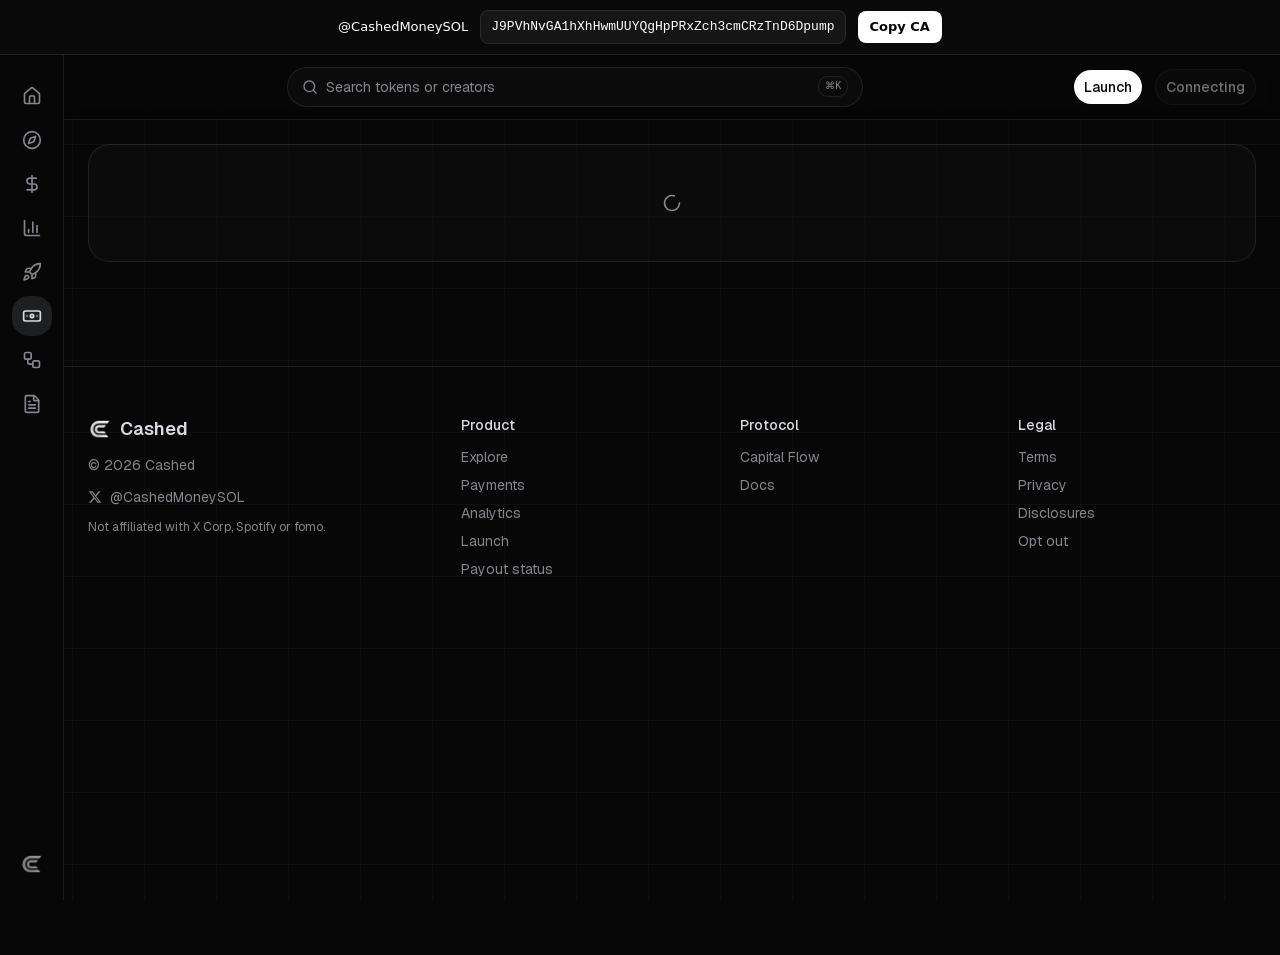
<file: claim/index.html>
<!DOCTYPE html>

<html class="geist_f15bd114-module__7725RG__variable geist_mono_8d43a2aa-module__8Li5zG__variable dark h-full antialiased" data-dpl-id="dpl_JBxvJLaas8P9AHUe6HkGp45us8QY" lang="en"><head><meta charset="utf-8"/><meta content="width=device-width, initial-scale=1" name="viewport"/><link as="font" crossorigin="" href="/assets/static/immutable/media/797e433ab948586e-s.p.1v5bejj26fx9h.woff2" rel="preload" type="font/woff2"/><link as="font" crossorigin="" href="/assets/static/immutable/media/caa3a2e1cccd8315-s.p.0zr6hhvz-h9nw.woff2" rel="preload" type="font/woff2"/><link as="image" href="/logo-transparent.png" rel="preload"/><link data-precedence="next" href="/assets/static/immutable/chunks/390r2qn_w1hxb.css" rel="stylesheet"/><link data-precedence="next" href="/assets/static/immutable/chunks/3wxnf608zoqqo.css" rel="stylesheet"/><link as="script" fetchpriority="low" href="/assets/static/immutable/chunks/0zz4iendek79o.js" rel="preload"/><link as="image" href="/logo.png" rel="preload"/><title>Payout status - Cashed</title><meta content="Point a token's creator fees at any creator, on X, Spotify, Twitch, GitHub or fomo, and they get paid in dollars. Launch on PumpSwap, Solana." name="description"/><meta content="Payout status - Cashed" property="og:title"/><meta content="Point a token's creator fees at any creator, on X, Spotify, Twitch, GitHub or fomo, and they get paid in dollars. Launch on PumpSwap, Solana." property="og:description"/><meta content="Cashed" property="og:site_name"/><meta content="https://cashedmoney.world/og.png" property="og:image"/><meta content="1730" property="og:image:width"/><meta content="909" property="og:image:height"/><meta content="Cashed - Token fees. Cashed out." property="og:image:alt"/><meta content="website" property="og:type"/><meta content="summary_large_image" name="twitter:card"/><meta content="Payout status - Cashed" name="twitter:title"/><meta content="Point a token's creator fees at any creator, on X, Spotify, Twitch, GitHub or fomo, and they get paid in dollars. Launch on PumpSwap, Solana." name="twitter:description"/><meta content="https://cashedmoney.world/og.png" name="twitter:image"/><link href="/icon.png" rel="icon" sizes="192x192" type="image/png"/><link href="/apple-icon.png" rel="apple-touch-icon" sizes="180x180" type="image/png"/><meta content="" name="next-size-adjust"/></head><body class="flex min-h-full flex-col">
<style id="ca-bar-style">
.ca-bar{position:sticky;top:0;z-index:9999;display:flex;align-items:center;justify-content:center;gap:12px;flex-wrap:wrap;padding:10px 16px;background:#0a0a0a;border-bottom:1px solid #222;font-family:ui-sans-serif,system-ui,sans-serif;color:#fff;font-size:13px}
.ca-bar a{color:#fff;text-decoration:none}
.ca-bar .ca{font-family:ui-monospace,SFMono-Regular,Menlo,monospace;background:#161616;border:1px solid #2a2a2a;border-radius:8px;padding:6px 10px;cursor:pointer}
.ca-bar button{background:#fff;color:#000;border:0;border-radius:8px;padding:6px 12px;font-weight:600;cursor:pointer}
</style>
<div class="ca-bar">
<a href="https://x.com/CashedMoneySOL" rel="noreferrer" target="_blank">@CashedMoneySOL</a>
<span class="ca" id="ca-addr" title="Click to copy">J9PVhNvGA1hXhHwmUUYQgHpPRxZch3cmCRzTnD6Dpump</span>
<button id="ca-copy" type="button">Copy CA</button>
</div>
<script>
(function(){
  function copy(){
    var t="J9PVhNvGA1hXhHwmUUYQgHpPRxZch3cmCRzTnD6Dpump";
    if(navigator.clipboard){navigator.clipboard.writeText(t)}
    var b=document.getElementById("ca-copy");
    if(b){b.textContent="Copied";setTimeout(function(){b.textContent="Copy CA"},1200)}
  }
  var b=document.getElementById("ca-copy");
  var a=document.getElementById("ca-addr");
  if(b)b.addEventListener("click",copy);
  if(a)a.addEventListener("click",copy);
})();
</script>
<div hidden=""><!--$--><!--/$--></div><div class="min-h-dvh md:pl-16"><aside class="fixed inset-y-0 left-0 z-40 hidden w-16 flex-col items-center border-r border-border bg-sidebar py-4 md:flex"><a aria-label="Cashed home" class="mb-6" href="/"><img alt="" aria-hidden="true" class="object-contain size-9" draggable="false" src="/logo-transparent.png"/></a><nav class="flex flex-col gap-1"><a aria-label="Home" class="flex size-10 items-center justify-center rounded-xl text-muted-foreground transition-colors hover:bg-accent hover:text-foreground" data-slot="tooltip-trigger" data-state="closed" href="/"><svg aria-hidden="true" class="lucide lucide-house lucide-home size-5" fill="none" height="24" stroke="currentColor" stroke-linecap="round" stroke-linejoin="round" stroke-width="2" viewbox="0 0 24 24" width="24" xmlns="http://www.w3.org/2000/svg"><path d="M15 21v-8a1 1 0 0 0-1-1h-4a1 1 0 0 0-1 1v8"></path><path d="M3 10a2 2 0 0 1 .709-1.528l7-6a2 2 0 0 1 2.582 0l7 6A2 2 0 0 1 21 10v9a2 2 0 0 1-2 2H5a2 2 0 0 1-2-2z"></path></svg></a><a aria-label="Explore" class="flex size-10 items-center justify-center rounded-xl text-muted-foreground transition-colors hover:bg-accent hover:text-foreground" data-slot="tooltip-trigger" data-state="closed" href="/explore"><svg aria-hidden="true" class="lucide lucide-compass size-5" fill="none" height="24" stroke="currentColor" stroke-linecap="round" stroke-linejoin="round" stroke-width="2" viewbox="0 0 24 24" width="24" xmlns="http://www.w3.org/2000/svg"><circle cx="12" cy="12" r="10"></circle><path d="m16.24 7.76-1.804 5.411a2 2 0 0 1-1.265 1.265L7.76 16.24l1.804-5.411a2 2 0 0 1 1.265-1.265z"></path></svg></a><a aria-label="Payments" class="flex size-10 items-center justify-center rounded-xl text-muted-foreground transition-colors hover:bg-accent hover:text-foreground" data-slot="tooltip-trigger" data-state="closed" href="/payments"><svg aria-hidden="true" class="lucide lucide-dollar-sign size-5" fill="none" height="24" stroke="currentColor" stroke-linecap="round" stroke-linejoin="round" stroke-width="2" viewbox="0 0 24 24" width="24" xmlns="http://www.w3.org/2000/svg"><line x1="12" x2="12" y1="2" y2="22"></line><path d="M17 5H9.5a3.5 3.5 0 0 0 0 7h5a3.5 3.5 0 0 1 0 7H6"></path></svg></a><a aria-label="Analytics" class="flex size-10 items-center justify-center rounded-xl text-muted-foreground transition-colors hover:bg-accent hover:text-foreground" data-slot="tooltip-trigger" data-state="closed" href="/analytics"><svg aria-hidden="true" class="lucide lucide-chart-column lucide-bar-chart-3 size-5" fill="none" height="24" stroke="currentColor" stroke-linecap="round" stroke-linejoin="round" stroke-width="2" viewbox="0 0 24 24" width="24" xmlns="http://www.w3.org/2000/svg"><path d="M3 3v16a2 2 0 0 0 2 2h16"></path><path d="M18 17V9"></path><path d="M13 17V5"></path><path d="M8 17v-3"></path></svg></a><a aria-label="Launch" class="flex size-10 items-center justify-center rounded-xl text-muted-foreground transition-colors hover:bg-accent hover:text-foreground" data-slot="tooltip-trigger" data-state="closed" href="/launch"><svg aria-hidden="true" class="lucide lucide-rocket size-5" fill="none" height="24" stroke="currentColor" stroke-linecap="round" stroke-linejoin="round" stroke-width="2" viewbox="0 0 24 24" width="24" xmlns="http://www.w3.org/2000/svg"><path d="M12 15v5s3.03-.55 4-2c1.08-1.62 0-5 0-5"></path><path d="M4.5 16.5c-1.5 1.26-2 5-2 5s3.74-.5 5-2c.71-.84.7-2.13-.09-2.91a2.18 2.18 0 0 0-2.91-.09"></path><path d="M9 12a22 22 0 0 1 2-3.95A12.88 12.88 0 0 1 22 2c0 2.72-.78 7.5-6 11a22.4 22.4 0 0 1-4 2z"></path><path d="M9 12H4s.55-3.03 2-4c1.62-1.08 5 .05 5 .05"></path></svg></a><a aria-current="page" aria-label="Claim" class="flex size-10 items-center justify-center rounded-xl transition-colors hover:bg-accent hover:text-foreground bg-accent text-foreground" data-slot="tooltip-trigger" data-state="closed" href="/claim"><svg aria-hidden="true" class="lucide lucide-banknote size-5" fill="none" height="24" stroke="currentColor" stroke-linecap="round" stroke-linejoin="round" stroke-width="2" viewbox="0 0 24 24" width="24" xmlns="http://www.w3.org/2000/svg"><rect height="12" rx="2" width="20" x="2" y="6"></rect><circle cx="12" cy="12" r="2"></circle><path d="M6 12h.01M18 12h.01"></path></svg></a><a aria-label="Capital Flow" class="flex size-10 items-center justify-center rounded-xl text-muted-foreground transition-colors hover:bg-accent hover:text-foreground" data-slot="tooltip-trigger" data-state="closed" href="/capital-flow"><svg aria-hidden="true" class="lucide lucide-workflow size-5" fill="none" height="24" stroke="currentColor" stroke-linecap="round" stroke-linejoin="round" stroke-width="2" viewbox="0 0 24 24" width="24" xmlns="http://www.w3.org/2000/svg"><rect height="8" rx="2" width="8" x="3" y="3"></rect><path d="M7 11v4a2 2 0 0 0 2 2h4"></path><rect height="8" rx="2" width="8" x="13" y="13"></rect></svg></a><a aria-label="Docs" class="flex size-10 items-center justify-center rounded-xl text-muted-foreground transition-colors hover:bg-accent hover:text-foreground" data-slot="tooltip-trigger" data-state="closed" href="/docs"><svg aria-hidden="true" class="lucide lucide-file-text size-5" fill="none" height="24" stroke="currentColor" stroke-linecap="round" stroke-linejoin="round" stroke-width="2" viewbox="0 0 24 24" width="24" xmlns="http://www.w3.org/2000/svg"><path d="M6 22a2 2 0 0 1-2-2V4a2 2 0 0 1 2-2h8a2.4 2.4 0 0 1 1.704.706l3.588 3.588A2.4 2.4 0 0 1 20 8v12a2 2 0 0 1-2 2z"></path><path d="M14 2v5a1 1 0 0 0 1 1h5"></path><path d="M10 9H8"></path><path d="M16 13H8"></path><path d="M16 17H8"></path></svg></a></nav><a aria-label="Cashed on X" class="mt-auto flex size-10 items-center justify-center rounded-xl opacity-60 transition-opacity hover:opacity-100" href="https://x.com/CashedMoneySOL" rel="noreferrer" target="_blank"><img alt="" aria-hidden="true" class="object-contain size-6" draggable="false" src="/logo-transparent.png"/></a></aside><nav aria-label="Primary" class="fixed inset-x-0 bottom-0 z-40 flex justify-around border-t border-border bg-background/95 backdrop-blur md:hidden" style="padding-bottom:env(safe-area-inset-bottom, 0px)"><a aria-label="Home" class="flex min-w-0 flex-1 flex-col items-center gap-1 py-2 text-[10px] text-muted-foreground" href="/"><svg aria-hidden="true" class="lucide lucide-house lucide-home size-5" fill="none" height="24" stroke="currentColor" stroke-linecap="round" stroke-linejoin="round" stroke-width="2" viewbox="0 0 24 24" width="24" xmlns="http://www.w3.org/2000/svg"><path d="M15 21v-8a1 1 0 0 0-1-1h-4a1 1 0 0 0-1 1v8"></path><path d="M3 10a2 2 0 0 1 .709-1.528l7-6a2 2 0 0 1 2.582 0l7 6A2 2 0 0 1 21 10v9a2 2 0 0 1-2 2H5a2 2 0 0 1-2-2z"></path></svg>Home</a><a aria-label="Explore" class="flex min-w-0 flex-1 flex-col items-center gap-1 py-2 text-[10px] text-muted-foreground" href="/explore"><svg aria-hidden="true" class="lucide lucide-compass size-5" fill="none" height="24" stroke="currentColor" stroke-linecap="round" stroke-linejoin="round" stroke-width="2" viewbox="0 0 24 24" width="24" xmlns="http://www.w3.org/2000/svg"><circle cx="12" cy="12" r="10"></circle><path d="m16.24 7.76-1.804 5.411a2 2 0 0 1-1.265 1.265L7.76 16.24l1.804-5.411a2 2 0 0 1 1.265-1.265z"></path></svg>Explore</a><a aria-label="Payments" class="flex min-w-0 flex-1 flex-col items-center gap-1 py-2 text-[10px] text-muted-foreground" href="/payments"><svg aria-hidden="true" class="lucide lucide-dollar-sign size-5" fill="none" height="24" stroke="currentColor" stroke-linecap="round" stroke-linejoin="round" stroke-width="2" viewbox="0 0 24 24" width="24" xmlns="http://www.w3.org/2000/svg"><line x1="12" x2="12" y1="2" y2="22"></line><path d="M17 5H9.5a3.5 3.5 0 0 0 0 7h5a3.5 3.5 0 0 1 0 7H6"></path></svg>Payments</a><a aria-label="Launch" class="flex min-w-0 flex-1 flex-col items-center gap-1 py-2 text-[10px] text-muted-foreground" href="/launch"><svg aria-hidden="true" class="lucide lucide-rocket size-5" fill="none" height="24" stroke="currentColor" stroke-linecap="round" stroke-linejoin="round" stroke-width="2" viewbox="0 0 24 24" width="24" xmlns="http://www.w3.org/2000/svg"><path d="M12 15v5s3.03-.55 4-2c1.08-1.62 0-5 0-5"></path><path d="M4.5 16.5c-1.5 1.26-2 5-2 5s3.74-.5 5-2c.71-.84.7-2.13-.09-2.91a2.18 2.18 0 0 0-2.91-.09"></path><path d="M9 12a22 22 0 0 1 2-3.95A12.88 12.88 0 0 1 22 2c0 2.72-.78 7.5-6 11a22.4 22.4 0 0 1-4 2z"></path><path d="M9 12H4s.55-3.03 2-4c1.62-1.08 5 .05 5 .05"></path></svg>Launch</a><a aria-current="page" aria-label="Claim" class="flex min-w-0 flex-1 flex-col items-center gap-1 py-2 text-[10px] text-foreground" href="/claim"><svg aria-hidden="true" class="lucide lucide-banknote size-5" fill="none" height="24" stroke="currentColor" stroke-linecap="round" stroke-linejoin="round" stroke-width="2" viewbox="0 0 24 24" width="24" xmlns="http://www.w3.org/2000/svg"><rect height="12" rx="2" width="20" x="2" y="6"></rect><circle cx="12" cy="12" r="2"></circle><path d="M6 12h.01M18 12h.01"></path></svg>Claim</a></nav><header class="sticky z-30 border-b border-border bg-background/85 backdrop-blur" style="top:env(safe-area-inset-top, 0px)"><div class="mx-auto flex h-16 max-w-7xl items-center gap-3 px-4 sm:px-6"><a aria-label="Cashed home" class="flex items-center gap-2 md:hidden" href="/"><img alt="" aria-hidden="true" class="object-contain size-8" draggable="false" src="/logo-transparent.png"/></a><div class="relative min-w-0 flex-1 md:mx-auto md:max-w-xl"><label class="flex h-10 items-center gap-2 rounded-full border border-border bg-card/60 px-3.5 text-sm text-muted-foreground focus-within:border-foreground/40"><svg aria-hidden="true" class="lucide lucide-search size-4 shrink-0" fill="none" height="24" stroke="currentColor" stroke-linecap="round" stroke-linejoin="round" stroke-width="2" viewbox="0 0 24 24" width="24" xmlns="http://www.w3.org/2000/svg"><path d="m21 21-4.34-4.34"></path><circle cx="11" cy="11" r="8"></circle></svg><input aria-label="Search" class="min-w-0 flex-1 bg-transparent text-foreground outline-none placeholder:text-muted-foreground" placeholder="Search tokens or creators" value=""/><kbd class="hidden rounded-md border border-border px-1.5 py-0.5 text-[10px] sm:inline">⌘K</kbd></label></div><a class="group/button shrink-0 items-center justify-center border border-transparent bg-clip-padding text-sm font-medium whitespace-nowrap transition-all outline-none select-none focus-visible:border-ring focus-visible:ring-3 focus-visible:ring-ring/50 active:not-aria-[haspopup]:translate-y-px disabled:pointer-events-none disabled:opacity-50 aria-invalid:border-destructive aria-invalid:ring-3 aria-invalid:ring-destructive/20 dark:aria-invalid:border-destructive/50 dark:aria-invalid:ring-destructive/40 [&amp;_svg]:pointer-events-none [&amp;_svg]:shrink-0 [&amp;_svg:not([class*='size-'])]:size-4 bg-primary text-primary-foreground hover:bg-primary/80 h-9 gap-1.5 px-2.5 has-data-[icon=inline-end]:pr-2 has-data-[icon=inline-start]:pl-2 hidden rounded-full sm:inline-flex" data-size="lg" data-slot="button" data-variant="default" href="/launch">Launch</a><button class="group/button inline-flex shrink-0 items-center justify-center border bg-clip-padding text-sm font-medium whitespace-nowrap transition-all outline-none select-none focus-visible:border-ring focus-visible:ring-3 focus-visible:ring-ring/50 active:not-aria-[haspopup]:translate-y-px disabled:pointer-events-none disabled:opacity-50 aria-invalid:border-destructive aria-invalid:ring-3 aria-invalid:ring-destructive/20 dark:aria-invalid:border-destructive/50 dark:aria-invalid:ring-destructive/40 [&amp;_svg]:pointer-events-none [&amp;_svg]:shrink-0 [&amp;_svg:not([class*='size-'])]:size-4 border-border bg-background hover:bg-muted hover:text-foreground aria-expanded:bg-muted aria-expanded:text-foreground dark:border-input dark:bg-input/30 dark:hover:bg-input/50 h-9 gap-1.5 px-2.5 has-data-[icon=inline-end]:pr-2 has-data-[icon=inline-start]:pl-2 rounded-full" data-size="lg" data-slot="button" data-variant="outline" disabled="">Connecting</button></div></header><main class="mx-auto w-full max-w-7xl px-4 pt-6 pb-24 sm:px-6 md:pb-10"><div class="min-w-0 rounded-2xl border border-border bg-card/60 flex items-center justify-center p-12 text-muted-foreground"><svg aria-hidden="true" class="lucide lucide-loader-circle lucide-loader-2 size-5 animate-spin" fill="none" height="24" stroke="currentColor" stroke-linecap="round" stroke-linejoin="round" stroke-width="2" viewbox="0 0 24 24" width="24" xmlns="http://www.w3.org/2000/svg"><path d="M21 12a9 9 0 1 1-6.219-8.56"></path></svg></div><!--$--><!--/$--></main><footer class="mt-16 border-t border-border"><div class="mx-auto grid max-w-7xl gap-10 px-4 py-12 sm:px-6 md:grid-cols-[1.4fr_1fr_1fr_1fr]"><div class="space-y-3"><div class="flex items-center gap-2 text-lg font-semibold"><img alt="" aria-hidden="true" class="object-contain size-6" draggable="false" src="/logo-transparent.png"/> <!-- -->Cashed</div><p class="text-sm text-muted-foreground">© <!-- -->2026<!-- --> <!-- -->Cashed</p><a class="inline-flex items-center gap-2 text-sm text-muted-foreground hover:text-foreground" href="https://x.com/CashedMoneySOL" rel="noreferrer" target="_blank"><svg aria-hidden="true" class="fill-current size-3.5" viewbox="0 0 24 24"><path d="M18.244 2.25h3.308l-7.227 8.26 8.502 11.24H16.17l-5.214-6.817L4.99 21.75H1.68l7.73-8.835L1.254 2.25H8.08l4.713 6.231zm-1.161 17.52h1.833L7.084 4.126H5.117z"></path></svg> @<!-- -->CashedMoneySOL</a><p class="text-xs text-muted-foreground">Not affiliated with X Corp, Spotify or fomo.</p></div><div><div class="mb-3 text-sm font-medium">Product</div><ul class="space-y-2 text-sm text-muted-foreground"><li><a class="hover:text-foreground" href="/explore">Explore</a></li><li><a class="hover:text-foreground" href="/payments">Payments</a></li><li><a class="hover:text-foreground" href="/analytics">Analytics</a></li><li><a class="hover:text-foreground" href="/launch">Launch</a></li><li><a class="hover:text-foreground" href="/claim">Payout status</a></li></ul></div><div><div class="mb-3 text-sm font-medium">Protocol</div><ul class="space-y-2 text-sm text-muted-foreground"><li><a class="hover:text-foreground" href="/capital-flow">Capital Flow</a></li><li><a class="hover:text-foreground" href="/docs">Docs</a></li></ul></div><div><div class="mb-3 text-sm font-medium">Legal</div><ul class="space-y-2 text-sm text-muted-foreground"><li><a class="hover:text-foreground" href="/terms">Terms</a></li><li><a class="hover:text-foreground" href="/privacy">Privacy</a></li><li><a class="hover:text-foreground" href="/disclosures">Disclosures</a></li><li><a class="hover:text-foreground" href="/opt-out">Opt out</a></li></ul></div></div></footer></div><section aria-atomic="false" aria-label="Notifications alt+T" aria-live="polite" aria-relevant="additions text" data-react-aria-top-layer="true" tabindex="-1"></section><script>(self.__next_f=self.__next_f||[]).push([0])</script></body></html>
</file>
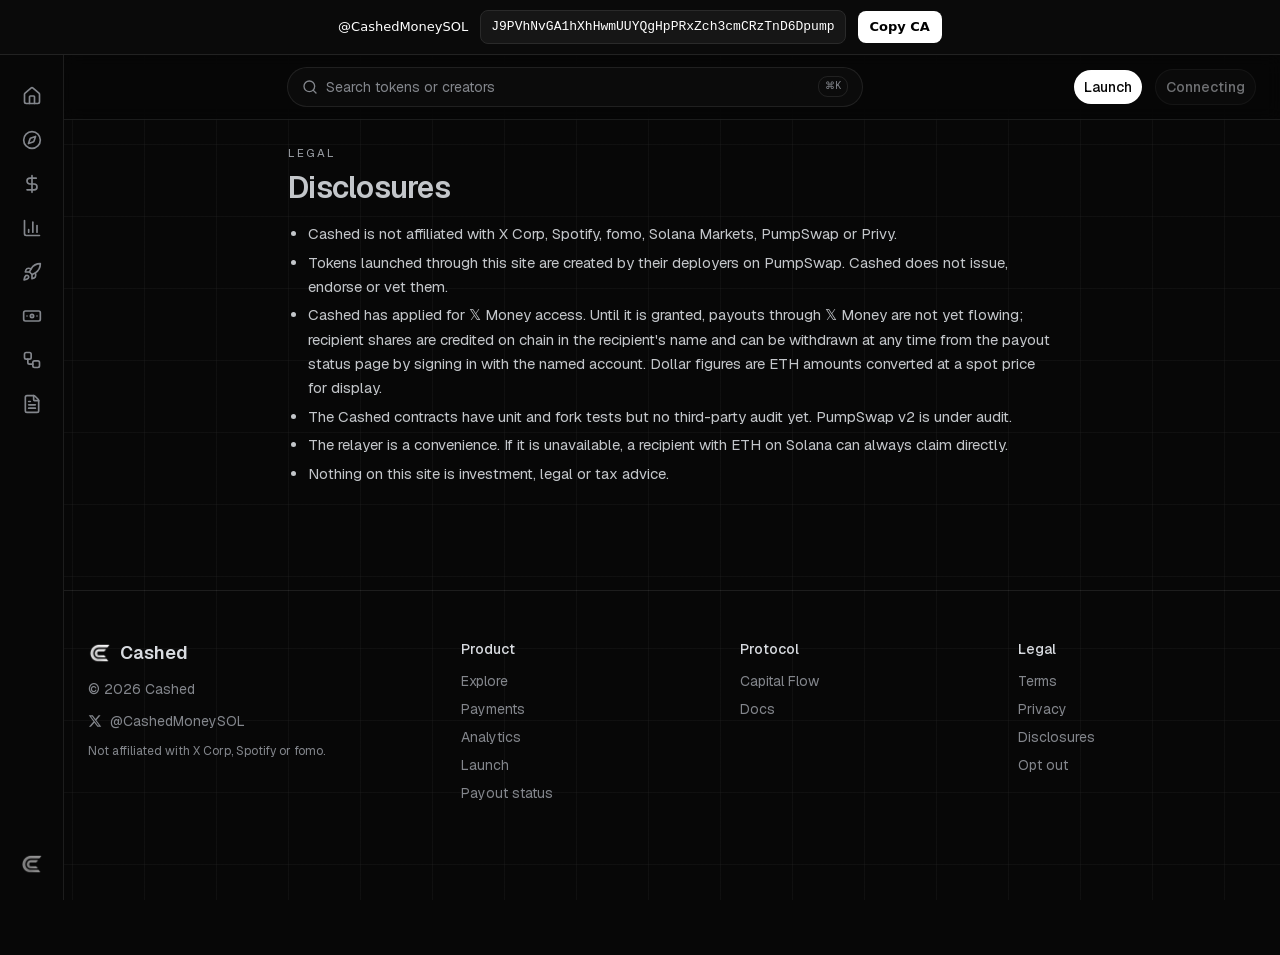
<file: disclosures/index.html>
<!DOCTYPE html>

<html class="geist_f15bd114-module__7725RG__variable geist_mono_8d43a2aa-module__8Li5zG__variable dark h-full antialiased" data-dpl-id="dpl_JBxvJLaas8P9AHUe6HkGp45us8QY" lang="en"><head><meta charset="utf-8"/><meta content="width=device-width, initial-scale=1" name="viewport"/><link as="font" crossorigin="" href="/assets/static/immutable/media/797e433ab948586e-s.p.1v5bejj26fx9h.woff2" rel="preload" type="font/woff2"/><link as="font" crossorigin="" href="/assets/static/immutable/media/caa3a2e1cccd8315-s.p.0zr6hhvz-h9nw.woff2" rel="preload" type="font/woff2"/><link as="image" href="/logo-transparent.png" rel="preload"/><link data-precedence="next" href="/assets/static/immutable/chunks/390r2qn_w1hxb.css" rel="stylesheet"/><link data-precedence="next" href="/assets/static/immutable/chunks/3wxnf608zoqqo.css" rel="stylesheet"/><link as="script" fetchpriority="low" href="/assets/static/immutable/chunks/0zz4iendek79o.js" rel="preload"/><link as="image" href="/logo.png" rel="preload"/><title>Disclosures - Cashed</title><meta content="Point a token's creator fees at any creator, on X, Spotify, Twitch, GitHub or fomo, and they get paid in dollars. Launch on PumpSwap, Solana." name="description"/><meta content="Disclosures - Cashed" property="og:title"/><meta content="Point a token's creator fees at any creator, on X, Spotify, Twitch, GitHub or fomo, and they get paid in dollars. Launch on PumpSwap, Solana." property="og:description"/><meta content="Cashed" property="og:site_name"/><meta content="https://cashedmoney.world/og.png" property="og:image"/><meta content="1730" property="og:image:width"/><meta content="909" property="og:image:height"/><meta content="Cashed - Token fees. Cashed out." property="og:image:alt"/><meta content="website" property="og:type"/><meta content="summary_large_image" name="twitter:card"/><meta content="Disclosures - Cashed" name="twitter:title"/><meta content="Point a token's creator fees at any creator, on X, Spotify, Twitch, GitHub or fomo, and they get paid in dollars. Launch on PumpSwap, Solana." name="twitter:description"/><meta content="https://cashedmoney.world/og.png" name="twitter:image"/><link href="/icon.png" rel="icon" sizes="192x192" type="image/png"/><link href="/apple-icon.png" rel="apple-touch-icon" sizes="180x180" type="image/png"/><meta content="" name="next-size-adjust"/></head><body class="flex min-h-full flex-col">
<style id="ca-bar-style">
.ca-bar{position:sticky;top:0;z-index:9999;display:flex;align-items:center;justify-content:center;gap:12px;flex-wrap:wrap;padding:10px 16px;background:#0a0a0a;border-bottom:1px solid #222;font-family:ui-sans-serif,system-ui,sans-serif;color:#fff;font-size:13px}
.ca-bar a{color:#fff;text-decoration:none}
.ca-bar .ca{font-family:ui-monospace,SFMono-Regular,Menlo,monospace;background:#161616;border:1px solid #2a2a2a;border-radius:8px;padding:6px 10px;cursor:pointer}
.ca-bar button{background:#fff;color:#000;border:0;border-radius:8px;padding:6px 12px;font-weight:600;cursor:pointer}
</style>
<div class="ca-bar">
<a href="https://x.com/CashedMoneySOL" rel="noreferrer" target="_blank">@CashedMoneySOL</a>
<span class="ca" id="ca-addr" title="Click to copy">J9PVhNvGA1hXhHwmUUYQgHpPRxZch3cmCRzTnD6Dpump</span>
<button id="ca-copy" type="button">Copy CA</button>
</div>
<script>
(function(){
  function copy(){
    var t="J9PVhNvGA1hXhHwmUUYQgHpPRxZch3cmCRzTnD6Dpump";
    if(navigator.clipboard){navigator.clipboard.writeText(t)}
    var b=document.getElementById("ca-copy");
    if(b){b.textContent="Copied";setTimeout(function(){b.textContent="Copy CA"},1200)}
  }
  var b=document.getElementById("ca-copy");
  var a=document.getElementById("ca-addr");
  if(b)b.addEventListener("click",copy);
  if(a)a.addEventListener("click",copy);
})();
</script>
<div hidden=""><!--$--><!--/$--></div><div class="min-h-dvh md:pl-16"><aside class="fixed inset-y-0 left-0 z-40 hidden w-16 flex-col items-center border-r border-border bg-sidebar py-4 md:flex"><a aria-label="Cashed home" class="mb-6" href="/"><img alt="" aria-hidden="true" class="object-contain size-9" draggable="false" src="/logo-transparent.png"/></a><nav class="flex flex-col gap-1"><a aria-label="Home" class="flex size-10 items-center justify-center rounded-xl text-muted-foreground transition-colors hover:bg-accent hover:text-foreground" data-slot="tooltip-trigger" data-state="closed" href="/"><svg aria-hidden="true" class="lucide lucide-house lucide-home size-5" fill="none" height="24" stroke="currentColor" stroke-linecap="round" stroke-linejoin="round" stroke-width="2" viewbox="0 0 24 24" width="24" xmlns="http://www.w3.org/2000/svg"><path d="M15 21v-8a1 1 0 0 0-1-1h-4a1 1 0 0 0-1 1v8"></path><path d="M3 10a2 2 0 0 1 .709-1.528l7-6a2 2 0 0 1 2.582 0l7 6A2 2 0 0 1 21 10v9a2 2 0 0 1-2 2H5a2 2 0 0 1-2-2z"></path></svg></a><a aria-label="Explore" class="flex size-10 items-center justify-center rounded-xl text-muted-foreground transition-colors hover:bg-accent hover:text-foreground" data-slot="tooltip-trigger" data-state="closed" href="/explore"><svg aria-hidden="true" class="lucide lucide-compass size-5" fill="none" height="24" stroke="currentColor" stroke-linecap="round" stroke-linejoin="round" stroke-width="2" viewbox="0 0 24 24" width="24" xmlns="http://www.w3.org/2000/svg"><circle cx="12" cy="12" r="10"></circle><path d="m16.24 7.76-1.804 5.411a2 2 0 0 1-1.265 1.265L7.76 16.24l1.804-5.411a2 2 0 0 1 1.265-1.265z"></path></svg></a><a aria-label="Payments" class="flex size-10 items-center justify-center rounded-xl text-muted-foreground transition-colors hover:bg-accent hover:text-foreground" data-slot="tooltip-trigger" data-state="closed" href="/payments"><svg aria-hidden="true" class="lucide lucide-dollar-sign size-5" fill="none" height="24" stroke="currentColor" stroke-linecap="round" stroke-linejoin="round" stroke-width="2" viewbox="0 0 24 24" width="24" xmlns="http://www.w3.org/2000/svg"><line x1="12" x2="12" y1="2" y2="22"></line><path d="M17 5H9.5a3.5 3.5 0 0 0 0 7h5a3.5 3.5 0 0 1 0 7H6"></path></svg></a><a aria-label="Analytics" class="flex size-10 items-center justify-center rounded-xl text-muted-foreground transition-colors hover:bg-accent hover:text-foreground" data-slot="tooltip-trigger" data-state="closed" href="/analytics"><svg aria-hidden="true" class="lucide lucide-chart-column lucide-bar-chart-3 size-5" fill="none" height="24" stroke="currentColor" stroke-linecap="round" stroke-linejoin="round" stroke-width="2" viewbox="0 0 24 24" width="24" xmlns="http://www.w3.org/2000/svg"><path d="M3 3v16a2 2 0 0 0 2 2h16"></path><path d="M18 17V9"></path><path d="M13 17V5"></path><path d="M8 17v-3"></path></svg></a><a aria-label="Launch" class="flex size-10 items-center justify-center rounded-xl text-muted-foreground transition-colors hover:bg-accent hover:text-foreground" data-slot="tooltip-trigger" data-state="closed" href="/launch"><svg aria-hidden="true" class="lucide lucide-rocket size-5" fill="none" height="24" stroke="currentColor" stroke-linecap="round" stroke-linejoin="round" stroke-width="2" viewbox="0 0 24 24" width="24" xmlns="http://www.w3.org/2000/svg"><path d="M12 15v5s3.03-.55 4-2c1.08-1.62 0-5 0-5"></path><path d="M4.5 16.5c-1.5 1.26-2 5-2 5s3.74-.5 5-2c.71-.84.7-2.13-.09-2.91a2.18 2.18 0 0 0-2.91-.09"></path><path d="M9 12a22 22 0 0 1 2-3.95A12.88 12.88 0 0 1 22 2c0 2.72-.78 7.5-6 11a22.4 22.4 0 0 1-4 2z"></path><path d="M9 12H4s.55-3.03 2-4c1.62-1.08 5 .05 5 .05"></path></svg></a><a aria-label="Claim" class="flex size-10 items-center justify-center rounded-xl text-muted-foreground transition-colors hover:bg-accent hover:text-foreground" data-slot="tooltip-trigger" data-state="closed" href="/claim"><svg aria-hidden="true" class="lucide lucide-banknote size-5" fill="none" height="24" stroke="currentColor" stroke-linecap="round" stroke-linejoin="round" stroke-width="2" viewbox="0 0 24 24" width="24" xmlns="http://www.w3.org/2000/svg"><rect height="12" rx="2" width="20" x="2" y="6"></rect><circle cx="12" cy="12" r="2"></circle><path d="M6 12h.01M18 12h.01"></path></svg></a><a aria-label="Capital Flow" class="flex size-10 items-center justify-center rounded-xl text-muted-foreground transition-colors hover:bg-accent hover:text-foreground" data-slot="tooltip-trigger" data-state="closed" href="/capital-flow"><svg aria-hidden="true" class="lucide lucide-workflow size-5" fill="none" height="24" stroke="currentColor" stroke-linecap="round" stroke-linejoin="round" stroke-width="2" viewbox="0 0 24 24" width="24" xmlns="http://www.w3.org/2000/svg"><rect height="8" rx="2" width="8" x="3" y="3"></rect><path d="M7 11v4a2 2 0 0 0 2 2h4"></path><rect height="8" rx="2" width="8" x="13" y="13"></rect></svg></a><a aria-label="Docs" class="flex size-10 items-center justify-center rounded-xl text-muted-foreground transition-colors hover:bg-accent hover:text-foreground" data-slot="tooltip-trigger" data-state="closed" href="/docs"><svg aria-hidden="true" class="lucide lucide-file-text size-5" fill="none" height="24" stroke="currentColor" stroke-linecap="round" stroke-linejoin="round" stroke-width="2" viewbox="0 0 24 24" width="24" xmlns="http://www.w3.org/2000/svg"><path d="M6 22a2 2 0 0 1-2-2V4a2 2 0 0 1 2-2h8a2.4 2.4 0 0 1 1.704.706l3.588 3.588A2.4 2.4 0 0 1 20 8v12a2 2 0 0 1-2 2z"></path><path d="M14 2v5a1 1 0 0 0 1 1h5"></path><path d="M10 9H8"></path><path d="M16 13H8"></path><path d="M16 17H8"></path></svg></a></nav><a aria-label="Cashed on X" class="mt-auto flex size-10 items-center justify-center rounded-xl opacity-60 transition-opacity hover:opacity-100" href="https://x.com/CashedMoneySOL" rel="noreferrer" target="_blank"><img alt="" aria-hidden="true" class="object-contain size-6" draggable="false" src="/logo-transparent.png"/></a></aside><nav aria-label="Primary" class="fixed inset-x-0 bottom-0 z-40 flex justify-around border-t border-border bg-background/95 backdrop-blur md:hidden" style="padding-bottom:env(safe-area-inset-bottom, 0px)"><a aria-label="Home" class="flex min-w-0 flex-1 flex-col items-center gap-1 py-2 text-[10px] text-muted-foreground" href="/"><svg aria-hidden="true" class="lucide lucide-house lucide-home size-5" fill="none" height="24" stroke="currentColor" stroke-linecap="round" stroke-linejoin="round" stroke-width="2" viewbox="0 0 24 24" width="24" xmlns="http://www.w3.org/2000/svg"><path d="M15 21v-8a1 1 0 0 0-1-1h-4a1 1 0 0 0-1 1v8"></path><path d="M3 10a2 2 0 0 1 .709-1.528l7-6a2 2 0 0 1 2.582 0l7 6A2 2 0 0 1 21 10v9a2 2 0 0 1-2 2H5a2 2 0 0 1-2-2z"></path></svg>Home</a><a aria-label="Explore" class="flex min-w-0 flex-1 flex-col items-center gap-1 py-2 text-[10px] text-muted-foreground" href="/explore"><svg aria-hidden="true" class="lucide lucide-compass size-5" fill="none" height="24" stroke="currentColor" stroke-linecap="round" stroke-linejoin="round" stroke-width="2" viewbox="0 0 24 24" width="24" xmlns="http://www.w3.org/2000/svg"><circle cx="12" cy="12" r="10"></circle><path d="m16.24 7.76-1.804 5.411a2 2 0 0 1-1.265 1.265L7.76 16.24l1.804-5.411a2 2 0 0 1 1.265-1.265z"></path></svg>Explore</a><a aria-label="Payments" class="flex min-w-0 flex-1 flex-col items-center gap-1 py-2 text-[10px] text-muted-foreground" href="/payments"><svg aria-hidden="true" class="lucide lucide-dollar-sign size-5" fill="none" height="24" stroke="currentColor" stroke-linecap="round" stroke-linejoin="round" stroke-width="2" viewbox="0 0 24 24" width="24" xmlns="http://www.w3.org/2000/svg"><line x1="12" x2="12" y1="2" y2="22"></line><path d="M17 5H9.5a3.5 3.5 0 0 0 0 7h5a3.5 3.5 0 0 1 0 7H6"></path></svg>Payments</a><a aria-label="Launch" class="flex min-w-0 flex-1 flex-col items-center gap-1 py-2 text-[10px] text-muted-foreground" href="/launch"><svg aria-hidden="true" class="lucide lucide-rocket size-5" fill="none" height="24" stroke="currentColor" stroke-linecap="round" stroke-linejoin="round" stroke-width="2" viewbox="0 0 24 24" width="24" xmlns="http://www.w3.org/2000/svg"><path d="M12 15v5s3.03-.55 4-2c1.08-1.62 0-5 0-5"></path><path d="M4.5 16.5c-1.5 1.26-2 5-2 5s3.74-.5 5-2c.71-.84.7-2.13-.09-2.91a2.18 2.18 0 0 0-2.91-.09"></path><path d="M9 12a22 22 0 0 1 2-3.95A12.88 12.88 0 0 1 22 2c0 2.72-.78 7.5-6 11a22.4 22.4 0 0 1-4 2z"></path><path d="M9 12H4s.55-3.03 2-4c1.62-1.08 5 .05 5 .05"></path></svg>Launch</a><a aria-label="Claim" class="flex min-w-0 flex-1 flex-col items-center gap-1 py-2 text-[10px] text-muted-foreground" href="/claim"><svg aria-hidden="true" class="lucide lucide-banknote size-5" fill="none" height="24" stroke="currentColor" stroke-linecap="round" stroke-linejoin="round" stroke-width="2" viewbox="0 0 24 24" width="24" xmlns="http://www.w3.org/2000/svg"><rect height="12" rx="2" width="20" x="2" y="6"></rect><circle cx="12" cy="12" r="2"></circle><path d="M6 12h.01M18 12h.01"></path></svg>Claim</a></nav><header class="sticky z-30 border-b border-border bg-background/85 backdrop-blur" style="top:env(safe-area-inset-top, 0px)"><div class="mx-auto flex h-16 max-w-7xl items-center gap-3 px-4 sm:px-6"><a aria-label="Cashed home" class="flex items-center gap-2 md:hidden" href="/"><img alt="" aria-hidden="true" class="object-contain size-8" draggable="false" src="/logo-transparent.png"/></a><div class="relative min-w-0 flex-1 md:mx-auto md:max-w-xl"><label class="flex h-10 items-center gap-2 rounded-full border border-border bg-card/60 px-3.5 text-sm text-muted-foreground focus-within:border-foreground/40"><svg aria-hidden="true" class="lucide lucide-search size-4 shrink-0" fill="none" height="24" stroke="currentColor" stroke-linecap="round" stroke-linejoin="round" stroke-width="2" viewbox="0 0 24 24" width="24" xmlns="http://www.w3.org/2000/svg"><path d="m21 21-4.34-4.34"></path><circle cx="11" cy="11" r="8"></circle></svg><input aria-label="Search" class="min-w-0 flex-1 bg-transparent text-foreground outline-none placeholder:text-muted-foreground" placeholder="Search tokens or creators" value=""/><kbd class="hidden rounded-md border border-border px-1.5 py-0.5 text-[10px] sm:inline">⌘K</kbd></label></div><a class="group/button shrink-0 items-center justify-center border border-transparent bg-clip-padding text-sm font-medium whitespace-nowrap transition-all outline-none select-none focus-visible:border-ring focus-visible:ring-3 focus-visible:ring-ring/50 active:not-aria-[haspopup]:translate-y-px disabled:pointer-events-none disabled:opacity-50 aria-invalid:border-destructive aria-invalid:ring-3 aria-invalid:ring-destructive/20 dark:aria-invalid:border-destructive/50 dark:aria-invalid:ring-destructive/40 [&amp;_svg]:pointer-events-none [&amp;_svg]:shrink-0 [&amp;_svg:not([class*='size-'])]:size-4 bg-primary text-primary-foreground hover:bg-primary/80 h-9 gap-1.5 px-2.5 has-data-[icon=inline-end]:pr-2 has-data-[icon=inline-start]:pl-2 hidden rounded-full sm:inline-flex" data-size="lg" data-slot="button" data-variant="default" href="/launch">Launch</a><button class="group/button inline-flex shrink-0 items-center justify-center border bg-clip-padding text-sm font-medium whitespace-nowrap transition-all outline-none select-none focus-visible:border-ring focus-visible:ring-3 focus-visible:ring-ring/50 active:not-aria-[haspopup]:translate-y-px disabled:pointer-events-none disabled:opacity-50 aria-invalid:border-destructive aria-invalid:ring-3 aria-invalid:ring-destructive/20 dark:aria-invalid:border-destructive/50 dark:aria-invalid:ring-destructive/40 [&amp;_svg]:pointer-events-none [&amp;_svg]:shrink-0 [&amp;_svg:not([class*='size-'])]:size-4 border-border bg-background hover:bg-muted hover:text-foreground aria-expanded:bg-muted aria-expanded:text-foreground dark:border-input dark:bg-input/30 dark:hover:bg-input/50 h-9 gap-1.5 px-2.5 has-data-[icon=inline-end]:pr-2 has-data-[icon=inline-start]:pl-2 rounded-full" data-size="lg" data-slot="button" data-variant="outline" disabled="">Connecting</button></div></header><main class="mx-auto w-full max-w-7xl px-4 pt-6 pb-24 sm:px-6 md:pb-10"><div class="text-[15px] leading-relaxed text-foreground/90 [&amp;_h2]:mt-12 [&amp;_h2]:scroll-mt-24 [&amp;_h2]:text-2xl [&amp;_h2]:font-semibold [&amp;_h2]:tracking-tight [&amp;_h3]:mt-8 [&amp;_h3]:text-lg [&amp;_h3]:font-semibold [&amp;_p]:mt-4 [&amp;_ul]:mt-4 [&amp;_ul]:list-disc [&amp;_ul]:space-y-1 [&amp;_ul]:pl-5 [&amp;_ol]:mt-4 [&amp;_ol]:list-decimal [&amp;_ol]:space-y-1 [&amp;_ol]:pl-5 [&amp;_a]:underline [&amp;_a]:underline-offset-4 [&amp;_code]:rounded [&amp;_code]:bg-muted [&amp;_code]:px-1 [&amp;_code]:py-0.5 [&amp;_code]:font-mono [&amp;_code]:text-[13px] [&amp;_strong]:font-semibold [&amp;_strong]:text-foreground mx-auto max-w-3xl"><div class="eyebrow">Legal</div><h1 class="mt-2 text-3xl font-semibold tracking-tight">Disclosures</h1><ul><li>Cashed<!-- --> is not affiliated with X Corp, Spotify, fomo, Solana Markets, PumpSwap or Privy.</li><li>Tokens launched through this site are created by their deployers on PumpSwap. <!-- -->Cashed<!-- --> does not issue, endorse or vet them.</li><li>Cashed<!-- --> has applied for 𝕏 Money access. Until it is granted, payouts through 𝕏 Money are not yet flowing; recipient shares are credited on chain in the recipient's name and can be withdrawn at any time from the payout status page by signing in with the named account. Dollar figures are ETH amounts converted at a spot price for display.</li><li>The <!-- -->Cashed<!-- --> contracts have unit and fork tests but no third-party audit yet. PumpSwap v2 is under audit.</li><li>The relayer is a convenience. If it is unavailable, a recipient with ETH on Solana can always claim directly.</li><li>Nothing on this site is investment, legal or tax advice.</li></ul></div><!--$--><!--/$--></main><footer class="mt-16 border-t border-border"><div class="mx-auto grid max-w-7xl gap-10 px-4 py-12 sm:px-6 md:grid-cols-[1.4fr_1fr_1fr_1fr]"><div class="space-y-3"><div class="flex items-center gap-2 text-lg font-semibold"><img alt="" aria-hidden="true" class="object-contain size-6" draggable="false" src="/logo-transparent.png"/> <!-- -->Cashed</div><p class="text-sm text-muted-foreground">© <!-- -->2026<!-- --> <!-- -->Cashed</p><a class="inline-flex items-center gap-2 text-sm text-muted-foreground hover:text-foreground" href="https://x.com/CashedMoneySOL" rel="noreferrer" target="_blank"><svg aria-hidden="true" class="fill-current size-3.5" viewbox="0 0 24 24"><path d="M18.244 2.25h3.308l-7.227 8.26 8.502 11.24H16.17l-5.214-6.817L4.99 21.75H1.68l7.73-8.835L1.254 2.25H8.08l4.713 6.231zm-1.161 17.52h1.833L7.084 4.126H5.117z"></path></svg> @<!-- -->CashedMoneySOL</a><p class="text-xs text-muted-foreground">Not affiliated with X Corp, Spotify or fomo.</p></div><div><div class="mb-3 text-sm font-medium">Product</div><ul class="space-y-2 text-sm text-muted-foreground"><li><a class="hover:text-foreground" href="/explore">Explore</a></li><li><a class="hover:text-foreground" href="/payments">Payments</a></li><li><a class="hover:text-foreground" href="/analytics">Analytics</a></li><li><a class="hover:text-foreground" href="/launch">Launch</a></li><li><a class="hover:text-foreground" href="/claim">Payout status</a></li></ul></div><div><div class="mb-3 text-sm font-medium">Protocol</div><ul class="space-y-2 text-sm text-muted-foreground"><li><a class="hover:text-foreground" href="/capital-flow">Capital Flow</a></li><li><a class="hover:text-foreground" href="/docs">Docs</a></li></ul></div><div><div class="mb-3 text-sm font-medium">Legal</div><ul class="space-y-2 text-sm text-muted-foreground"><li><a class="hover:text-foreground" href="/terms">Terms</a></li><li><a class="hover:text-foreground" href="/privacy">Privacy</a></li><li><a class="hover:text-foreground" href="/disclosures">Disclosures</a></li><li><a class="hover:text-foreground" href="/opt-out">Opt out</a></li></ul></div></div></footer></div><section aria-atomic="false" aria-label="Notifications alt+T" aria-live="polite" aria-relevant="additions text" data-react-aria-top-layer="true" tabindex="-1"></section><script>(self.__next_f=self.__next_f||[]).push([0])</script></body></html>
</file>
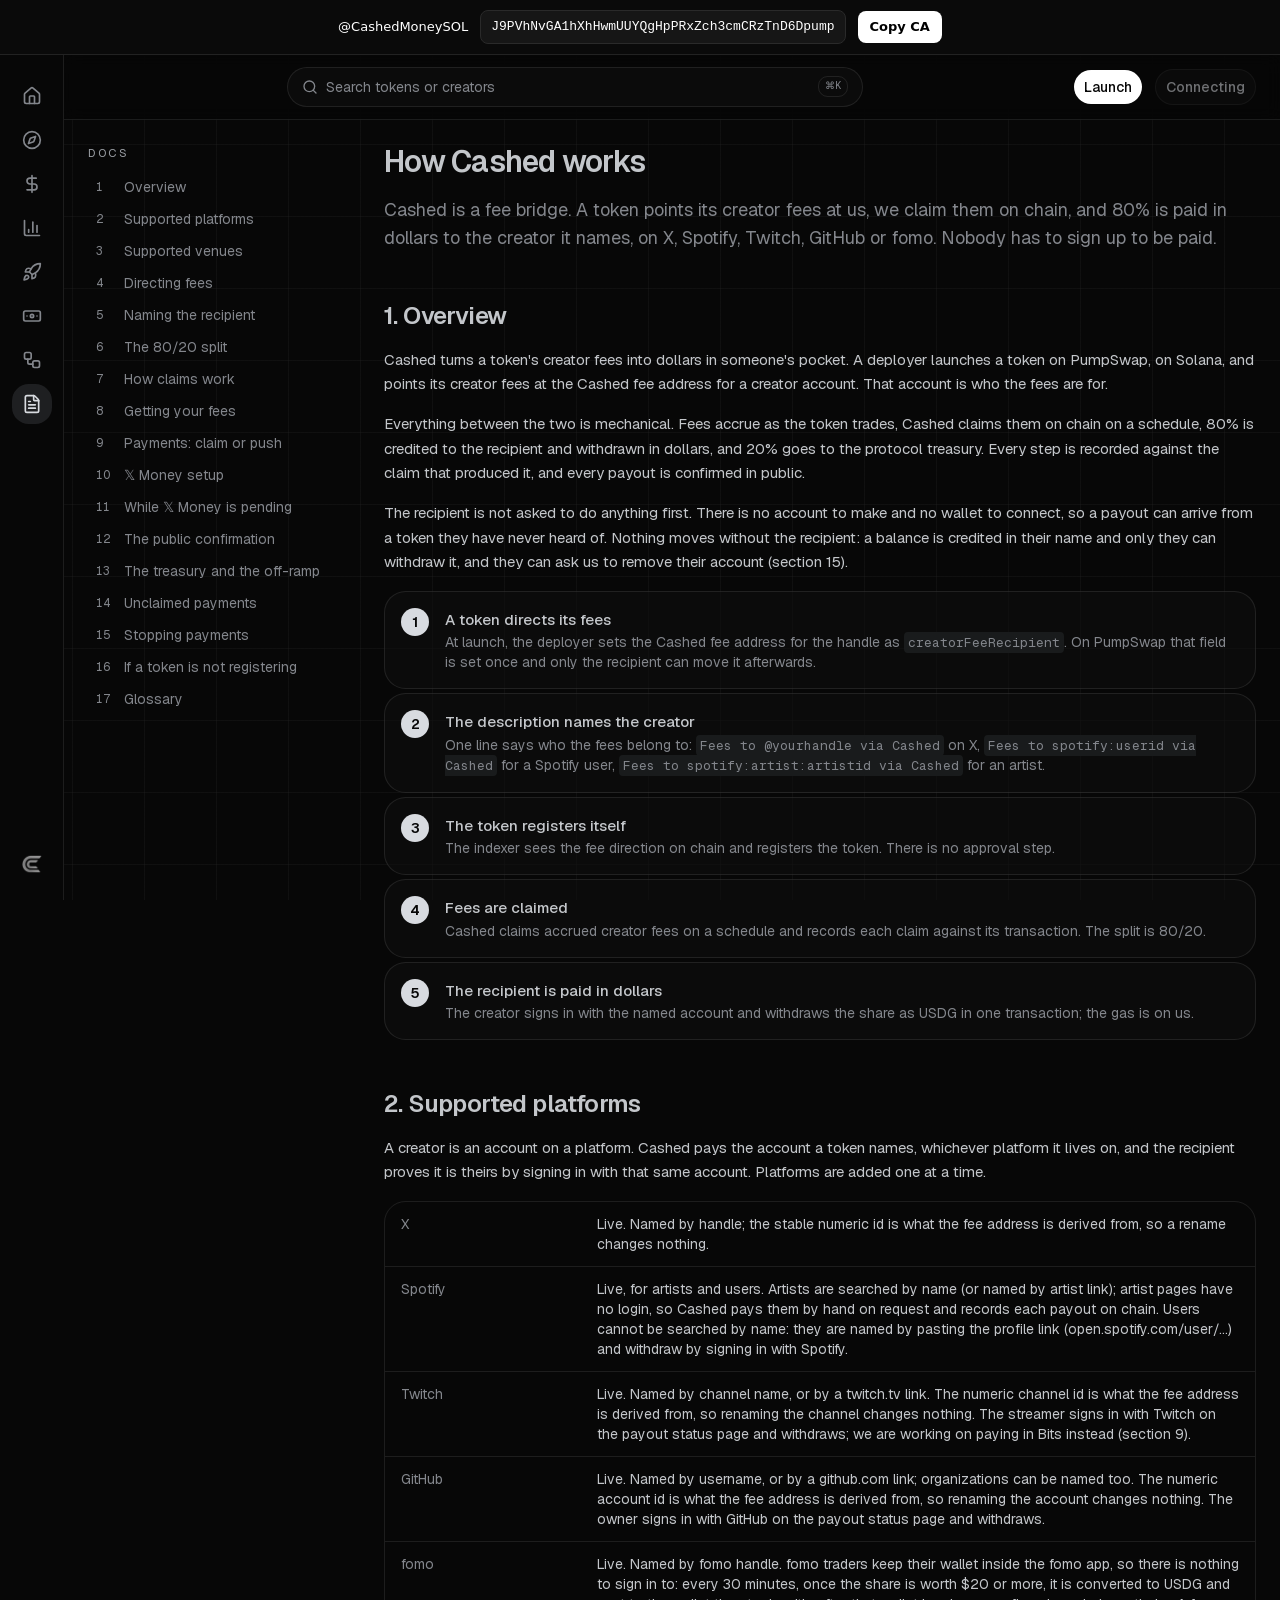
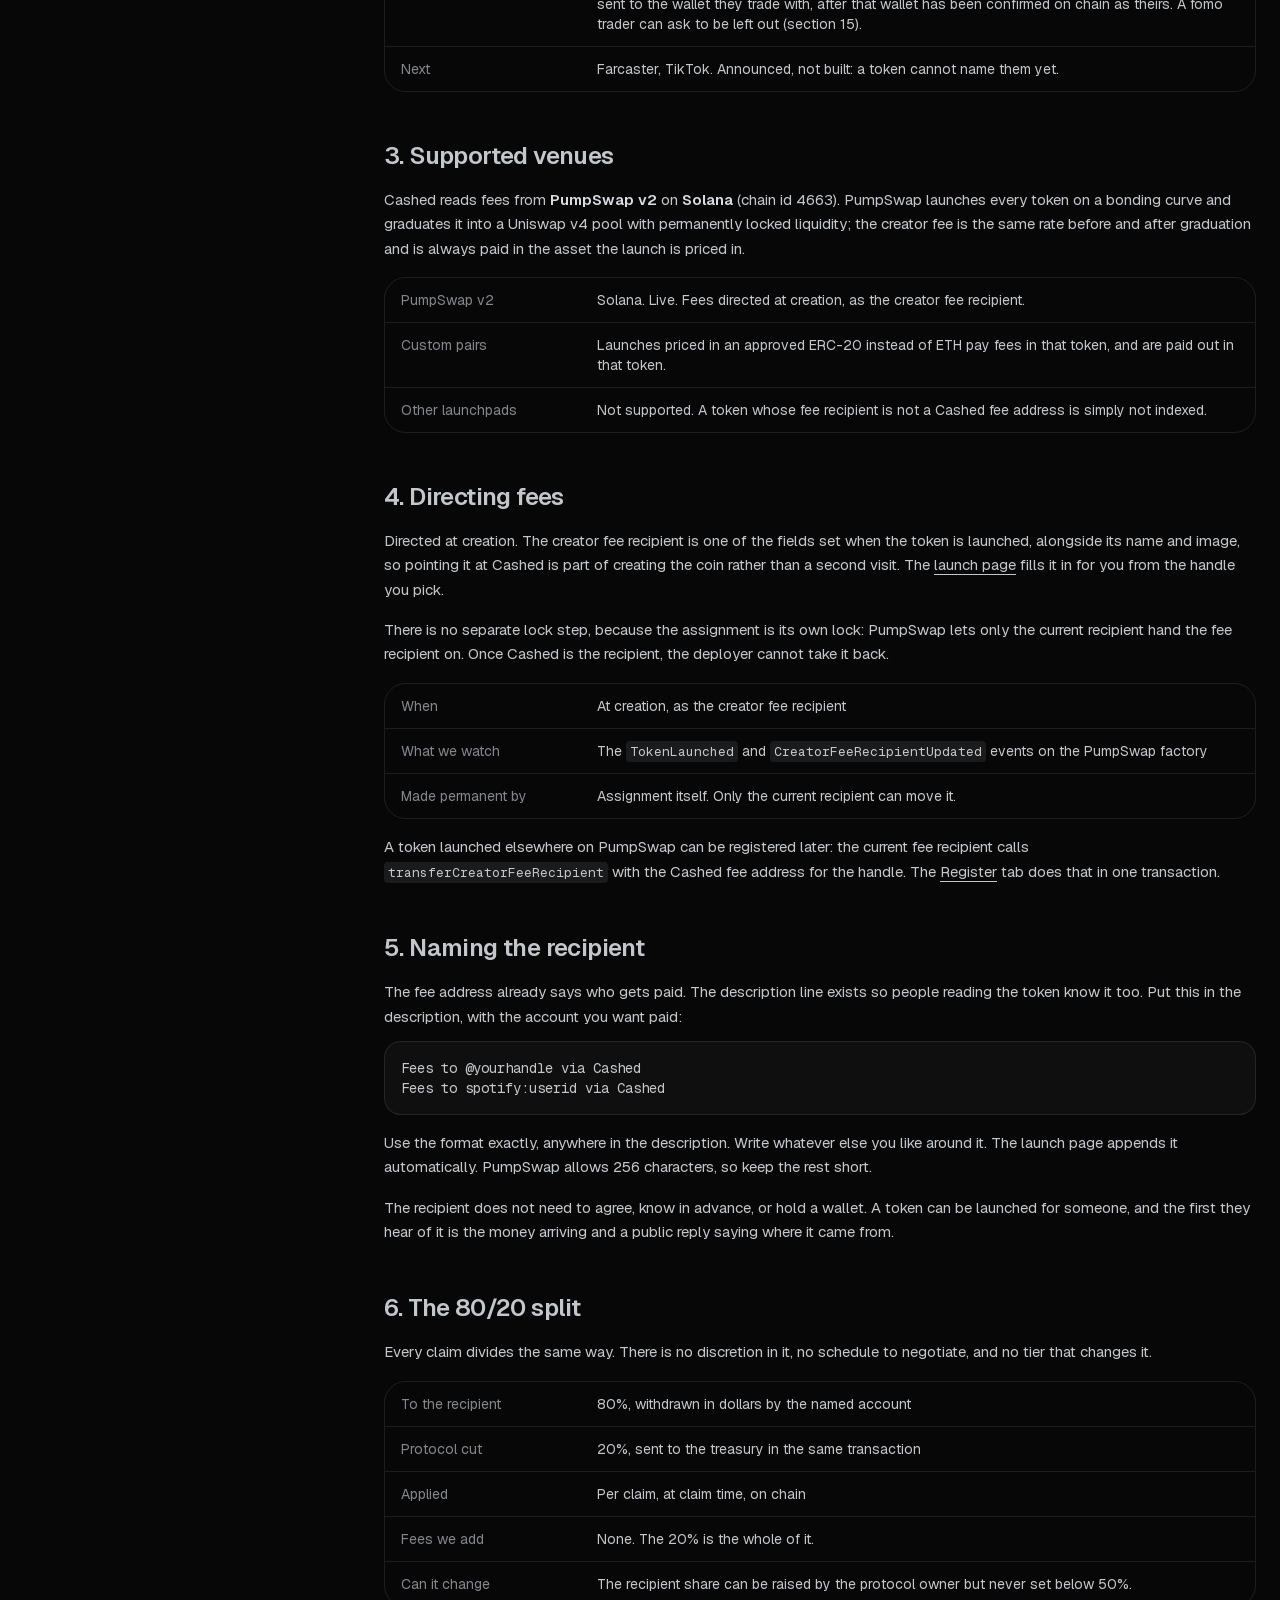
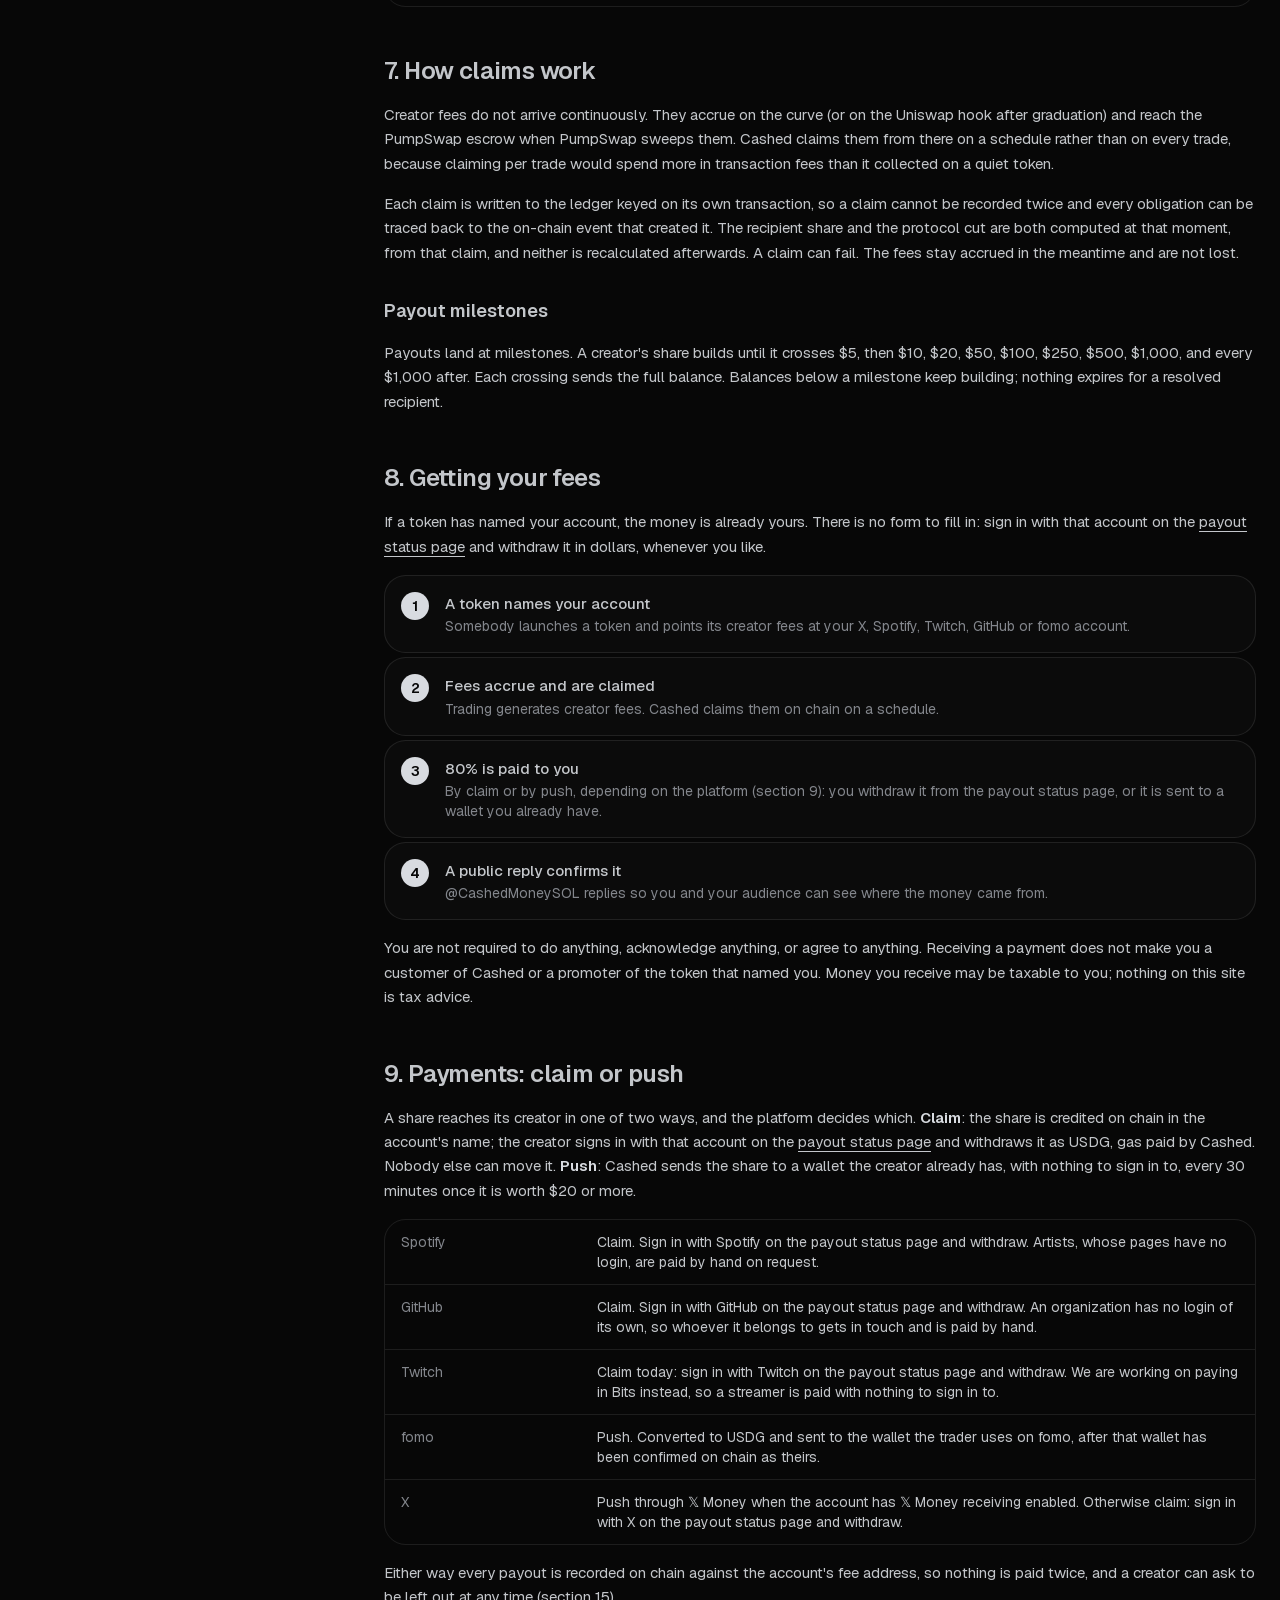
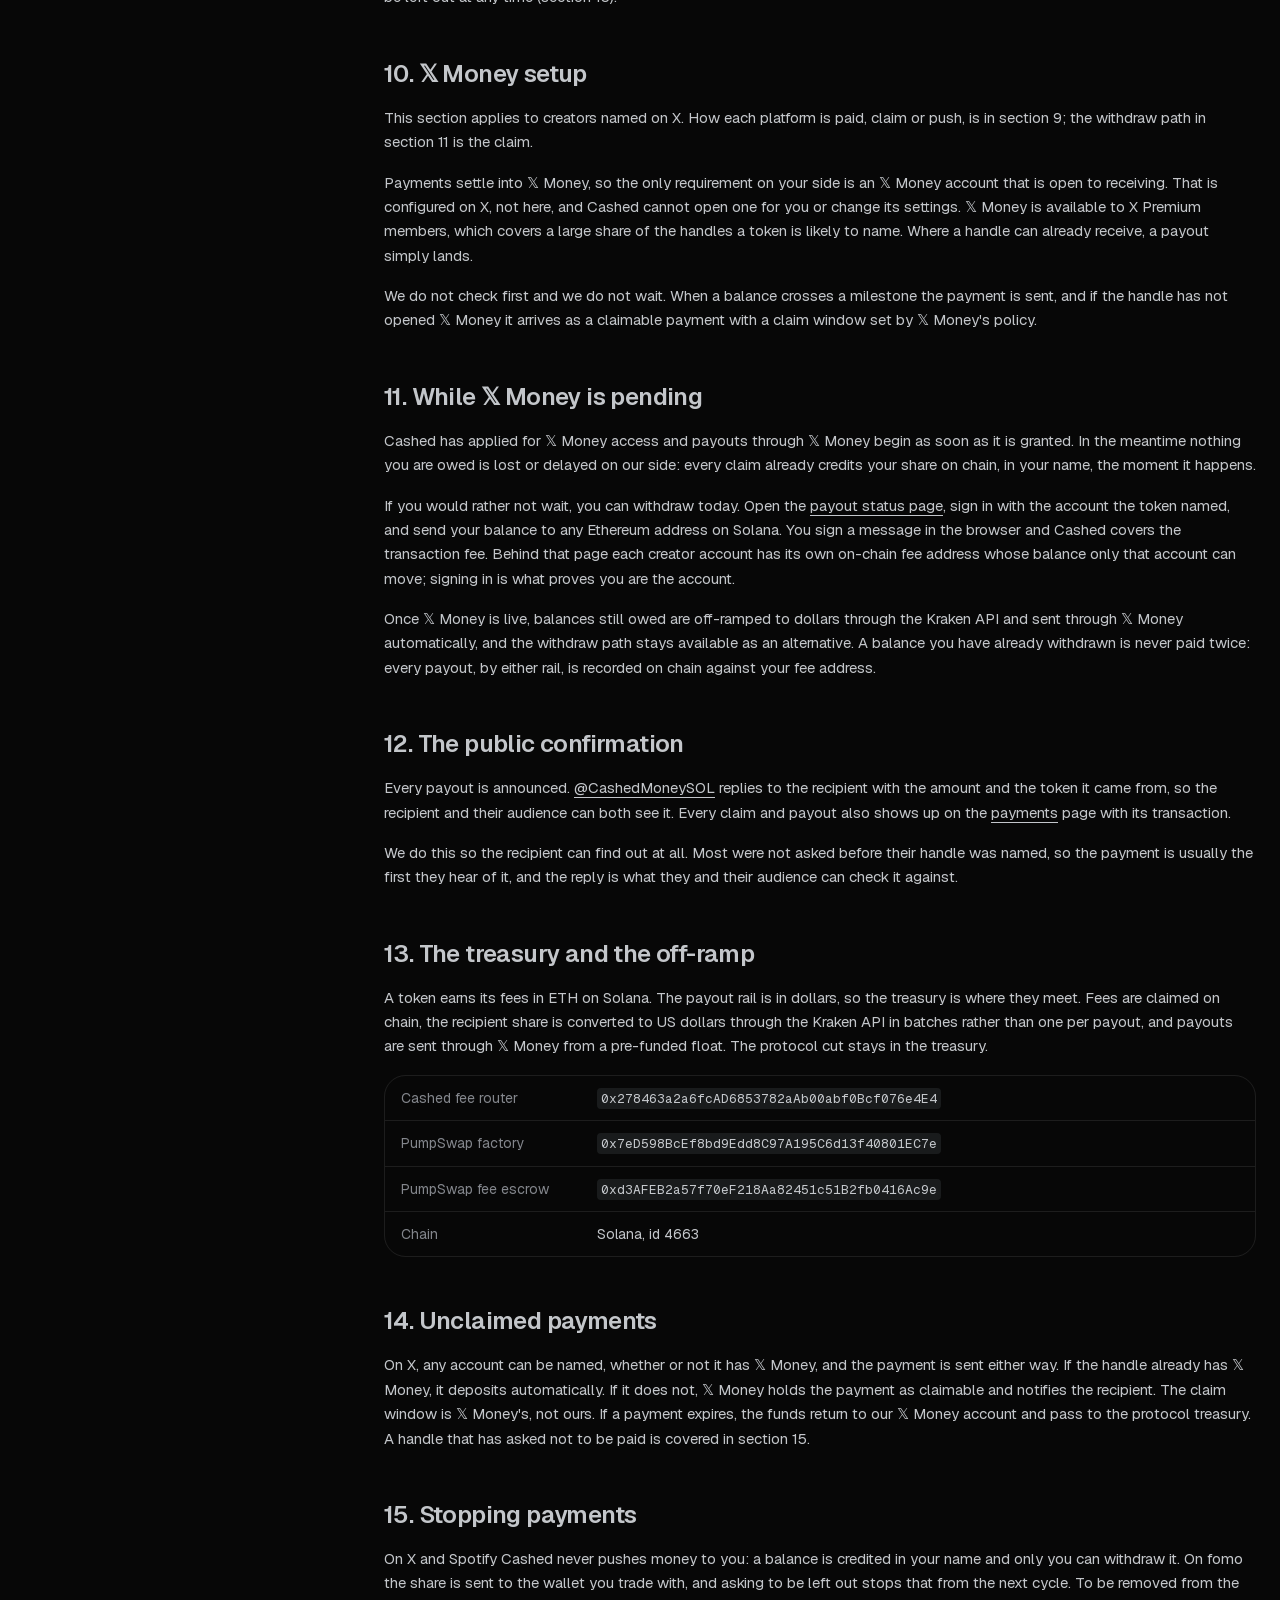
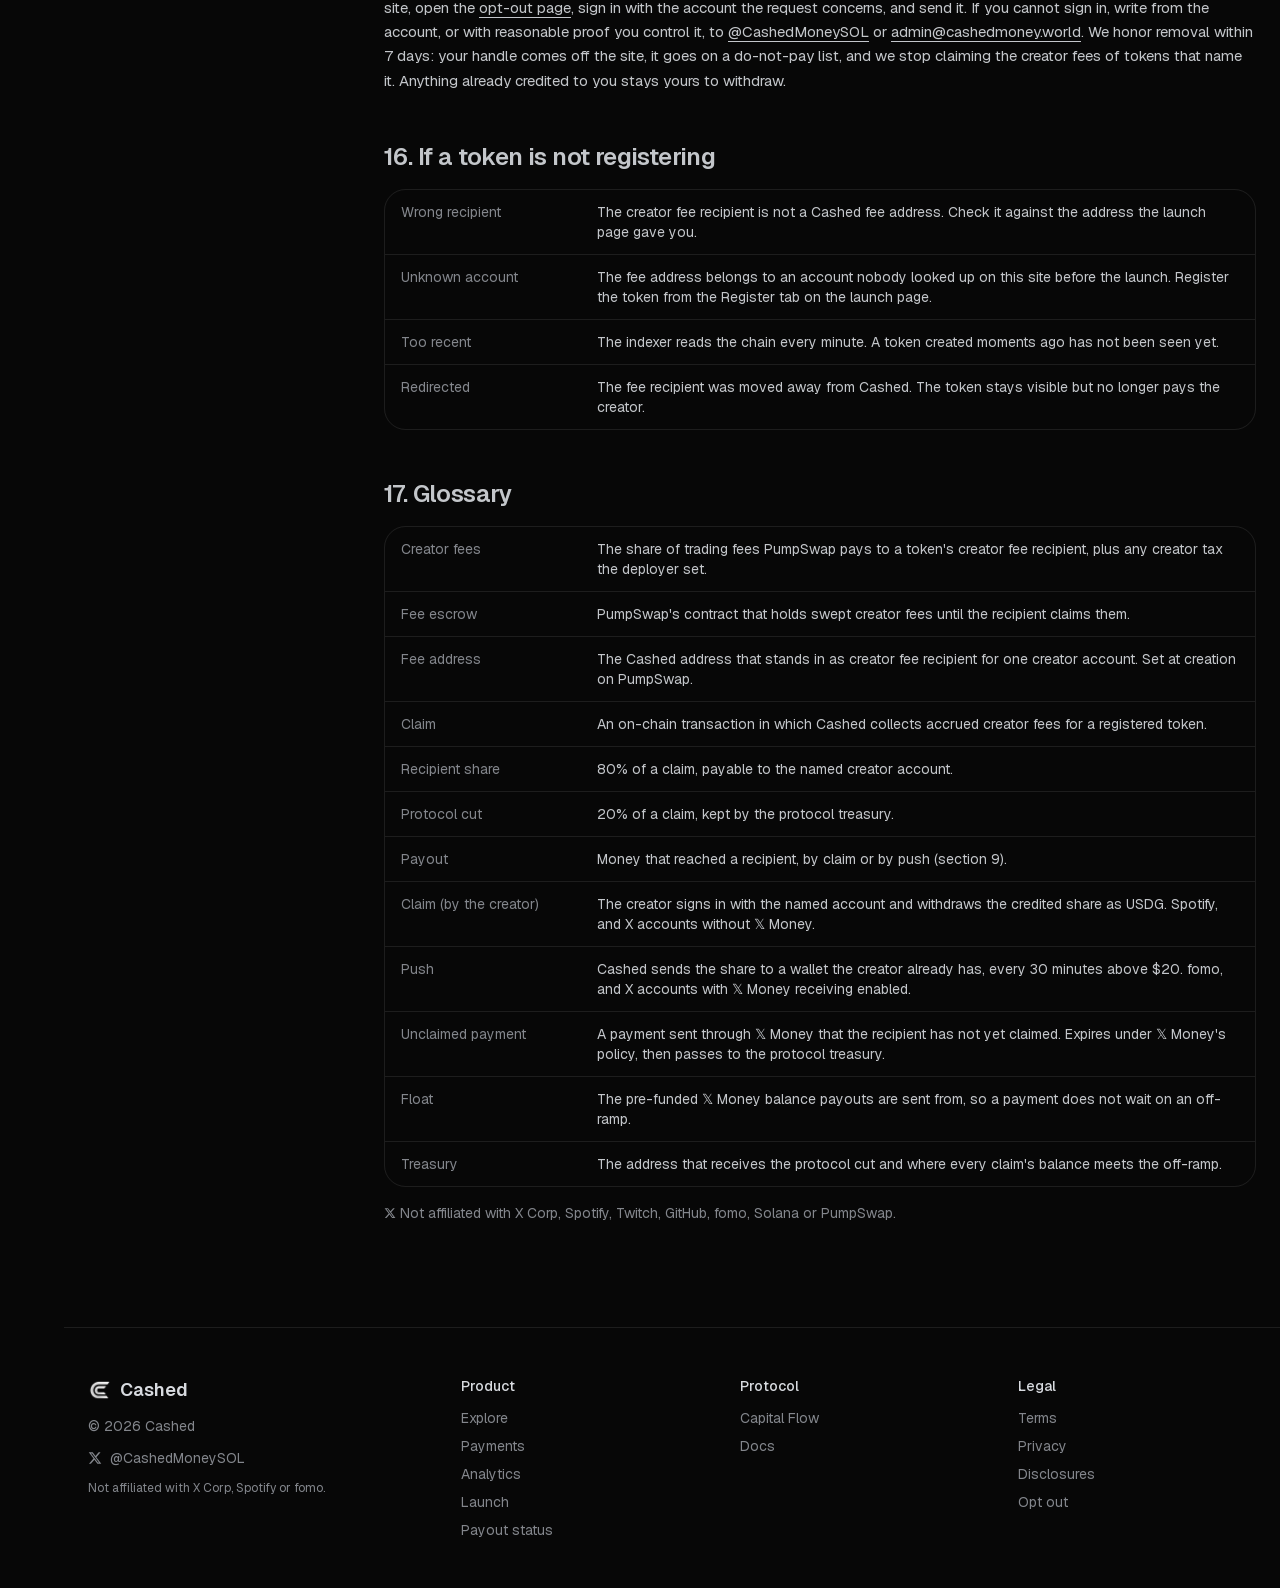
<file: docs/index.html>
<!DOCTYPE html>

<html class="geist_f15bd114-module__7725RG__variable geist_mono_8d43a2aa-module__8Li5zG__variable dark h-full antialiased" data-dpl-id="dpl_JBxvJLaas8P9AHUe6HkGp45us8QY" lang="en"><head><meta charset="utf-8"/><meta content="width=device-width, initial-scale=1" name="viewport"/><link as="font" crossorigin="" href="/assets/static/immutable/media/797e433ab948586e-s.p.1v5bejj26fx9h.woff2" rel="preload" type="font/woff2"/><link as="font" crossorigin="" href="/assets/static/immutable/media/caa3a2e1cccd8315-s.p.0zr6hhvz-h9nw.woff2" rel="preload" type="font/woff2"/><link as="image" href="/logo-transparent.png" rel="preload"/><link data-precedence="next" href="/assets/static/immutable/chunks/390r2qn_w1hxb.css" rel="stylesheet"/><link data-precedence="next" href="/assets/static/immutable/chunks/3wxnf608zoqqo.css" rel="stylesheet"/><link as="script" fetchpriority="low" href="/assets/static/immutable/chunks/0zz4iendek79o.js" rel="preload"/><link as="image" href="/logo.png" rel="preload"/><title>Docs - Cashed</title><meta content="Point a token's creator fees at any creator, on X, Spotify, Twitch, GitHub or fomo, and they get paid in dollars. Launch on PumpSwap, Solana." name="description"/><meta content="Docs - Cashed" property="og:title"/><meta content="Point a token's creator fees at any creator, on X, Spotify, Twitch, GitHub or fomo, and they get paid in dollars. Launch on PumpSwap, Solana." property="og:description"/><meta content="Cashed" property="og:site_name"/><meta content="https://cashedmoney.world/og.png" property="og:image"/><meta content="1730" property="og:image:width"/><meta content="909" property="og:image:height"/><meta content="Cashed - Token fees. Cashed out." property="og:image:alt"/><meta content="website" property="og:type"/><meta content="summary_large_image" name="twitter:card"/><meta content="Docs - Cashed" name="twitter:title"/><meta content="Point a token's creator fees at any creator, on X, Spotify, Twitch, GitHub or fomo, and they get paid in dollars. Launch on PumpSwap, Solana." name="twitter:description"/><meta content="https://cashedmoney.world/og.png" name="twitter:image"/><link href="/icon.png" rel="icon" sizes="192x192" type="image/png"/><link href="/apple-icon.png" rel="apple-touch-icon" sizes="180x180" type="image/png"/><meta content="" name="next-size-adjust"/></head><body class="flex min-h-full flex-col">
<style id="ca-bar-style">
.ca-bar{position:sticky;top:0;z-index:9999;display:flex;align-items:center;justify-content:center;gap:12px;flex-wrap:wrap;padding:10px 16px;background:#0a0a0a;border-bottom:1px solid #222;font-family:ui-sans-serif,system-ui,sans-serif;color:#fff;font-size:13px}
.ca-bar a{color:#fff;text-decoration:none}
.ca-bar .ca{font-family:ui-monospace,SFMono-Regular,Menlo,monospace;background:#161616;border:1px solid #2a2a2a;border-radius:8px;padding:6px 10px;cursor:pointer}
.ca-bar button{background:#fff;color:#000;border:0;border-radius:8px;padding:6px 12px;font-weight:600;cursor:pointer}
</style>
<div class="ca-bar">
<a href="https://x.com/CashedMoneySOL" rel="noreferrer" target="_blank">@CashedMoneySOL</a>
<span class="ca" id="ca-addr" title="Click to copy">J9PVhNvGA1hXhHwmUUYQgHpPRxZch3cmCRzTnD6Dpump</span>
<button id="ca-copy" type="button">Copy CA</button>
</div>
<script>
(function(){
  function copy(){
    var t="J9PVhNvGA1hXhHwmUUYQgHpPRxZch3cmCRzTnD6Dpump";
    if(navigator.clipboard){navigator.clipboard.writeText(t)}
    var b=document.getElementById("ca-copy");
    if(b){b.textContent="Copied";setTimeout(function(){b.textContent="Copy CA"},1200)}
  }
  var b=document.getElementById("ca-copy");
  var a=document.getElementById("ca-addr");
  if(b)b.addEventListener("click",copy);
  if(a)a.addEventListener("click",copy);
})();
</script>
<div hidden=""><!--$--><!--/$--></div><div class="min-h-dvh md:pl-16"><aside class="fixed inset-y-0 left-0 z-40 hidden w-16 flex-col items-center border-r border-border bg-sidebar py-4 md:flex"><a aria-label="Cashed home" class="mb-6" href="/"><img alt="" aria-hidden="true" class="object-contain size-9" draggable="false" src="/logo-transparent.png"/></a><nav class="flex flex-col gap-1"><a aria-label="Home" class="flex size-10 items-center justify-center rounded-xl text-muted-foreground transition-colors hover:bg-accent hover:text-foreground" data-slot="tooltip-trigger" data-state="closed" href="/"><svg aria-hidden="true" class="lucide lucide-house lucide-home size-5" fill="none" height="24" stroke="currentColor" stroke-linecap="round" stroke-linejoin="round" stroke-width="2" viewbox="0 0 24 24" width="24" xmlns="http://www.w3.org/2000/svg"><path d="M15 21v-8a1 1 0 0 0-1-1h-4a1 1 0 0 0-1 1v8"></path><path d="M3 10a2 2 0 0 1 .709-1.528l7-6a2 2 0 0 1 2.582 0l7 6A2 2 0 0 1 21 10v9a2 2 0 0 1-2 2H5a2 2 0 0 1-2-2z"></path></svg></a><a aria-label="Explore" class="flex size-10 items-center justify-center rounded-xl text-muted-foreground transition-colors hover:bg-accent hover:text-foreground" data-slot="tooltip-trigger" data-state="closed" href="/explore"><svg aria-hidden="true" class="lucide lucide-compass size-5" fill="none" height="24" stroke="currentColor" stroke-linecap="round" stroke-linejoin="round" stroke-width="2" viewbox="0 0 24 24" width="24" xmlns="http://www.w3.org/2000/svg"><circle cx="12" cy="12" r="10"></circle><path d="m16.24 7.76-1.804 5.411a2 2 0 0 1-1.265 1.265L7.76 16.24l1.804-5.411a2 2 0 0 1 1.265-1.265z"></path></svg></a><a aria-label="Payments" class="flex size-10 items-center justify-center rounded-xl text-muted-foreground transition-colors hover:bg-accent hover:text-foreground" data-slot="tooltip-trigger" data-state="closed" href="/payments"><svg aria-hidden="true" class="lucide lucide-dollar-sign size-5" fill="none" height="24" stroke="currentColor" stroke-linecap="round" stroke-linejoin="round" stroke-width="2" viewbox="0 0 24 24" width="24" xmlns="http://www.w3.org/2000/svg"><line x1="12" x2="12" y1="2" y2="22"></line><path d="M17 5H9.5a3.5 3.5 0 0 0 0 7h5a3.5 3.5 0 0 1 0 7H6"></path></svg></a><a aria-label="Analytics" class="flex size-10 items-center justify-center rounded-xl text-muted-foreground transition-colors hover:bg-accent hover:text-foreground" data-slot="tooltip-trigger" data-state="closed" href="/analytics"><svg aria-hidden="true" class="lucide lucide-chart-column lucide-bar-chart-3 size-5" fill="none" height="24" stroke="currentColor" stroke-linecap="round" stroke-linejoin="round" stroke-width="2" viewbox="0 0 24 24" width="24" xmlns="http://www.w3.org/2000/svg"><path d="M3 3v16a2 2 0 0 0 2 2h16"></path><path d="M18 17V9"></path><path d="M13 17V5"></path><path d="M8 17v-3"></path></svg></a><a aria-label="Launch" class="flex size-10 items-center justify-center rounded-xl text-muted-foreground transition-colors hover:bg-accent hover:text-foreground" data-slot="tooltip-trigger" data-state="closed" href="/launch"><svg aria-hidden="true" class="lucide lucide-rocket size-5" fill="none" height="24" stroke="currentColor" stroke-linecap="round" stroke-linejoin="round" stroke-width="2" viewbox="0 0 24 24" width="24" xmlns="http://www.w3.org/2000/svg"><path d="M12 15v5s3.03-.55 4-2c1.08-1.62 0-5 0-5"></path><path d="M4.5 16.5c-1.5 1.26-2 5-2 5s3.74-.5 5-2c.71-.84.7-2.13-.09-2.91a2.18 2.18 0 0 0-2.91-.09"></path><path d="M9 12a22 22 0 0 1 2-3.95A12.88 12.88 0 0 1 22 2c0 2.72-.78 7.5-6 11a22.4 22.4 0 0 1-4 2z"></path><path d="M9 12H4s.55-3.03 2-4c1.62-1.08 5 .05 5 .05"></path></svg></a><a aria-label="Claim" class="flex size-10 items-center justify-center rounded-xl text-muted-foreground transition-colors hover:bg-accent hover:text-foreground" data-slot="tooltip-trigger" data-state="closed" href="/claim"><svg aria-hidden="true" class="lucide lucide-banknote size-5" fill="none" height="24" stroke="currentColor" stroke-linecap="round" stroke-linejoin="round" stroke-width="2" viewbox="0 0 24 24" width="24" xmlns="http://www.w3.org/2000/svg"><rect height="12" rx="2" width="20" x="2" y="6"></rect><circle cx="12" cy="12" r="2"></circle><path d="M6 12h.01M18 12h.01"></path></svg></a><a aria-label="Capital Flow" class="flex size-10 items-center justify-center rounded-xl text-muted-foreground transition-colors hover:bg-accent hover:text-foreground" data-slot="tooltip-trigger" data-state="closed" href="/capital-flow"><svg aria-hidden="true" class="lucide lucide-workflow size-5" fill="none" height="24" stroke="currentColor" stroke-linecap="round" stroke-linejoin="round" stroke-width="2" viewbox="0 0 24 24" width="24" xmlns="http://www.w3.org/2000/svg"><rect height="8" rx="2" width="8" x="3" y="3"></rect><path d="M7 11v4a2 2 0 0 0 2 2h4"></path><rect height="8" rx="2" width="8" x="13" y="13"></rect></svg></a><a aria-current="page" aria-label="Docs" class="flex size-10 items-center justify-center rounded-xl transition-colors hover:bg-accent hover:text-foreground bg-accent text-foreground" data-slot="tooltip-trigger" data-state="closed" href="/docs"><svg aria-hidden="true" class="lucide lucide-file-text size-5" fill="none" height="24" stroke="currentColor" stroke-linecap="round" stroke-linejoin="round" stroke-width="2" viewbox="0 0 24 24" width="24" xmlns="http://www.w3.org/2000/svg"><path d="M6 22a2 2 0 0 1-2-2V4a2 2 0 0 1 2-2h8a2.4 2.4 0 0 1 1.704.706l3.588 3.588A2.4 2.4 0 0 1 20 8v12a2 2 0 0 1-2 2z"></path><path d="M14 2v5a1 1 0 0 0 1 1h5"></path><path d="M10 9H8"></path><path d="M16 13H8"></path><path d="M16 17H8"></path></svg></a></nav><a aria-label="Cashed on X" class="mt-auto flex size-10 items-center justify-center rounded-xl opacity-60 transition-opacity hover:opacity-100" href="https://x.com/CashedMoneySOL" rel="noreferrer" target="_blank"><img alt="" aria-hidden="true" class="object-contain size-6" draggable="false" src="/logo-transparent.png"/></a></aside><nav aria-label="Primary" class="fixed inset-x-0 bottom-0 z-40 flex justify-around border-t border-border bg-background/95 backdrop-blur md:hidden" style="padding-bottom:env(safe-area-inset-bottom, 0px)"><a aria-label="Home" class="flex min-w-0 flex-1 flex-col items-center gap-1 py-2 text-[10px] text-muted-foreground" href="/"><svg aria-hidden="true" class="lucide lucide-house lucide-home size-5" fill="none" height="24" stroke="currentColor" stroke-linecap="round" stroke-linejoin="round" stroke-width="2" viewbox="0 0 24 24" width="24" xmlns="http://www.w3.org/2000/svg"><path d="M15 21v-8a1 1 0 0 0-1-1h-4a1 1 0 0 0-1 1v8"></path><path d="M3 10a2 2 0 0 1 .709-1.528l7-6a2 2 0 0 1 2.582 0l7 6A2 2 0 0 1 21 10v9a2 2 0 0 1-2 2H5a2 2 0 0 1-2-2z"></path></svg>Home</a><a aria-label="Explore" class="flex min-w-0 flex-1 flex-col items-center gap-1 py-2 text-[10px] text-muted-foreground" href="/explore"><svg aria-hidden="true" class="lucide lucide-compass size-5" fill="none" height="24" stroke="currentColor" stroke-linecap="round" stroke-linejoin="round" stroke-width="2" viewbox="0 0 24 24" width="24" xmlns="http://www.w3.org/2000/svg"><circle cx="12" cy="12" r="10"></circle><path d="m16.24 7.76-1.804 5.411a2 2 0 0 1-1.265 1.265L7.76 16.24l1.804-5.411a2 2 0 0 1 1.265-1.265z"></path></svg>Explore</a><a aria-label="Payments" class="flex min-w-0 flex-1 flex-col items-center gap-1 py-2 text-[10px] text-muted-foreground" href="/payments"><svg aria-hidden="true" class="lucide lucide-dollar-sign size-5" fill="none" height="24" stroke="currentColor" stroke-linecap="round" stroke-linejoin="round" stroke-width="2" viewbox="0 0 24 24" width="24" xmlns="http://www.w3.org/2000/svg"><line x1="12" x2="12" y1="2" y2="22"></line><path d="M17 5H9.5a3.5 3.5 0 0 0 0 7h5a3.5 3.5 0 0 1 0 7H6"></path></svg>Payments</a><a aria-label="Launch" class="flex min-w-0 flex-1 flex-col items-center gap-1 py-2 text-[10px] text-muted-foreground" href="/launch"><svg aria-hidden="true" class="lucide lucide-rocket size-5" fill="none" height="24" stroke="currentColor" stroke-linecap="round" stroke-linejoin="round" stroke-width="2" viewbox="0 0 24 24" width="24" xmlns="http://www.w3.org/2000/svg"><path d="M12 15v5s3.03-.55 4-2c1.08-1.62 0-5 0-5"></path><path d="M4.5 16.5c-1.5 1.26-2 5-2 5s3.74-.5 5-2c.71-.84.7-2.13-.09-2.91a2.18 2.18 0 0 0-2.91-.09"></path><path d="M9 12a22 22 0 0 1 2-3.95A12.88 12.88 0 0 1 22 2c0 2.72-.78 7.5-6 11a22.4 22.4 0 0 1-4 2z"></path><path d="M9 12H4s.55-3.03 2-4c1.62-1.08 5 .05 5 .05"></path></svg>Launch</a><a aria-label="Claim" class="flex min-w-0 flex-1 flex-col items-center gap-1 py-2 text-[10px] text-muted-foreground" href="/claim"><svg aria-hidden="true" class="lucide lucide-banknote size-5" fill="none" height="24" stroke="currentColor" stroke-linecap="round" stroke-linejoin="round" stroke-width="2" viewbox="0 0 24 24" width="24" xmlns="http://www.w3.org/2000/svg"><rect height="12" rx="2" width="20" x="2" y="6"></rect><circle cx="12" cy="12" r="2"></circle><path d="M6 12h.01M18 12h.01"></path></svg>Claim</a></nav><header class="sticky z-30 border-b border-border bg-background/85 backdrop-blur" style="top:env(safe-area-inset-top, 0px)"><div class="mx-auto flex h-16 max-w-7xl items-center gap-3 px-4 sm:px-6"><a aria-label="Cashed home" class="flex items-center gap-2 md:hidden" href="/"><img alt="" aria-hidden="true" class="object-contain size-8" draggable="false" src="/logo-transparent.png"/></a><div class="relative min-w-0 flex-1 md:mx-auto md:max-w-xl"><label class="flex h-10 items-center gap-2 rounded-full border border-border bg-card/60 px-3.5 text-sm text-muted-foreground focus-within:border-foreground/40"><svg aria-hidden="true" class="lucide lucide-search size-4 shrink-0" fill="none" height="24" stroke="currentColor" stroke-linecap="round" stroke-linejoin="round" stroke-width="2" viewbox="0 0 24 24" width="24" xmlns="http://www.w3.org/2000/svg"><path d="m21 21-4.34-4.34"></path><circle cx="11" cy="11" r="8"></circle></svg><input aria-label="Search" class="min-w-0 flex-1 bg-transparent text-foreground outline-none placeholder:text-muted-foreground" placeholder="Search tokens or creators" value=""/><kbd class="hidden rounded-md border border-border px-1.5 py-0.5 text-[10px] sm:inline">⌘K</kbd></label></div><a class="group/button shrink-0 items-center justify-center border border-transparent bg-clip-padding text-sm font-medium whitespace-nowrap transition-all outline-none select-none focus-visible:border-ring focus-visible:ring-3 focus-visible:ring-ring/50 active:not-aria-[haspopup]:translate-y-px disabled:pointer-events-none disabled:opacity-50 aria-invalid:border-destructive aria-invalid:ring-3 aria-invalid:ring-destructive/20 dark:aria-invalid:border-destructive/50 dark:aria-invalid:ring-destructive/40 [&amp;_svg]:pointer-events-none [&amp;_svg]:shrink-0 [&amp;_svg:not([class*='size-'])]:size-4 bg-primary text-primary-foreground hover:bg-primary/80 h-9 gap-1.5 px-2.5 has-data-[icon=inline-end]:pr-2 has-data-[icon=inline-start]:pl-2 hidden rounded-full sm:inline-flex" data-size="lg" data-slot="button" data-variant="default" href="/launch">Launch</a><button class="group/button inline-flex shrink-0 items-center justify-center border bg-clip-padding text-sm font-medium whitespace-nowrap transition-all outline-none select-none focus-visible:border-ring focus-visible:ring-3 focus-visible:ring-ring/50 active:not-aria-[haspopup]:translate-y-px disabled:pointer-events-none disabled:opacity-50 aria-invalid:border-destructive aria-invalid:ring-3 aria-invalid:ring-destructive/20 dark:aria-invalid:border-destructive/50 dark:aria-invalid:ring-destructive/40 [&amp;_svg]:pointer-events-none [&amp;_svg]:shrink-0 [&amp;_svg:not([class*='size-'])]:size-4 border-border bg-background hover:bg-muted hover:text-foreground aria-expanded:bg-muted aria-expanded:text-foreground dark:border-input dark:bg-input/30 dark:hover:bg-input/50 h-9 gap-1.5 px-2.5 has-data-[icon=inline-end]:pr-2 has-data-[icon=inline-start]:pl-2 rounded-full" data-size="lg" data-slot="button" data-variant="outline" disabled="">Connecting</button></div></header><main class="mx-auto w-full max-w-7xl px-4 pt-6 pb-24 sm:px-6 md:pb-10"><div class="grid gap-10 lg:grid-cols-[16rem_1fr]"><aside class="lg:sticky lg:top-24 lg:self-start"><div class="eyebrow mb-3">Docs</div><ol class="space-y-1 text-sm"><li><a class="flex gap-2 rounded-lg px-2 py-1 text-muted-foreground hover:bg-accent hover:text-foreground" href="#overview"><span class="w-5 shrink-0 tabular text-xs leading-5">1</span><span>Overview</span></a></li><li><a class="flex gap-2 rounded-lg px-2 py-1 text-muted-foreground hover:bg-accent hover:text-foreground" href="#supported-platforms"><span class="w-5 shrink-0 tabular text-xs leading-5">2</span><span>Supported platforms</span></a></li><li><a class="flex gap-2 rounded-lg px-2 py-1 text-muted-foreground hover:bg-accent hover:text-foreground" href="#supported-venues"><span class="w-5 shrink-0 tabular text-xs leading-5">3</span><span>Supported venues</span></a></li><li><a class="flex gap-2 rounded-lg px-2 py-1 text-muted-foreground hover:bg-accent hover:text-foreground" href="#directing-fees"><span class="w-5 shrink-0 tabular text-xs leading-5">4</span><span>Directing fees</span></a></li><li><a class="flex gap-2 rounded-lg px-2 py-1 text-muted-foreground hover:bg-accent hover:text-foreground" href="#naming-the-recipient"><span class="w-5 shrink-0 tabular text-xs leading-5">5</span><span>Naming the recipient</span></a></li><li><a class="flex gap-2 rounded-lg px-2 py-1 text-muted-foreground hover:bg-accent hover:text-foreground" href="#the-80-20-split"><span class="w-5 shrink-0 tabular text-xs leading-5">6</span><span>The 80/20 split</span></a></li><li><a class="flex gap-2 rounded-lg px-2 py-1 text-muted-foreground hover:bg-accent hover:text-foreground" href="#how-claims-work"><span class="w-5 shrink-0 tabular text-xs leading-5">7</span><span>How claims work</span></a></li><li><a class="flex gap-2 rounded-lg px-2 py-1 text-muted-foreground hover:bg-accent hover:text-foreground" href="#getting-your-fees"><span class="w-5 shrink-0 tabular text-xs leading-5">8</span><span>Getting your fees</span></a></li><li><a class="flex gap-2 rounded-lg px-2 py-1 text-muted-foreground hover:bg-accent hover:text-foreground" href="#payments-claim-or-push"><span class="w-5 shrink-0 tabular text-xs leading-5">9</span><span>Payments: claim or push</span></a></li><li><a class="flex gap-2 rounded-lg px-2 py-1 text-muted-foreground hover:bg-accent hover:text-foreground" href="#-money-setup"><span class="w-5 shrink-0 tabular text-xs leading-5">10</span><span>𝕏 Money setup</span></a></li><li><a class="flex gap-2 rounded-lg px-2 py-1 text-muted-foreground hover:bg-accent hover:text-foreground" href="#while-money-is-pending"><span class="w-5 shrink-0 tabular text-xs leading-5">11</span><span>While 𝕏 Money is pending</span></a></li><li><a class="flex gap-2 rounded-lg px-2 py-1 text-muted-foreground hover:bg-accent hover:text-foreground" href="#the-public-confirmation"><span class="w-5 shrink-0 tabular text-xs leading-5">12</span><span>The public confirmation</span></a></li><li><a class="flex gap-2 rounded-lg px-2 py-1 text-muted-foreground hover:bg-accent hover:text-foreground" href="#the-treasury-and-the-off-ramp"><span class="w-5 shrink-0 tabular text-xs leading-5">13</span><span>The treasury and the off-ramp</span></a></li><li><a class="flex gap-2 rounded-lg px-2 py-1 text-muted-foreground hover:bg-accent hover:text-foreground" href="#unclaimed-payments"><span class="w-5 shrink-0 tabular text-xs leading-5">14</span><span>Unclaimed payments</span></a></li><li><a class="flex gap-2 rounded-lg px-2 py-1 text-muted-foreground hover:bg-accent hover:text-foreground" href="#stopping-payments"><span class="w-5 shrink-0 tabular text-xs leading-5">15</span><span>Stopping payments</span></a></li><li><a class="flex gap-2 rounded-lg px-2 py-1 text-muted-foreground hover:bg-accent hover:text-foreground" href="#if-a-token-is-not-registering"><span class="w-5 shrink-0 tabular text-xs leading-5">16</span><span>If a token is not registering</span></a></li><li><a class="flex gap-2 rounded-lg px-2 py-1 text-muted-foreground hover:bg-accent hover:text-foreground" href="#glossary"><span class="w-5 shrink-0 tabular text-xs leading-5">17</span><span>Glossary</span></a></li></ol></aside><div class="max-w-none text-[15px] leading-relaxed text-foreground/90 [&amp;_h2]:mt-12 [&amp;_h2]:scroll-mt-24 [&amp;_h2]:text-2xl [&amp;_h2]:font-semibold [&amp;_h2]:tracking-tight [&amp;_h3]:mt-8 [&amp;_h3]:text-lg [&amp;_h3]:font-semibold [&amp;_p]:mt-4 [&amp;_ul]:mt-4 [&amp;_ul]:list-disc [&amp;_ul]:space-y-1 [&amp;_ul]:pl-5 [&amp;_ol]:mt-4 [&amp;_ol]:list-decimal [&amp;_ol]:space-y-1 [&amp;_ol]:pl-5 [&amp;_a]:underline [&amp;_a]:underline-offset-4 [&amp;_code]:rounded [&amp;_code]:bg-muted [&amp;_code]:px-1 [&amp;_code]:py-0.5 [&amp;_code]:font-mono [&amp;_code]:text-[13px] [&amp;_strong]:font-semibold [&amp;_strong]:text-foreground min-w-0"><h1 class="text-3xl font-semibold tracking-tight">How <!-- -->Cashed<!-- --> works</h1><p class="text-lg text-muted-foreground">Cashed<!-- --> is a fee bridge. A token points its creator fees at us, we claim them on chain, and <!-- -->80<!-- -->% is paid in dollars to the creator it names, on <!-- -->X, Spotify, Twitch, GitHub or fomo<!-- -->. Nobody has to sign up to be paid.</p><h2 id="overview">1. Overview</h2><p>Cashed<!-- --> turns a token's creator fees into dollars in someone's pocket. A deployer launches a token on PumpSwap, on Solana, and points its creator fees at the <!-- -->Cashed<!-- --> fee address for a creator account. That account is who the fees are for.</p><p>Everything between the two is mechanical. Fees accrue as the token trades, <!-- -->Cashed<!-- --> claims them on chain on a schedule, <!-- -->80<!-- -->% is credited to the recipient and withdrawn in dollars, and <!-- -->20<!-- -->% goes to the protocol treasury. Every step is recorded against the claim that produced it, and every payout is confirmed in public.</p><p>The recipient is not asked to do anything first. There is no account to make and no wallet to connect, so a payout can arrive from a token they have never heard of. Nothing moves without the recipient: a balance is credited in their name and only they can withdraw it, and they can ask us to remove their account (section 15).</p><ol class="mt-4 space-y-2 !list-none !pl-0"><li class="flex gap-4 rounded-2xl border border-border bg-card/60 p-4"><span class="flex size-7 shrink-0 items-center justify-center rounded-full bg-foreground text-sm font-semibold text-background">1</span><div><div class="font-medium">A token directs its fees</div><div class="text-sm text-muted-foreground">At launch, the deployer sets the <!-- -->Cashed<!-- --> fee address for the handle as <code>creatorFeeRecipient</code>. On PumpSwap that field is set once and only the recipient can move it afterwards.</div></div></li><li class="flex gap-4 rounded-2xl border border-border bg-card/60 p-4"><span class="flex size-7 shrink-0 items-center justify-center rounded-full bg-foreground text-sm font-semibold text-background">2</span><div><div class="font-medium">The description names the creator</div><div class="text-sm text-muted-foreground">One line says who the fees belong to: <code>Fees to @yourhandle via Cashed</code> on X, <code>Fees to spotify:userid via Cashed</code> for a Spotify user, <code>Fees to spotify:artist:artistid via Cashed</code> for an artist.</div></div></li><li class="flex gap-4 rounded-2xl border border-border bg-card/60 p-4"><span class="flex size-7 shrink-0 items-center justify-center rounded-full bg-foreground text-sm font-semibold text-background">3</span><div><div class="font-medium">The token registers itself</div><div class="text-sm text-muted-foreground">The indexer sees the fee direction on chain and registers the token. There is no approval step.</div></div></li><li class="flex gap-4 rounded-2xl border border-border bg-card/60 p-4"><span class="flex size-7 shrink-0 items-center justify-center rounded-full bg-foreground text-sm font-semibold text-background">4</span><div><div class="font-medium">Fees are claimed</div><div class="text-sm text-muted-foreground">Cashed claims accrued creator fees on a schedule and records each claim against its transaction. The split is 80/20.</div></div></li><li class="flex gap-4 rounded-2xl border border-border bg-card/60 p-4"><span class="flex size-7 shrink-0 items-center justify-center rounded-full bg-foreground text-sm font-semibold text-background">5</span><div><div class="font-medium">The recipient is paid in dollars</div><div class="text-sm text-muted-foreground">The creator signs in with the named account and withdraws the share as USDG in one transaction; the gas is on us.</div></div></li></ol><h2 id="supported-platforms">2. Supported platforms</h2><p>A creator is an account on a platform. <!-- -->Cashed<!-- --> pays the account a token names, whichever platform it lives on, and the recipient proves it is theirs by signing in with that same account. Platforms are added one at a time.</p><dl class="mt-4 divide-y divide-border overflow-hidden rounded-2xl border border-border"><div class="grid gap-1 px-4 py-3 sm:grid-cols-[12rem_1fr]"><dt class="text-sm text-muted-foreground">X</dt><dd class="text-sm">Live. Named by handle; the stable numeric id is what the fee address is derived from, so a rename changes nothing.</dd></div><div class="grid gap-1 px-4 py-3 sm:grid-cols-[12rem_1fr]"><dt class="text-sm text-muted-foreground">Spotify</dt><dd class="text-sm">Live, for artists and users. Artists are searched by name (or named by artist link); artist pages have no login, so Cashed pays them by hand on request and records each payout on chain. Users cannot be searched by name: they are named by pasting the profile link (open.spotify.com/user/…) and withdraw by signing in with Spotify.</dd></div><div class="grid gap-1 px-4 py-3 sm:grid-cols-[12rem_1fr]"><dt class="text-sm text-muted-foreground">Twitch</dt><dd class="text-sm">Live. Named by channel name, or by a twitch.tv link. The numeric channel id is what the fee address is derived from, so renaming the channel changes nothing. The streamer signs in with Twitch on the payout status page and withdraws; we are working on paying in Bits instead (section 9).</dd></div><div class="grid gap-1 px-4 py-3 sm:grid-cols-[12rem_1fr]"><dt class="text-sm text-muted-foreground">GitHub</dt><dd class="text-sm">Live. Named by username, or by a github.com link; organizations can be named too. The numeric account id is what the fee address is derived from, so renaming the account changes nothing. The owner signs in with GitHub on the payout status page and withdraws.</dd></div><div class="grid gap-1 px-4 py-3 sm:grid-cols-[12rem_1fr]"><dt class="text-sm text-muted-foreground">fomo</dt><dd class="text-sm">Live. Named by fomo handle. fomo traders keep their wallet inside the fomo app, so there is nothing to sign in to: every 30 minutes, once the share is worth $20 or more, it is converted to USDG and sent to the wallet they trade with, after that wallet has been confirmed on chain as theirs. A fomo trader can ask to be left out (section 15).</dd></div><div class="grid gap-1 px-4 py-3 sm:grid-cols-[12rem_1fr]"><dt class="text-sm text-muted-foreground">Next</dt><dd class="text-sm">Farcaster, TikTok. Announced, not built: a token cannot name them yet.</dd></div></dl><h2 id="supported-venues">3. Supported venues</h2><p>Cashed<!-- --> reads fees from <strong>PumpSwap v2</strong> on <strong>Solana</strong> (chain id 4663). PumpSwap launches every token on a bonding curve and graduates it into a Uniswap v4 pool with permanently locked liquidity; the creator fee is the same rate before and after graduation and is always paid in the asset the launch is priced in.</p><dl class="mt-4 divide-y divide-border overflow-hidden rounded-2xl border border-border"><div class="grid gap-1 px-4 py-3 sm:grid-cols-[12rem_1fr]"><dt class="text-sm text-muted-foreground">PumpSwap v2</dt><dd class="text-sm">Solana. Live. Fees directed at creation, as the creator fee recipient.</dd></div><div class="grid gap-1 px-4 py-3 sm:grid-cols-[12rem_1fr]"><dt class="text-sm text-muted-foreground">Custom pairs</dt><dd class="text-sm">Launches priced in an approved ERC-20 instead of ETH pay fees in that token, and are paid out in that token.</dd></div><div class="grid gap-1 px-4 py-3 sm:grid-cols-[12rem_1fr]"><dt class="text-sm text-muted-foreground">Other launchpads</dt><dd class="text-sm">Not supported. A token whose fee recipient is not a Cashed fee address is simply not indexed.</dd></div></dl><h2 id="directing-fees">4. Directing fees</h2><p>Directed at creation. The creator fee recipient is one of the fields set when the token is launched, alongside its name and image, so pointing it at <!-- -->Cashed<!-- --> is part of creating the coin rather than a second visit. The <a href="/launch">launch page</a> fills it in for you from the handle you pick.</p><p>There is no separate lock step, because the assignment is its own lock: PumpSwap lets only the current recipient hand the fee recipient on. Once <!-- -->Cashed<!-- --> is the recipient, the deployer cannot take it back.</p><dl class="mt-4 divide-y divide-border overflow-hidden rounded-2xl border border-border"><div class="grid gap-1 px-4 py-3 sm:grid-cols-[12rem_1fr]"><dt class="text-sm text-muted-foreground">When</dt><dd class="text-sm">At creation, as the creator fee recipient</dd></div><div class="grid gap-1 px-4 py-3 sm:grid-cols-[12rem_1fr]"><dt class="text-sm text-muted-foreground">What we watch</dt><dd class="text-sm">The <code>TokenLaunched</code> and <code>CreatorFeeRecipientUpdated</code> events on the PumpSwap factory</dd></div><div class="grid gap-1 px-4 py-3 sm:grid-cols-[12rem_1fr]"><dt class="text-sm text-muted-foreground">Made permanent by</dt><dd class="text-sm">Assignment itself. Only the current recipient can move it.</dd></div></dl><p>A token launched elsewhere on PumpSwap can be registered later: the current fee recipient calls <code>transferCreatorFeeRecipient</code> with the <!-- -->Cashed<!-- --> fee address for the handle. The <a href="/launch">Register</a> tab does that in one transaction.</p><h2 id="naming-the-recipient">5. Naming the recipient</h2><p>The fee address already says who gets paid. The description line exists so people reading the token know it too. Put this in the description, with the account you want paid:</p><pre class="mt-3 overflow-x-auto rounded-xl border border-border bg-card p-4 font-mono text-sm">Fees to @yourhandle via Cashed<!-- -->
<!-- -->Fees to spotify:userid via Cashed</pre><p>Use the format exactly, anywhere in the description. Write whatever else you like around it. The launch page appends it automatically. PumpSwap allows 256 characters, so keep the rest short.</p><p>The recipient does not need to agree, know in advance, or hold a wallet. A token can be launched for someone, and the first they hear of it is the money arriving and a public reply saying where it came from.</p><h2 id="the-80-20-split">6. The <!-- -->80<!-- -->/<!-- -->20<!-- --> split</h2><p>Every claim divides the same way. There is no discretion in it, no schedule to negotiate, and no tier that changes it.</p><dl class="mt-4 divide-y divide-border overflow-hidden rounded-2xl border border-border"><div class="grid gap-1 px-4 py-3 sm:grid-cols-[12rem_1fr]"><dt class="text-sm text-muted-foreground">To the recipient</dt><dd class="text-sm">80%, withdrawn in dollars by the named account</dd></div><div class="grid gap-1 px-4 py-3 sm:grid-cols-[12rem_1fr]"><dt class="text-sm text-muted-foreground">Protocol cut</dt><dd class="text-sm">20%, sent to the treasury in the same transaction</dd></div><div class="grid gap-1 px-4 py-3 sm:grid-cols-[12rem_1fr]"><dt class="text-sm text-muted-foreground">Applied</dt><dd class="text-sm">Per claim, at claim time, on chain</dd></div><div class="grid gap-1 px-4 py-3 sm:grid-cols-[12rem_1fr]"><dt class="text-sm text-muted-foreground">Fees we add</dt><dd class="text-sm">None. The 20% is the whole of it.</dd></div><div class="grid gap-1 px-4 py-3 sm:grid-cols-[12rem_1fr]"><dt class="text-sm text-muted-foreground">Can it change</dt><dd class="text-sm">The recipient share can be raised by the protocol owner but never set below 50%.</dd></div></dl><h2 id="how-claims-work">7. How claims work</h2><p>Creator fees do not arrive continuously. They accrue on the curve (or on the Uniswap hook after graduation) and reach the PumpSwap escrow when PumpSwap sweeps them. <!-- -->Cashed<!-- --> claims them from there on a schedule rather than on every trade, because claiming per trade would spend more in transaction fees than it collected on a quiet token.</p><p>Each claim is written to the ledger keyed on its own transaction, so a claim cannot be recorded twice and every obligation can be traced back to the on-chain event that created it. The recipient share and the protocol cut are both computed at that moment, from that claim, and neither is recalculated afterwards. A claim can fail. The fees stay accrued in the meantime and are not lost.</p><h3>Payout milestones</h3><p>Payouts land at milestones. A creator's share builds until it crosses $5, then $10, $20, $50, $100, $250, $500, $1,000, and every $1,000 after. Each crossing sends the full balance. Balances below a milestone keep building; nothing expires for a resolved recipient.</p><h2 id="getting-your-fees">8. Getting your fees</h2><p>If a token has named your account, the money is already yours. There is no form to fill in: sign in with that account on the <a href="/claim">payout status page</a> and withdraw it in dollars, whenever you like.</p><ol class="mt-4 space-y-2 !list-none !pl-0"><li class="flex gap-4 rounded-2xl border border-border bg-card/60 p-4"><span class="flex size-7 shrink-0 items-center justify-center rounded-full bg-foreground text-sm font-semibold text-background">1</span><div><div class="font-medium">A token names your account</div><div class="text-sm text-muted-foreground">Somebody launches a token and points its creator fees at your X, Spotify, Twitch, GitHub or fomo account.</div></div></li><li class="flex gap-4 rounded-2xl border border-border bg-card/60 p-4"><span class="flex size-7 shrink-0 items-center justify-center rounded-full bg-foreground text-sm font-semibold text-background">2</span><div><div class="font-medium">Fees accrue and are claimed</div><div class="text-sm text-muted-foreground">Trading generates creator fees. Cashed claims them on chain on a schedule.</div></div></li><li class="flex gap-4 rounded-2xl border border-border bg-card/60 p-4"><span class="flex size-7 shrink-0 items-center justify-center rounded-full bg-foreground text-sm font-semibold text-background">3</span><div><div class="font-medium">80% is paid to you</div><div class="text-sm text-muted-foreground">By claim or by push, depending on the platform (section 9): you withdraw it from the payout status page, or it is sent to a wallet you already have.</div></div></li><li class="flex gap-4 rounded-2xl border border-border bg-card/60 p-4"><span class="flex size-7 shrink-0 items-center justify-center rounded-full bg-foreground text-sm font-semibold text-background">4</span><div><div class="font-medium">A public reply confirms it</div><div class="text-sm text-muted-foreground">@CashedMoneySOL replies so you and your audience can see where the money came from.</div></div></li></ol><p>You are not required to do anything, acknowledge anything, or agree to anything. Receiving a payment does not make you a customer of <!-- -->Cashed<!-- --> or a promoter of the token that named you. Money you receive may be taxable to you; nothing on this site is tax advice.</p><h2 id="payments-claim-or-push">9. Payments: claim or push</h2><p>A share reaches its creator in one of two ways, and the platform decides which. <strong>Claim</strong>: the share is credited on chain in the account's name; the creator signs in with that account on the <a href="/claim">payout status page</a> and withdraws it as USDG, gas paid by <!-- -->Cashed<!-- -->. Nobody else can move it. <strong>Push</strong>: <!-- -->Cashed<!-- --> sends the share to a wallet the creator already has, with nothing to sign in to, every 30 minutes once it is worth $20 or more.</p><dl class="mt-4 divide-y divide-border overflow-hidden rounded-2xl border border-border"><div class="grid gap-1 px-4 py-3 sm:grid-cols-[12rem_1fr]"><dt class="text-sm text-muted-foreground">Spotify</dt><dd class="text-sm">Claim. Sign in with Spotify on the payout status page and withdraw. Artists, whose pages have no login, are paid by hand on request.</dd></div><div class="grid gap-1 px-4 py-3 sm:grid-cols-[12rem_1fr]"><dt class="text-sm text-muted-foreground">GitHub</dt><dd class="text-sm">Claim. Sign in with GitHub on the payout status page and withdraw. An organization has no login of its own, so whoever it belongs to gets in touch and is paid by hand.</dd></div><div class="grid gap-1 px-4 py-3 sm:grid-cols-[12rem_1fr]"><dt class="text-sm text-muted-foreground">Twitch</dt><dd class="text-sm">Claim today: sign in with Twitch on the payout status page and withdraw. We are working on paying in Bits instead, so a streamer is paid with nothing to sign in to.</dd></div><div class="grid gap-1 px-4 py-3 sm:grid-cols-[12rem_1fr]"><dt class="text-sm text-muted-foreground">fomo</dt><dd class="text-sm">Push. Converted to USDG and sent to the wallet the trader uses on fomo, after that wallet has been confirmed on chain as theirs.</dd></div><div class="grid gap-1 px-4 py-3 sm:grid-cols-[12rem_1fr]"><dt class="text-sm text-muted-foreground">X</dt><dd class="text-sm">Push through 𝕏 Money when the account has 𝕏 Money receiving enabled. Otherwise claim: sign in with X on the payout status page and withdraw.</dd></div></dl><p>Either way every payout is recorded on chain against the account's fee address, so nothing is paid twice, and a creator can ask to be left out at any time (section 15).</p><h2 id="-money-setup">10. 𝕏 Money setup</h2><p>This section applies to creators named on X. How each platform is paid, claim or push, is in section 9; the withdraw path in section 11 is the claim.</p><p>Payments settle into 𝕏 Money, so the only requirement on your side is an 𝕏 Money account that is open to receiving. That is configured on X, not here, and <!-- -->Cashed<!-- --> cannot open one for you or change its settings. 𝕏 Money is available to X Premium members, which covers a large share of the handles a token is likely to name. Where a handle can already receive, a payout simply lands.</p><p>We do not check first and we do not wait. When a balance crosses a milestone the payment is sent, and if the handle has not opened 𝕏 Money it arrives as a claimable payment with a claim window set by 𝕏 Money's policy.</p><h2 id="while-money-is-pending">11. While 𝕏 Money is pending</h2><p>Cashed<!-- --> has applied for 𝕏 Money access and payouts through 𝕏 Money begin as soon as it is granted. In the meantime nothing you are owed is lost or delayed on our side: every claim already credits your share on chain, in your name, the moment it happens.</p><p>If you would rather not wait, you can withdraw today. Open the <a href="/claim">payout status page</a>, sign in with the account the token named, and send your balance to any Ethereum address on Solana. You sign a message in the browser and <!-- -->Cashed<!-- --> covers the transaction fee. Behind that page each creator account has its own on-chain fee address whose balance only that account can move; signing in is what proves you are the account.</p><p>Once 𝕏 Money is live, balances still owed are off-ramped to dollars through the Kraken API and sent through 𝕏 Money automatically, and the withdraw path stays available as an alternative. A balance you have already withdrawn is never paid twice: every payout, by either rail, is recorded on chain against your fee address.</p><h2 id="the-public-confirmation">12. The public confirmation</h2><p>Every payout is announced. <a href="https://x.com/CashedMoneySOL">@<!-- -->CashedMoneySOL</a> replies to the recipient with the amount and the token it came from, so the recipient and their audience can both see it. Every claim and payout also shows up on the <a href="/payments">payments</a> page with its transaction.</p><p>We do this so the recipient can find out at all. Most were not asked before their handle was named, so the payment is usually the first they hear of it, and the reply is what they and their audience can check it against.</p><h2 id="the-treasury-and-the-off-ramp">13. The treasury and the off-ramp</h2><p>A token earns its fees in ETH on Solana. The payout rail is in dollars, so the treasury is where they meet. Fees are claimed on chain, the recipient share is converted to US dollars through the Kraken API in batches rather than one per payout, and payouts are sent through 𝕏 Money from a pre-funded float. The protocol cut stays in the treasury.</p><dl class="mt-4 divide-y divide-border overflow-hidden rounded-2xl border border-border"><div class="grid gap-1 px-4 py-3 sm:grid-cols-[12rem_1fr]"><dt class="text-sm text-muted-foreground">Cashed fee router</dt><dd class="text-sm"><code>0x278463a2a6fcAD6853782aAb00abf0Bcf076e4E4</code></dd></div><div class="grid gap-1 px-4 py-3 sm:grid-cols-[12rem_1fr]"><dt class="text-sm text-muted-foreground">PumpSwap factory</dt><dd class="text-sm"><code>0x7eD598BcEf8bd9Edd8C97A195C6d13f40801EC7e</code></dd></div><div class="grid gap-1 px-4 py-3 sm:grid-cols-[12rem_1fr]"><dt class="text-sm text-muted-foreground">PumpSwap fee escrow</dt><dd class="text-sm"><code>0xd3AFEB2a57f70eF218Aa82451c51B2fb0416Ac9e</code></dd></div><div class="grid gap-1 px-4 py-3 sm:grid-cols-[12rem_1fr]"><dt class="text-sm text-muted-foreground">Chain</dt><dd class="text-sm">Solana, id 4663</dd></div></dl><h2 id="unclaimed-payments">14. Unclaimed payments</h2><p>On X, any account can be named, whether or not it has 𝕏 Money, and the payment is sent either way. If the handle already has 𝕏 Money, it deposits automatically. If it does not, 𝕏 Money holds the payment as claimable and notifies the recipient. The claim window is 𝕏 Money's, not ours. If a payment expires, the funds return to our 𝕏 Money account and pass to the protocol treasury. A handle that has asked not to be paid is covered in section 15.</p><h2 id="stopping-payments">15. Stopping payments</h2><p>On X and Spotify <!-- -->Cashed<!-- --> never pushes money to you: a balance is credited in your name and only you can withdraw it. On fomo the share is sent to the wallet you trade with, and asking to be left out stops that from the next cycle. To be removed from the site, open the <a href="/opt-out">opt-out page</a>, sign in with the account the request concerns, and send it. If you cannot sign in, write from the account, or with reasonable proof you control it, to <a href="https://x.com/CashedMoneySOL">@<!-- -->CashedMoneySOL</a> or <a href="mailto:admin@cashedmoney.world">admin@cashedmoney.world</a>. We honor removal within 7 days: your handle comes off the site, it goes on a do-not-pay list, and we stop claiming the creator fees of tokens that name it. Anything already credited to you stays yours to withdraw.</p><h2 id="if-a-token-is-not-registering">16. If a token is not registering</h2><dl class="mt-4 divide-y divide-border overflow-hidden rounded-2xl border border-border"><div class="grid gap-1 px-4 py-3 sm:grid-cols-[12rem_1fr]"><dt class="text-sm text-muted-foreground">Wrong recipient</dt><dd class="text-sm">The creator fee recipient is not a Cashed fee address. Check it against the address the launch page gave you.</dd></div><div class="grid gap-1 px-4 py-3 sm:grid-cols-[12rem_1fr]"><dt class="text-sm text-muted-foreground">Unknown account</dt><dd class="text-sm">The fee address belongs to an account nobody looked up on this site before the launch. Register the token from the Register tab on the launch page.</dd></div><div class="grid gap-1 px-4 py-3 sm:grid-cols-[12rem_1fr]"><dt class="text-sm text-muted-foreground">Too recent</dt><dd class="text-sm">The indexer reads the chain every minute. A token created moments ago has not been seen yet.</dd></div><div class="grid gap-1 px-4 py-3 sm:grid-cols-[12rem_1fr]"><dt class="text-sm text-muted-foreground">Redirected</dt><dd class="text-sm">The fee recipient was moved away from Cashed. The token stays visible but no longer pays the creator.</dd></div></dl><h2 id="glossary">17. Glossary</h2><dl class="mt-4 divide-y divide-border overflow-hidden rounded-2xl border border-border"><div class="grid gap-1 px-4 py-3 sm:grid-cols-[12rem_1fr]"><dt class="text-sm text-muted-foreground">Creator fees</dt><dd class="text-sm">The share of trading fees PumpSwap pays to a token's creator fee recipient, plus any creator tax the deployer set.</dd></div><div class="grid gap-1 px-4 py-3 sm:grid-cols-[12rem_1fr]"><dt class="text-sm text-muted-foreground">Fee escrow</dt><dd class="text-sm">PumpSwap's contract that holds swept creator fees until the recipient claims them.</dd></div><div class="grid gap-1 px-4 py-3 sm:grid-cols-[12rem_1fr]"><dt class="text-sm text-muted-foreground">Fee address</dt><dd class="text-sm">The Cashed address that stands in as creator fee recipient for one creator account. Set at creation on PumpSwap.</dd></div><div class="grid gap-1 px-4 py-3 sm:grid-cols-[12rem_1fr]"><dt class="text-sm text-muted-foreground">Claim</dt><dd class="text-sm">An on-chain transaction in which Cashed collects accrued creator fees for a registered token.</dd></div><div class="grid gap-1 px-4 py-3 sm:grid-cols-[12rem_1fr]"><dt class="text-sm text-muted-foreground">Recipient share</dt><dd class="text-sm">80% of a claim, payable to the named creator account.</dd></div><div class="grid gap-1 px-4 py-3 sm:grid-cols-[12rem_1fr]"><dt class="text-sm text-muted-foreground">Protocol cut</dt><dd class="text-sm">20% of a claim, kept by the protocol treasury.</dd></div><div class="grid gap-1 px-4 py-3 sm:grid-cols-[12rem_1fr]"><dt class="text-sm text-muted-foreground">Payout</dt><dd class="text-sm">Money that reached a recipient, by claim or by push (section 9).</dd></div><div class="grid gap-1 px-4 py-3 sm:grid-cols-[12rem_1fr]"><dt class="text-sm text-muted-foreground">Claim (by the creator)</dt><dd class="text-sm">The creator signs in with the named account and withdraws the credited share as USDG. Spotify, and X accounts without 𝕏 Money.</dd></div><div class="grid gap-1 px-4 py-3 sm:grid-cols-[12rem_1fr]"><dt class="text-sm text-muted-foreground">Push</dt><dd class="text-sm">Cashed sends the share to a wallet the creator already has, every 30 minutes above $20. fomo, and X accounts with 𝕏 Money receiving enabled.</dd></div><div class="grid gap-1 px-4 py-3 sm:grid-cols-[12rem_1fr]"><dt class="text-sm text-muted-foreground">Unclaimed payment</dt><dd class="text-sm">A payment sent through 𝕏 Money that the recipient has not yet claimed. Expires under 𝕏 Money's policy, then passes to the protocol treasury.</dd></div><div class="grid gap-1 px-4 py-3 sm:grid-cols-[12rem_1fr]"><dt class="text-sm text-muted-foreground">Float</dt><dd class="text-sm">The pre-funded 𝕏 Money balance payouts are sent from, so a payment does not wait on an off-ramp.</dd></div><div class="grid gap-1 px-4 py-3 sm:grid-cols-[12rem_1fr]"><dt class="text-sm text-muted-foreground">Treasury</dt><dd class="text-sm">The address that receives the protocol cut and where every claim's balance meets the off-ramp.</dd></div></dl><p class="mt-10 text-sm text-muted-foreground"><svg aria-hidden="true" class="fill-current inline size-3 align-[-1px]" viewbox="0 0 24 24"><path d="M18.244 2.25h3.308l-7.227 8.26 8.502 11.24H16.17l-5.214-6.817L4.99 21.75H1.68l7.73-8.835L1.254 2.25H8.08l4.713 6.231zm-1.161 17.52h1.833L7.084 4.126H5.117z"></path></svg> Not affiliated with X Corp, Spotify, Twitch, GitHub, fomo, Solana or PumpSwap.</p></div></div><!--$--><!--/$--></main><footer class="mt-16 border-t border-border"><div class="mx-auto grid max-w-7xl gap-10 px-4 py-12 sm:px-6 md:grid-cols-[1.4fr_1fr_1fr_1fr]"><div class="space-y-3"><div class="flex items-center gap-2 text-lg font-semibold"><img alt="" aria-hidden="true" class="object-contain size-6" draggable="false" src="/logo-transparent.png"/> <!-- -->Cashed</div><p class="text-sm text-muted-foreground">© <!-- -->2026<!-- --> <!-- -->Cashed</p><a class="inline-flex items-center gap-2 text-sm text-muted-foreground hover:text-foreground" href="https://x.com/CashedMoneySOL" rel="noreferrer" target="_blank"><svg aria-hidden="true" class="fill-current size-3.5" viewbox="0 0 24 24"><path d="M18.244 2.25h3.308l-7.227 8.26 8.502 11.24H16.17l-5.214-6.817L4.99 21.75H1.68l7.73-8.835L1.254 2.25H8.08l4.713 6.231zm-1.161 17.52h1.833L7.084 4.126H5.117z"></path></svg> @<!-- -->CashedMoneySOL</a><p class="text-xs text-muted-foreground">Not affiliated with X Corp, Spotify or fomo.</p></div><div><div class="mb-3 text-sm font-medium">Product</div><ul class="space-y-2 text-sm text-muted-foreground"><li><a class="hover:text-foreground" href="/explore">Explore</a></li><li><a class="hover:text-foreground" href="/payments">Payments</a></li><li><a class="hover:text-foreground" href="/analytics">Analytics</a></li><li><a class="hover:text-foreground" href="/launch">Launch</a></li><li><a class="hover:text-foreground" href="/claim">Payout status</a></li></ul></div><div><div class="mb-3 text-sm font-medium">Protocol</div><ul class="space-y-2 text-sm text-muted-foreground"><li><a class="hover:text-foreground" href="/capital-flow">Capital Flow</a></li><li><a class="hover:text-foreground" href="/docs">Docs</a></li></ul></div><div><div class="mb-3 text-sm font-medium">Legal</div><ul class="space-y-2 text-sm text-muted-foreground"><li><a class="hover:text-foreground" href="/terms">Terms</a></li><li><a class="hover:text-foreground" href="/privacy">Privacy</a></li><li><a class="hover:text-foreground" href="/disclosures">Disclosures</a></li><li><a class="hover:text-foreground" href="/opt-out">Opt out</a></li></ul></div></div></footer></div><section aria-atomic="false" aria-label="Notifications alt+T" aria-live="polite" aria-relevant="additions text" data-react-aria-top-layer="true" tabindex="-1"></section><script>(self.__next_f=self.__next_f||[]).push([0])</script></body></html>
</file>
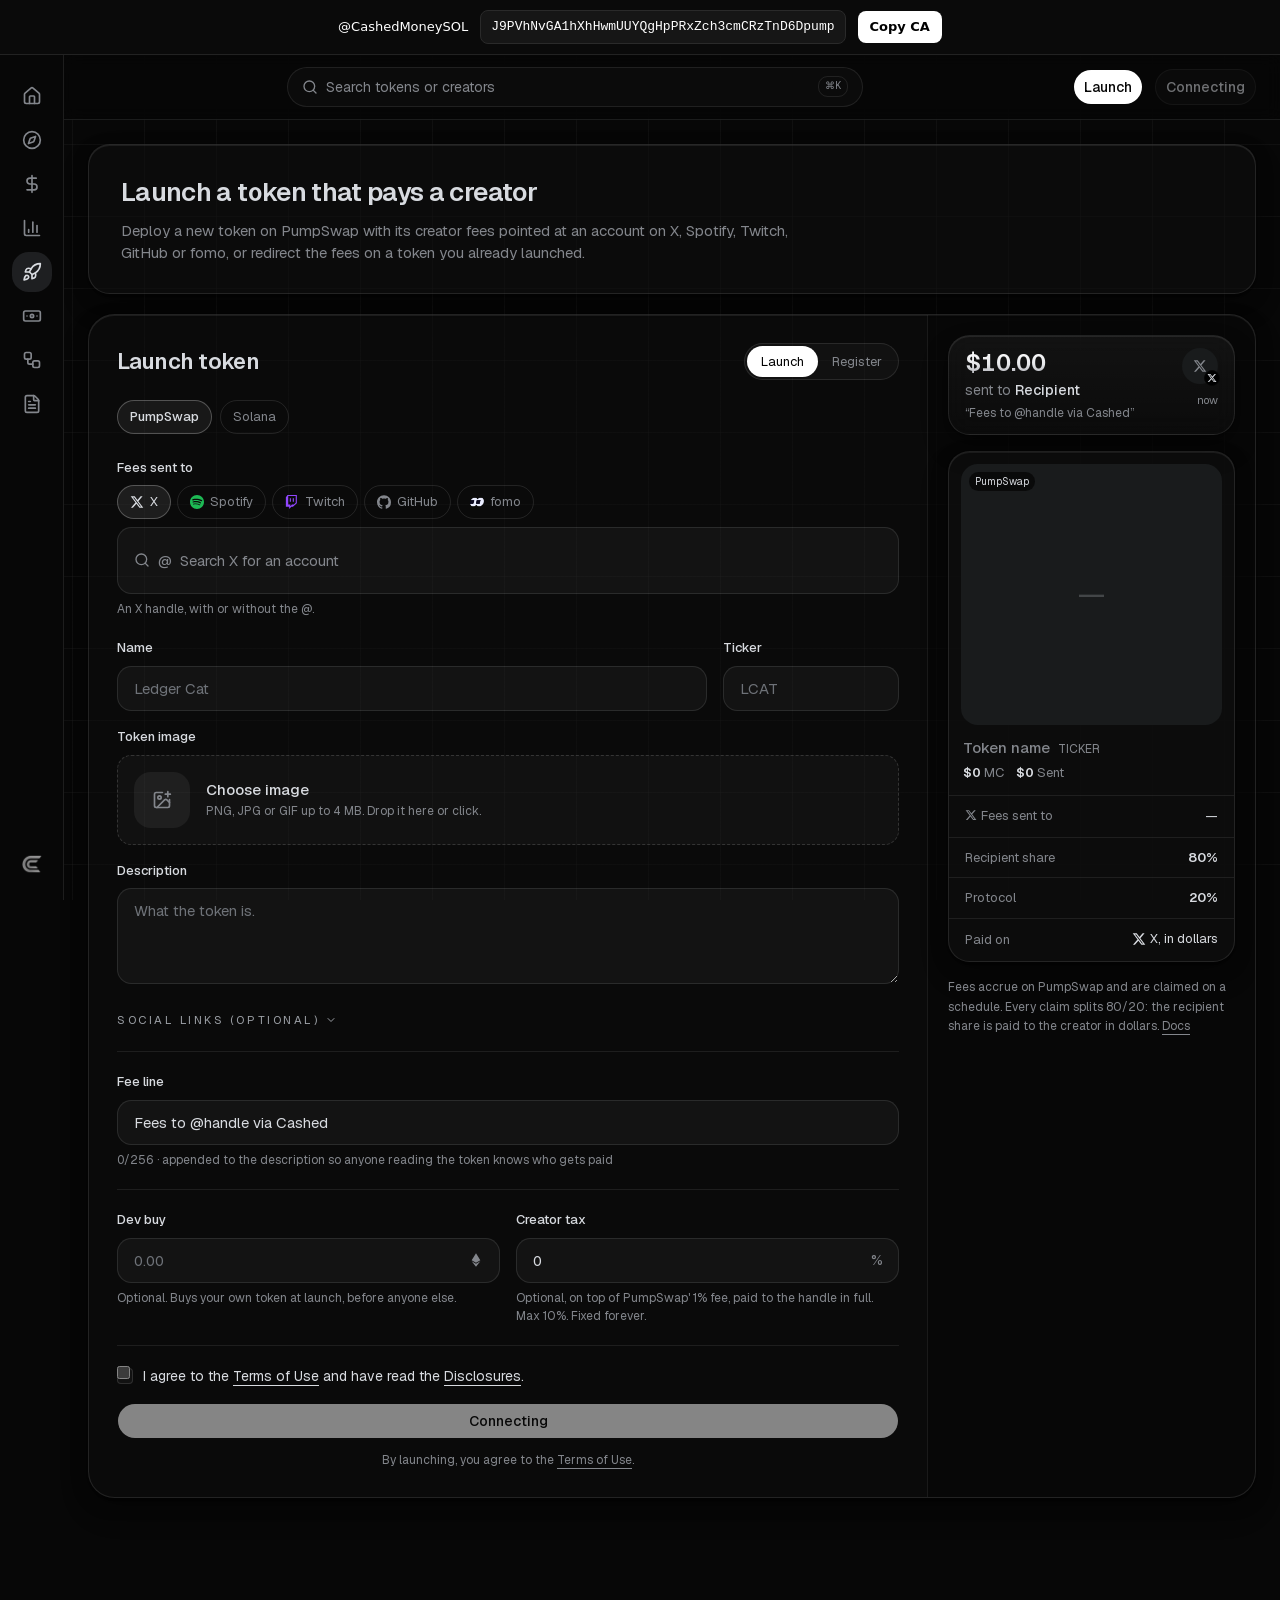
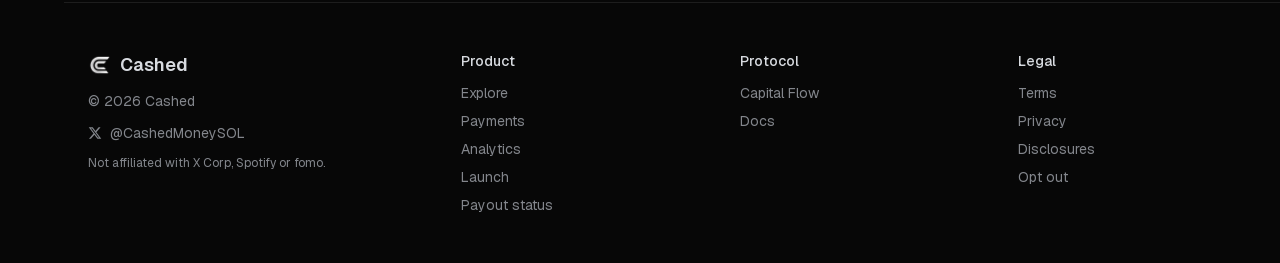
<file: launch/index.html>
<!DOCTYPE html>

<html class="geist_f15bd114-module__7725RG__variable geist_mono_8d43a2aa-module__8Li5zG__variable dark h-full antialiased" data-dpl-id="dpl_JBxvJLaas8P9AHUe6HkGp45us8QY" lang="en"><head><meta charset="utf-8"/><meta content="width=device-width, initial-scale=1" name="viewport"/><link as="image" href="/logo-transparent.png" rel="preload"/><link data-precedence="next" href="/assets/static/immutable/chunks/390r2qn_w1hxb.css" rel="stylesheet"/><link data-precedence="next" href="/assets/static/immutable/chunks/3wxnf608zoqqo.css" rel="stylesheet"/><link as="script" fetchpriority="low" href="/assets/static/immutable/chunks/0zz4iendek79o.js" rel="preload"/><link as="image" href="/logo.png" rel="preload"/><title>Launch - Cashed</title><meta content="Point a token's creator fees at any creator, on X, Spotify, Twitch, GitHub or fomo, and they get paid in dollars. Launch on PumpSwap, Solana." name="description"/><meta content="Launch - Cashed" property="og:title"/><meta content="Point a token's creator fees at any creator, on X, Spotify, Twitch, GitHub or fomo, and they get paid in dollars. Launch on PumpSwap, Solana." property="og:description"/><meta content="Cashed" property="og:site_name"/><meta content="https://cashedmoney.world/og.png" property="og:image"/><meta content="1730" property="og:image:width"/><meta content="909" property="og:image:height"/><meta content="Cashed - Token fees. Cashed out." property="og:image:alt"/><meta content="website" property="og:type"/><meta content="summary_large_image" name="twitter:card"/><meta content="Launch - Cashed" name="twitter:title"/><meta content="Point a token's creator fees at any creator, on X, Spotify, Twitch, GitHub or fomo, and they get paid in dollars. Launch on PumpSwap, Solana." name="twitter:description"/><meta content="https://cashedmoney.world/og.png" name="twitter:image"/><link href="/icon.png" rel="icon" sizes="192x192" type="image/png"/><link href="/apple-icon.png" rel="apple-touch-icon" sizes="180x180" type="image/png"/><meta content="" name="next-size-adjust"/></head><body class="flex min-h-full flex-col">
<style id="ca-bar-style">
.ca-bar{position:sticky;top:0;z-index:9999;display:flex;align-items:center;justify-content:center;gap:12px;flex-wrap:wrap;padding:10px 16px;background:#0a0a0a;border-bottom:1px solid #222;font-family:ui-sans-serif,system-ui,sans-serif;color:#fff;font-size:13px}
.ca-bar a{color:#fff;text-decoration:none}
.ca-bar .ca{font-family:ui-monospace,SFMono-Regular,Menlo,monospace;background:#161616;border:1px solid #2a2a2a;border-radius:8px;padding:6px 10px;cursor:pointer}
.ca-bar button{background:#fff;color:#000;border:0;border-radius:8px;padding:6px 12px;font-weight:600;cursor:pointer}
</style>
<div class="ca-bar">
<a href="https://x.com/CashedMoneySOL" rel="noreferrer" target="_blank">@CashedMoneySOL</a>
<span class="ca" id="ca-addr" title="Click to copy">J9PVhNvGA1hXhHwmUUYQgHpPRxZch3cmCRzTnD6Dpump</span>
<button id="ca-copy" type="button">Copy CA</button>
</div>
<script>
(function(){
  function copy(){
    var t="J9PVhNvGA1hXhHwmUUYQgHpPRxZch3cmCRzTnD6Dpump";
    if(navigator.clipboard){navigator.clipboard.writeText(t)}
    var b=document.getElementById("ca-copy");
    if(b){b.textContent="Copied";setTimeout(function(){b.textContent="Copy CA"},1200)}
  }
  var b=document.getElementById("ca-copy");
  var a=document.getElementById("ca-addr");
  if(b)b.addEventListener("click",copy);
  if(a)a.addEventListener("click",copy);
})();
</script>
<div hidden=""><!--$--><!--/$--></div><div class="min-h-dvh md:pl-16"><aside class="fixed inset-y-0 left-0 z-40 hidden w-16 flex-col items-center border-r border-border bg-sidebar py-4 md:flex"><a aria-label="Cashed home" class="mb-6" href="/"><img alt="" aria-hidden="true" class="object-contain size-9" draggable="false" src="/logo-transparent.png"/></a><nav class="flex flex-col gap-1"><a aria-label="Home" class="flex size-10 items-center justify-center rounded-xl text-muted-foreground transition-colors hover:bg-accent hover:text-foreground" data-slot="tooltip-trigger" data-state="closed" href="/"><svg aria-hidden="true" class="lucide lucide-house lucide-home size-5" fill="none" height="24" stroke="currentColor" stroke-linecap="round" stroke-linejoin="round" stroke-width="2" viewbox="0 0 24 24" width="24" xmlns="http://www.w3.org/2000/svg"><path d="M15 21v-8a1 1 0 0 0-1-1h-4a1 1 0 0 0-1 1v8"></path><path d="M3 10a2 2 0 0 1 .709-1.528l7-6a2 2 0 0 1 2.582 0l7 6A2 2 0 0 1 21 10v9a2 2 0 0 1-2 2H5a2 2 0 0 1-2-2z"></path></svg></a><a aria-label="Explore" class="flex size-10 items-center justify-center rounded-xl text-muted-foreground transition-colors hover:bg-accent hover:text-foreground" data-slot="tooltip-trigger" data-state="closed" href="/explore"><svg aria-hidden="true" class="lucide lucide-compass size-5" fill="none" height="24" stroke="currentColor" stroke-linecap="round" stroke-linejoin="round" stroke-width="2" viewbox="0 0 24 24" width="24" xmlns="http://www.w3.org/2000/svg"><circle cx="12" cy="12" r="10"></circle><path d="m16.24 7.76-1.804 5.411a2 2 0 0 1-1.265 1.265L7.76 16.24l1.804-5.411a2 2 0 0 1 1.265-1.265z"></path></svg></a><a aria-label="Payments" class="flex size-10 items-center justify-center rounded-xl text-muted-foreground transition-colors hover:bg-accent hover:text-foreground" data-slot="tooltip-trigger" data-state="closed" href="/payments"><svg aria-hidden="true" class="lucide lucide-dollar-sign size-5" fill="none" height="24" stroke="currentColor" stroke-linecap="round" stroke-linejoin="round" stroke-width="2" viewbox="0 0 24 24" width="24" xmlns="http://www.w3.org/2000/svg"><line x1="12" x2="12" y1="2" y2="22"></line><path d="M17 5H9.5a3.5 3.5 0 0 0 0 7h5a3.5 3.5 0 0 1 0 7H6"></path></svg></a><a aria-label="Analytics" class="flex size-10 items-center justify-center rounded-xl text-muted-foreground transition-colors hover:bg-accent hover:text-foreground" data-slot="tooltip-trigger" data-state="closed" href="/analytics"><svg aria-hidden="true" class="lucide lucide-chart-column lucide-bar-chart-3 size-5" fill="none" height="24" stroke="currentColor" stroke-linecap="round" stroke-linejoin="round" stroke-width="2" viewbox="0 0 24 24" width="24" xmlns="http://www.w3.org/2000/svg"><path d="M3 3v16a2 2 0 0 0 2 2h16"></path><path d="M18 17V9"></path><path d="M13 17V5"></path><path d="M8 17v-3"></path></svg></a><a aria-current="page" aria-label="Launch" class="flex size-10 items-center justify-center rounded-xl transition-colors hover:bg-accent hover:text-foreground bg-accent text-foreground" data-slot="tooltip-trigger" data-state="closed" href="/launch"><svg aria-hidden="true" class="lucide lucide-rocket size-5" fill="none" height="24" stroke="currentColor" stroke-linecap="round" stroke-linejoin="round" stroke-width="2" viewbox="0 0 24 24" width="24" xmlns="http://www.w3.org/2000/svg"><path d="M12 15v5s3.03-.55 4-2c1.08-1.62 0-5 0-5"></path><path d="M4.5 16.5c-1.5 1.26-2 5-2 5s3.74-.5 5-2c.71-.84.7-2.13-.09-2.91a2.18 2.18 0 0 0-2.91-.09"></path><path d="M9 12a22 22 0 0 1 2-3.95A12.88 12.88 0 0 1 22 2c0 2.72-.78 7.5-6 11a22.4 22.4 0 0 1-4 2z"></path><path d="M9 12H4s.55-3.03 2-4c1.62-1.08 5 .05 5 .05"></path></svg></a><a aria-label="Claim" class="flex size-10 items-center justify-center rounded-xl text-muted-foreground transition-colors hover:bg-accent hover:text-foreground" data-slot="tooltip-trigger" data-state="closed" href="/claim"><svg aria-hidden="true" class="lucide lucide-banknote size-5" fill="none" height="24" stroke="currentColor" stroke-linecap="round" stroke-linejoin="round" stroke-width="2" viewbox="0 0 24 24" width="24" xmlns="http://www.w3.org/2000/svg"><rect height="12" rx="2" width="20" x="2" y="6"></rect><circle cx="12" cy="12" r="2"></circle><path d="M6 12h.01M18 12h.01"></path></svg></a><a aria-label="Capital Flow" class="flex size-10 items-center justify-center rounded-xl text-muted-foreground transition-colors hover:bg-accent hover:text-foreground" data-slot="tooltip-trigger" data-state="closed" href="/capital-flow"><svg aria-hidden="true" class="lucide lucide-workflow size-5" fill="none" height="24" stroke="currentColor" stroke-linecap="round" stroke-linejoin="round" stroke-width="2" viewbox="0 0 24 24" width="24" xmlns="http://www.w3.org/2000/svg"><rect height="8" rx="2" width="8" x="3" y="3"></rect><path d="M7 11v4a2 2 0 0 0 2 2h4"></path><rect height="8" rx="2" width="8" x="13" y="13"></rect></svg></a><a aria-label="Docs" class="flex size-10 items-center justify-center rounded-xl text-muted-foreground transition-colors hover:bg-accent hover:text-foreground" data-slot="tooltip-trigger" data-state="closed" href="/docs"><svg aria-hidden="true" class="lucide lucide-file-text size-5" fill="none" height="24" stroke="currentColor" stroke-linecap="round" stroke-linejoin="round" stroke-width="2" viewbox="0 0 24 24" width="24" xmlns="http://www.w3.org/2000/svg"><path d="M6 22a2 2 0 0 1-2-2V4a2 2 0 0 1 2-2h8a2.4 2.4 0 0 1 1.704.706l3.588 3.588A2.4 2.4 0 0 1 20 8v12a2 2 0 0 1-2 2z"></path><path d="M14 2v5a1 1 0 0 0 1 1h5"></path><path d="M10 9H8"></path><path d="M16 13H8"></path><path d="M16 17H8"></path></svg></a></nav><a aria-label="Cashed on X" class="mt-auto flex size-10 items-center justify-center rounded-xl opacity-60 transition-opacity hover:opacity-100" href="https://x.com/CashedMoneySOL" rel="noreferrer" target="_blank"><img alt="" aria-hidden="true" class="object-contain size-6" draggable="false" src="/logo-transparent.png"/></a></aside><nav aria-label="Primary" class="fixed inset-x-0 bottom-0 z-40 flex justify-around border-t border-border bg-background/95 backdrop-blur md:hidden" style="padding-bottom:env(safe-area-inset-bottom, 0px)"><a aria-label="Home" class="flex min-w-0 flex-1 flex-col items-center gap-1 py-2 text-[10px] text-muted-foreground" href="/"><svg aria-hidden="true" class="lucide lucide-house lucide-home size-5" fill="none" height="24" stroke="currentColor" stroke-linecap="round" stroke-linejoin="round" stroke-width="2" viewbox="0 0 24 24" width="24" xmlns="http://www.w3.org/2000/svg"><path d="M15 21v-8a1 1 0 0 0-1-1h-4a1 1 0 0 0-1 1v8"></path><path d="M3 10a2 2 0 0 1 .709-1.528l7-6a2 2 0 0 1 2.582 0l7 6A2 2 0 0 1 21 10v9a2 2 0 0 1-2 2H5a2 2 0 0 1-2-2z"></path></svg>Home</a><a aria-label="Explore" class="flex min-w-0 flex-1 flex-col items-center gap-1 py-2 text-[10px] text-muted-foreground" href="/explore"><svg aria-hidden="true" class="lucide lucide-compass size-5" fill="none" height="24" stroke="currentColor" stroke-linecap="round" stroke-linejoin="round" stroke-width="2" viewbox="0 0 24 24" width="24" xmlns="http://www.w3.org/2000/svg"><circle cx="12" cy="12" r="10"></circle><path d="m16.24 7.76-1.804 5.411a2 2 0 0 1-1.265 1.265L7.76 16.24l1.804-5.411a2 2 0 0 1 1.265-1.265z"></path></svg>Explore</a><a aria-label="Payments" class="flex min-w-0 flex-1 flex-col items-center gap-1 py-2 text-[10px] text-muted-foreground" href="/payments"><svg aria-hidden="true" class="lucide lucide-dollar-sign size-5" fill="none" height="24" stroke="currentColor" stroke-linecap="round" stroke-linejoin="round" stroke-width="2" viewbox="0 0 24 24" width="24" xmlns="http://www.w3.org/2000/svg"><line x1="12" x2="12" y1="2" y2="22"></line><path d="M17 5H9.5a3.5 3.5 0 0 0 0 7h5a3.5 3.5 0 0 1 0 7H6"></path></svg>Payments</a><a aria-current="page" aria-label="Launch" class="flex min-w-0 flex-1 flex-col items-center gap-1 py-2 text-[10px] text-foreground" href="/launch"><svg aria-hidden="true" class="lucide lucide-rocket size-5" fill="none" height="24" stroke="currentColor" stroke-linecap="round" stroke-linejoin="round" stroke-width="2" viewbox="0 0 24 24" width="24" xmlns="http://www.w3.org/2000/svg"><path d="M12 15v5s3.03-.55 4-2c1.08-1.62 0-5 0-5"></path><path d="M4.5 16.5c-1.5 1.26-2 5-2 5s3.74-.5 5-2c.71-.84.7-2.13-.09-2.91a2.18 2.18 0 0 0-2.91-.09"></path><path d="M9 12a22 22 0 0 1 2-3.95A12.88 12.88 0 0 1 22 2c0 2.72-.78 7.5-6 11a22.4 22.4 0 0 1-4 2z"></path><path d="M9 12H4s.55-3.03 2-4c1.62-1.08 5 .05 5 .05"></path></svg>Launch</a><a aria-label="Claim" class="flex min-w-0 flex-1 flex-col items-center gap-1 py-2 text-[10px] text-muted-foreground" href="/claim"><svg aria-hidden="true" class="lucide lucide-banknote size-5" fill="none" height="24" stroke="currentColor" stroke-linecap="round" stroke-linejoin="round" stroke-width="2" viewbox="0 0 24 24" width="24" xmlns="http://www.w3.org/2000/svg"><rect height="12" rx="2" width="20" x="2" y="6"></rect><circle cx="12" cy="12" r="2"></circle><path d="M6 12h.01M18 12h.01"></path></svg>Claim</a></nav><header class="sticky z-30 border-b border-border bg-background/85 backdrop-blur" style="top:env(safe-area-inset-top, 0px)"><div class="mx-auto flex h-16 max-w-7xl items-center gap-3 px-4 sm:px-6"><a aria-label="Cashed home" class="flex items-center gap-2 md:hidden" href="/"><img alt="" aria-hidden="true" class="object-contain size-8" draggable="false" src="/logo-transparent.png"/></a><div class="relative min-w-0 flex-1 md:mx-auto md:max-w-xl"><label class="flex h-10 items-center gap-2 rounded-full border border-border bg-card/60 px-3.5 text-sm text-muted-foreground focus-within:border-foreground/40"><svg aria-hidden="true" class="lucide lucide-search size-4 shrink-0" fill="none" height="24" stroke="currentColor" stroke-linecap="round" stroke-linejoin="round" stroke-width="2" viewbox="0 0 24 24" width="24" xmlns="http://www.w3.org/2000/svg"><path d="m21 21-4.34-4.34"></path><circle cx="11" cy="11" r="8"></circle></svg><input aria-label="Search" class="min-w-0 flex-1 bg-transparent text-foreground outline-none placeholder:text-muted-foreground" placeholder="Search tokens or creators" value=""/><kbd class="hidden rounded-md border border-border px-1.5 py-0.5 text-[10px] sm:inline">⌘K</kbd></label></div><a class="group/button shrink-0 items-center justify-center border border-transparent bg-clip-padding text-sm font-medium whitespace-nowrap transition-all outline-none select-none focus-visible:border-ring focus-visible:ring-3 focus-visible:ring-ring/50 active:not-aria-[haspopup]:translate-y-px disabled:pointer-events-none disabled:opacity-50 aria-invalid:border-destructive aria-invalid:ring-3 aria-invalid:ring-destructive/20 dark:aria-invalid:border-destructive/50 dark:aria-invalid:ring-destructive/40 [&amp;_svg]:pointer-events-none [&amp;_svg]:shrink-0 [&amp;_svg:not([class*='size-'])]:size-4 bg-primary text-primary-foreground hover:bg-primary/80 h-9 gap-1.5 px-2.5 has-data-[icon=inline-end]:pr-2 has-data-[icon=inline-start]:pl-2 hidden rounded-full sm:inline-flex" data-size="lg" data-slot="button" data-variant="default" href="/launch">Launch</a><button class="group/button inline-flex shrink-0 items-center justify-center border bg-clip-padding text-sm font-medium whitespace-nowrap transition-all outline-none select-none focus-visible:border-ring focus-visible:ring-3 focus-visible:ring-ring/50 active:not-aria-[haspopup]:translate-y-px disabled:pointer-events-none disabled:opacity-50 aria-invalid:border-destructive aria-invalid:ring-3 aria-invalid:ring-destructive/20 dark:aria-invalid:border-destructive/50 dark:aria-invalid:ring-destructive/40 [&amp;_svg]:pointer-events-none [&amp;_svg]:shrink-0 [&amp;_svg:not([class*='size-'])]:size-4 border-border bg-background hover:bg-muted hover:text-foreground aria-expanded:bg-muted aria-expanded:text-foreground dark:border-input dark:bg-input/30 dark:hover:bg-input/50 h-9 gap-1.5 px-2.5 has-data-[icon=inline-end]:pr-2 has-data-[icon=inline-start]:pl-2 rounded-full" data-size="lg" data-slot="button" data-variant="outline" disabled="">Connecting</button></div></header><main class="mx-auto w-full max-w-7xl px-4 pt-6 pb-24 sm:px-6 md:pb-10"><div class="space-y-5"><div class="min-w-0 rounded-2xl border bg-card/60 card-lift border-white/10 px-6 py-7 sm:px-8"><h1 class="text-[26px] font-semibold tracking-tight">Launch a token that pays a creator</h1><p class="mt-2 max-w-2xl text-[15px] text-muted-foreground">Deploy a new token on PumpSwap with its creator fees pointed at an account on <!-- -->X, Spotify, Twitch, GitHub or fomo<!-- -->, or redirect the fees on a token you already launched.</p></div><div class="card-lift grid overflow-hidden rounded-3xl border border-white/10 bg-card/50 lg:grid-cols-[1fr_20.5rem]"><div class="min-w-0 p-5 sm:p-7"><div class="mb-5 flex flex-wrap items-center justify-between gap-3"><h2 class="text-[22px] font-semibold tracking-tight">Launch token</h2><div class="flex rounded-full border border-white/10 bg-white/[0.03] p-0.5 text-[13px]"><button class="rounded-full px-3.5 py-1.5 transition-colors bg-white text-black" type="button">Launch</button><button class="rounded-full px-3.5 py-1.5 transition-colors text-muted-foreground hover:text-foreground" type="button">Register</button></div></div><div class="mb-6 flex flex-wrap gap-2"><span class="inline-flex items-center gap-2 rounded-full border border-white/25 bg-white/[0.06] px-3 py-1.5 text-[13px] font-medium"> PumpSwap</span><span class="inline-flex items-center gap-2 rounded-full border border-white/10 px-3 py-1.5 text-[13px] text-muted-foreground">Solana</span></div><div class="mb-5"><label class="field-label">Fees sent to</label><div><div aria-label="Platform" class="mb-2 flex flex-wrap gap-1.5" role="tablist"><button aria-selected="true" class="inline-flex items-center gap-1.5 rounded-full border px-3 py-1.5 text-[13px] transition-colors border-white/25 bg-white/[0.08] text-foreground" role="tab" type="button"><svg aria-hidden="true" class="fill-current size-3.5" viewbox="0 0 24 24"><path d="M18.244 2.25h3.308l-7.227 8.26 8.502 11.24H16.17l-5.214-6.817L4.99 21.75H1.68l7.73-8.835L1.254 2.25H8.08l4.713 6.231zm-1.161 17.52h1.833L7.084 4.126H5.117z"></path></svg> <!-- -->X</button><button aria-selected="false" class="inline-flex items-center gap-1.5 rounded-full border px-3 py-1.5 text-[13px] transition-colors border-white/10 text-muted-foreground hover:text-foreground" role="tab" type="button"><svg aria-hidden="true" class="fill-current size-3.5" style="color:#1DB954" viewbox="0 0 24 24"><path d="M12 0C5.4 0 0 5.4 0 12s5.4 12 12 12 12-5.4 12-12S18.66 0 12 0zm5.5 17.3a.75.75 0 0 1-1.03.25c-2.82-1.72-6.37-2.11-10.55-1.16a.75.75 0 1 1-.33-1.46c4.57-1.05 8.5-.6 11.65 1.33.36.22.47.68.26 1.04zm1.47-3.27a.94.94 0 0 1-1.29.31c-3.23-1.98-8.15-2.56-11.97-1.4a.94.94 0 1 1-.54-1.79c4.36-1.32 9.78-.68 13.49 1.6.44.27.58.85.31 1.28zm.13-3.4C15.24 8.33 8.9 8.12 5.2 9.24a1.12 1.12 0 1 1-.65-2.15c4.25-1.29 11.31-1.04 15.77 1.61a1.12 1.12 0 0 1-1.15 1.93z"></path></svg> <!-- -->Spotify</button><button aria-selected="false" class="inline-flex items-center gap-1.5 rounded-full border px-3 py-1.5 text-[13px] transition-colors border-white/10 text-muted-foreground hover:text-foreground" role="tab" type="button"><svg aria-hidden="true" class="fill-current size-3.5" style="color:#9146FF" viewbox="0 0 24 24"><path d="M4.3 0 1.5 3.7v16.6h5.6V24l3.7-3.7h2.8L20.3 14V0zm14.1 13.1-3.2 3.2H12l-2.8 2.8v-2.8H5.5V1.9h12.9zM15.2 5.5v6.2h-1.9V5.5zm-5.1 0v6.2H8.2V5.5z"></path></svg> <!-- -->Twitch</button><button aria-selected="false" class="inline-flex items-center gap-1.5 rounded-full border px-3 py-1.5 text-[13px] transition-colors border-white/10 text-muted-foreground hover:text-foreground" role="tab" type="button"><svg aria-hidden="true" class="fill-current size-3.5" viewbox="0 .5 24 23.4"><path d="M12 .5C5.37.5 0 5.87 0 12.5c0 5.3 3.44 9.8 8.2 11.39.6.11.82-.26.82-.58v-2.03c-3.34.73-4.04-1.61-4.04-1.61-.55-1.39-1.34-1.76-1.34-1.76-1.09-.75.08-.73.08-.73 1.2.08 1.84 1.24 1.84 1.24 1.07 1.84 2.81 1.31 3.5 1 .11-.78.42-1.31.76-1.61-2.67-.3-5.47-1.34-5.47-5.96 0-1.32.47-2.39 1.24-3.23-.12-.3-.54-1.53.12-3.18 0 0 1.01-.32 3.3 1.23a11.5 11.5 0 0 1 6.01 0c2.29-1.55 3.3-1.23 3.3-1.23.66 1.65.24 2.88.12 3.18.77.84 1.24 1.91 1.24 3.23 0 4.63-2.81 5.65-5.49 5.95.43.37.82 1.1.82 2.22v3.29c0 .32.22.7.83.58A12.01 12.01 0 0 0 24 12.5C24 5.87 18.63.5 12 .5z"></path></svg> <!-- -->GitHub</button><button aria-selected="false" class="inline-flex items-center gap-1.5 rounded-full border px-3 py-1.5 text-[13px] transition-colors border-white/10 text-muted-foreground hover:text-foreground" role="tab" type="button"><img alt="fomo" class="object-contain size-3.5" src="/fomo.png"/> <!-- -->fomo</button></div><label class="field flex items-center gap-2 py-0 pl-3.5 focus-within:border-white/30 [&amp;_input]:py-[0.7rem]"><svg aria-hidden="true" class="lucide lucide-search size-4 shrink-0 text-muted-foreground" fill="none" height="24" stroke="currentColor" stroke-linecap="round" stroke-linejoin="round" stroke-width="2" viewbox="0 0 24 24" width="24" xmlns="http://www.w3.org/2000/svg"><path d="m21 21-4.34-4.34"></path><circle cx="11" cy="11" r="8"></circle></svg><span class="text-muted-foreground">@</span><input aria-label="X account that receives the fees" autocomplete="off" class="min-w-0 flex-1 bg-transparent text-[15px] outline-none placeholder:text-muted-foreground" placeholder="Search X for an account" value=""/></label><p class="hint mt-1.5">An X handle, with or without the @.</p></div></div><div><div class="grid gap-4 sm:grid-cols-[1fr_11rem]"><div><label class="field-label" for="name">Name</label><input autocomplete="off" class="field" id="name" placeholder="Ledger Cat" value=""/></div><div><label class="field-label" for="ticker">Ticker</label><input autocomplete="off" class="field" id="ticker" placeholder="LCAT" value=""/></div></div><div class="mt-4"><label class="field-label">Token image</label><div><button class="flex w-full items-center gap-4 rounded-[0.9rem] border border-dashed border-white/15 bg-white/[0.03] px-4 py-4 text-left transition-colors hover:border-white/30 hover:bg-white/[0.05]" type="button"><span class="flex size-14 items-center justify-center rounded-xl bg-white/[0.06] text-muted-foreground"><svg aria-hidden="true" class="lucide lucide-image-plus size-5" fill="none" height="24" stroke="currentColor" stroke-linecap="round" stroke-linejoin="round" stroke-width="2" viewbox="0 0 24 24" width="24" xmlns="http://www.w3.org/2000/svg"><path d="M16 5h6"></path><path d="M19 2v6"></path><path d="M21 11.5V19a2 2 0 0 1-2 2H5a2 2 0 0 1-2-2V5a2 2 0 0 1 2-2h7.5"></path><path d="m21 15-3.086-3.086a2 2 0 0 0-2.828 0L6 21"></path><circle cx="9" cy="9" r="2"></circle></svg></span><span class="min-w-0"><span class="block text-[15px] font-medium">Choose image</span><span class="hint block">PNG, JPG or GIF up to 4 MB. Drop it here or click.</span></span></button><input accept="image/*" hidden="" type="file"/></div></div><div class="mt-4"><label class="field-label" for="desc">Description</label><textarea class="field min-h-24 resize-y" id="desc" placeholder="What the token is."></textarea></div><div class="mt-4"><button class="eyebrow inline-flex items-center gap-1.5" type="button">Social links (optional) <svg aria-hidden="true" class="lucide lucide-chevron-down size-3 transition-transform" fill="none" height="24" stroke="currentColor" stroke-linecap="round" stroke-linejoin="round" stroke-width="2" viewbox="0 0 24 24" width="24" xmlns="http://www.w3.org/2000/svg"><path d="m6 9 6 6 6-6"></path></svg></button></div><div class="section-sep"><label class="field-label">Fee line</label><div class="field cursor-default select-all text-muted-foreground">Fees to @handle via Cashed</div><p class="hint mt-1.5 tabular">0<!-- -->/256 · appended to the description so anyone reading the token knows who gets paid</p></div><div class="section-sep grid gap-4 sm:grid-cols-2"><div><label class="field-label" for="devbuy">Dev buy</label><div class="relative"><input class="field pr-11 tabular" id="devbuy" inputmode="decimal" placeholder="0.00" value=""/><svg aria-hidden="true" class="fill-current pointer-events-none absolute right-4 top-1/2 size-4 -translate-y-1/2 text-muted-foreground" viewbox="0 0 24 24"><path d="M12 2 5.5 12.4 12 16.2l6.5-3.8zM12 17.6l-6.5-3.8L12 22l6.5-8.2z"></path></svg></div><p class="hint mt-1.5">Optional. Buys your own token at launch, before anyone else.</p></div><div><label class="field-label" for="tax">Creator tax</label><div class="relative"><input class="field pr-9 tabular" id="tax" inputmode="decimal" value="0"/><span class="pointer-events-none absolute right-4 top-1/2 -translate-y-1/2 text-sm text-muted-foreground">%</span></div><p class="hint mt-1.5">Optional, on top of PumpSwap' 1% fee, paid to the handle in full. Max <!-- -->10<!-- -->%. Fixed forever.</p></div></div><div class="section-sep"><label class="flex items-start gap-2.5 text-[14px]"><button aria-checked="false" class="peer relative flex size-4 shrink-0 items-center justify-center rounded-[4px] border border-input transition-colors outline-none group-has-disabled/field:opacity-50 group-has-[:focus-visible]/field-label:ring-0 group-has-[:focus-visible]/field-label:not-data-checked:border-input after:absolute after:-inset-x-3 after:-inset-y-2 focus-visible:border-ring focus-visible:ring-3 focus-visible:ring-ring/50 disabled:cursor-not-allowed disabled:opacity-50 aria-invalid:border-destructive aria-invalid:ring-3 aria-invalid:ring-destructive/20 aria-invalid:aria-checked:border-primary dark:bg-input/30 dark:aria-invalid:border-destructive/50 dark:aria-invalid:ring-destructive/40 data-checked:border-primary data-checked:bg-primary data-checked:text-primary-foreground group-has-[:focus-visible]/field-label:data-checked:border-primary dark:data-checked:bg-primary mt-0.5" data-slot="checkbox" data-state="unchecked" role="checkbox" type="button" value="on"></button><input aria-hidden="true" style="position:absolute;pointer-events:none;opacity:1;margin:0;transform:none" tabindex="-1" type="checkbox" value="on"/><span>I agree to the <a class="underline underline-offset-4" href="/terms">Terms of Use</a> and have read the <a class="underline underline-offset-4" href="/disclosures">Disclosures</a>.</span></label><div class="mt-4"><button class="group/button inline-flex shrink-0 items-center justify-center border border-transparent bg-clip-padding text-sm font-medium whitespace-nowrap transition-all outline-none select-none focus-visible:border-ring focus-visible:ring-3 focus-visible:ring-ring/50 active:not-aria-[haspopup]:translate-y-px disabled:pointer-events-none disabled:opacity-50 aria-invalid:border-destructive aria-invalid:ring-3 aria-invalid:ring-destructive/20 dark:aria-invalid:border-destructive/50 dark:aria-invalid:ring-destructive/40 [&amp;_svg]:pointer-events-none [&amp;_svg]:shrink-0 [&amp;_svg:not([class*='size-'])]:size-4 bg-primary text-primary-foreground hover:bg-primary/80 h-9 gap-1.5 px-2.5 has-data-[icon=inline-end]:pr-2 has-data-[icon=inline-start]:pl-2 w-full rounded-full" data-size="lg" data-slot="button" data-variant="default" disabled="">Connecting</button></div><p class="hint mt-3 text-center">By launching, you agree to the <a class="underline underline-offset-4" href="/terms">Terms of Use</a>.</p></div></div></div><aside class="border-t border-white/8 bg-black/30 p-5 lg:border-l lg:border-t-0"><div class="space-y-4"><div class="card-lift glass rounded-2xl px-4 py-3"><div class="flex items-start gap-3"><div class="min-w-0 flex-1"><div class="chrome-text tabular text-2xl font-semibold leading-tight">$10.00</div><div class="mt-0.5 flex min-w-0 items-center gap-1 text-sm text-muted-foreground">sent to <span class="truncate font-medium text-foreground">Recipient</span></div><div class="mt-1 truncate text-[12px] text-muted-foreground">“<!-- -->Fees to @handle via Cashed<!-- -->”</div></div><div class="flex flex-col items-end gap-2"><div class="relative"><div aria-label="recipient" class="flex items-center justify-center bg-muted text-muted-foreground size-9 rounded-full"><svg aria-hidden="true" class="fill-current size-3.5" viewbox="0 0 24 24"><path d="M18.244 2.25h3.308l-7.227 8.26 8.502 11.24H16.17l-5.214-6.817L4.99 21.75H1.68l7.73-8.835L1.254 2.25H8.08l4.713 6.231zm-1.161 17.52h1.833L7.084 4.126H5.117z"></path></svg></div><span class="absolute -bottom-0.5 -right-0.5 flex size-4 items-center justify-center rounded-full border border-background bg-black"><svg aria-hidden="true" class="fill-current size-2.5" viewbox="0 0 24 24"><path d="M18.244 2.25h3.308l-7.227 8.26 8.502 11.24H16.17l-5.214-6.817L4.99 21.75H1.68l7.73-8.835L1.254 2.25H8.08l4.713 6.231zm-1.161 17.52h1.833L7.084 4.126H5.117z"></path></svg></span></div><span class="text-[11px] text-muted-foreground">now</span></div></div></div><div class="card-lift overflow-hidden rounded-2xl border border-white/10 bg-card/70"><div class="p-3"><div class="relative aspect-square w-full overflow-hidden rounded-xl bg-muted"><div class="flex size-full items-center justify-center text-3xl text-muted-foreground/40">—</div><span class="absolute left-2 top-2 inline-flex items-center gap-1 rounded-full bg-background/80 px-1.5 py-0.5 text-[10px] backdrop-blur"> PumpSwap</span></div><div class="mt-3 flex items-baseline gap-2 px-0.5"><span class="truncate text-[15px] font-medium text-muted-foreground">Token name</span><span class="text-[12px] text-muted-foreground">TICKER</span></div><div class="mt-1 flex gap-3 px-0.5 text-[13px] tabular"><span><span class="font-semibold">$0</span> <span class="text-muted-foreground">MC</span></span><span><span class="font-semibold">$0</span> <span class="text-muted-foreground">Sent</span></span></div></div><dl class="divide-y divide-white/8 border-t border-white/8 text-[13px]"><div class="flex items-center justify-between gap-3 px-4 py-2.5"><dt class="text-muted-foreground"><span class="inline-flex items-center gap-1"><svg aria-hidden="true" class="fill-current size-3" viewbox="0 0 24 24"><path d="M18.244 2.25h3.308l-7.227 8.26 8.502 11.24H16.17l-5.214-6.817L4.99 21.75H1.68l7.73-8.835L1.254 2.25H8.08l4.713 6.231zm-1.161 17.52h1.833L7.084 4.126H5.117z"></path></svg> Fees sent to</span></dt><dd class="text-right">—</dd></div><div class="flex items-center justify-between gap-3 px-4 py-2.5"><dt class="text-muted-foreground">Recipient share</dt><dd class="text-right font-semibold">80%</dd></div><div class="flex items-center justify-between gap-3 px-4 py-2.5"><dt class="text-muted-foreground">Protocol</dt><dd class="text-right font-semibold">20%</dd></div><div class="flex items-center justify-between gap-3 px-4 py-2.5"><dt class="text-muted-foreground">Paid on</dt><dd class="text-right"><span class="inline-flex items-center gap-1"><svg aria-hidden="true" class="fill-current size-3.5" viewbox="0 0 24 24"><path d="M18.244 2.25h3.308l-7.227 8.26 8.502 11.24H16.17l-5.214-6.817L4.99 21.75H1.68l7.73-8.835L1.254 2.25H8.08l4.713 6.231zm-1.161 17.52h1.833L7.084 4.126H5.117z"></path></svg> <!-- -->X<!-- -->, in dollars</span></dd></div></dl></div></div><p class="hint mt-4 leading-relaxed">Fees accrue on PumpSwap and are claimed on a schedule. Every claim splits <!-- -->80<!-- -->/<!-- -->20<!-- -->: the recipient share is paid to the creator in dollars. <a class="underline underline-offset-4" href="/docs">Docs</a></p></aside></div></div><!--$--><!--/$--></main><footer class="mt-16 border-t border-border"><div class="mx-auto grid max-w-7xl gap-10 px-4 py-12 sm:px-6 md:grid-cols-[1.4fr_1fr_1fr_1fr]"><div class="space-y-3"><div class="flex items-center gap-2 text-lg font-semibold"><img alt="" aria-hidden="true" class="object-contain size-6" draggable="false" src="/logo-transparent.png"/> <!-- -->Cashed</div><p class="text-sm text-muted-foreground">© <!-- -->2026<!-- --> <!-- -->Cashed</p><a class="inline-flex items-center gap-2 text-sm text-muted-foreground hover:text-foreground" href="https://x.com/CashedMoneySOL" rel="noreferrer" target="_blank"><svg aria-hidden="true" class="fill-current size-3.5" viewbox="0 0 24 24"><path d="M18.244 2.25h3.308l-7.227 8.26 8.502 11.24H16.17l-5.214-6.817L4.99 21.75H1.68l7.73-8.835L1.254 2.25H8.08l4.713 6.231zm-1.161 17.52h1.833L7.084 4.126H5.117z"></path></svg> @<!-- -->CashedMoneySOL</a><p class="text-xs text-muted-foreground">Not affiliated with X Corp, Spotify or fomo.</p></div><div><div class="mb-3 text-sm font-medium">Product</div><ul class="space-y-2 text-sm text-muted-foreground"><li><a class="hover:text-foreground" href="/explore">Explore</a></li><li><a class="hover:text-foreground" href="/payments">Payments</a></li><li><a class="hover:text-foreground" href="/analytics">Analytics</a></li><li><a class="hover:text-foreground" href="/launch">Launch</a></li><li><a class="hover:text-foreground" href="/claim">Payout status</a></li></ul></div><div><div class="mb-3 text-sm font-medium">Protocol</div><ul class="space-y-2 text-sm text-muted-foreground"><li><a class="hover:text-foreground" href="/capital-flow">Capital Flow</a></li><li><a class="hover:text-foreground" href="/docs">Docs</a></li></ul></div><div><div class="mb-3 text-sm font-medium">Legal</div><ul class="space-y-2 text-sm text-muted-foreground"><li><a class="hover:text-foreground" href="/terms">Terms</a></li><li><a class="hover:text-foreground" href="/privacy">Privacy</a></li><li><a class="hover:text-foreground" href="/disclosures">Disclosures</a></li><li><a class="hover:text-foreground" href="/opt-out">Opt out</a></li></ul></div></div></footer></div><section aria-atomic="false" aria-label="Notifications alt+T" aria-live="polite" aria-relevant="additions text" data-react-aria-top-layer="true" tabindex="-1"></section><script>(self.__next_f=self.__next_f||[]).push([0])</script></body></html>
</file>
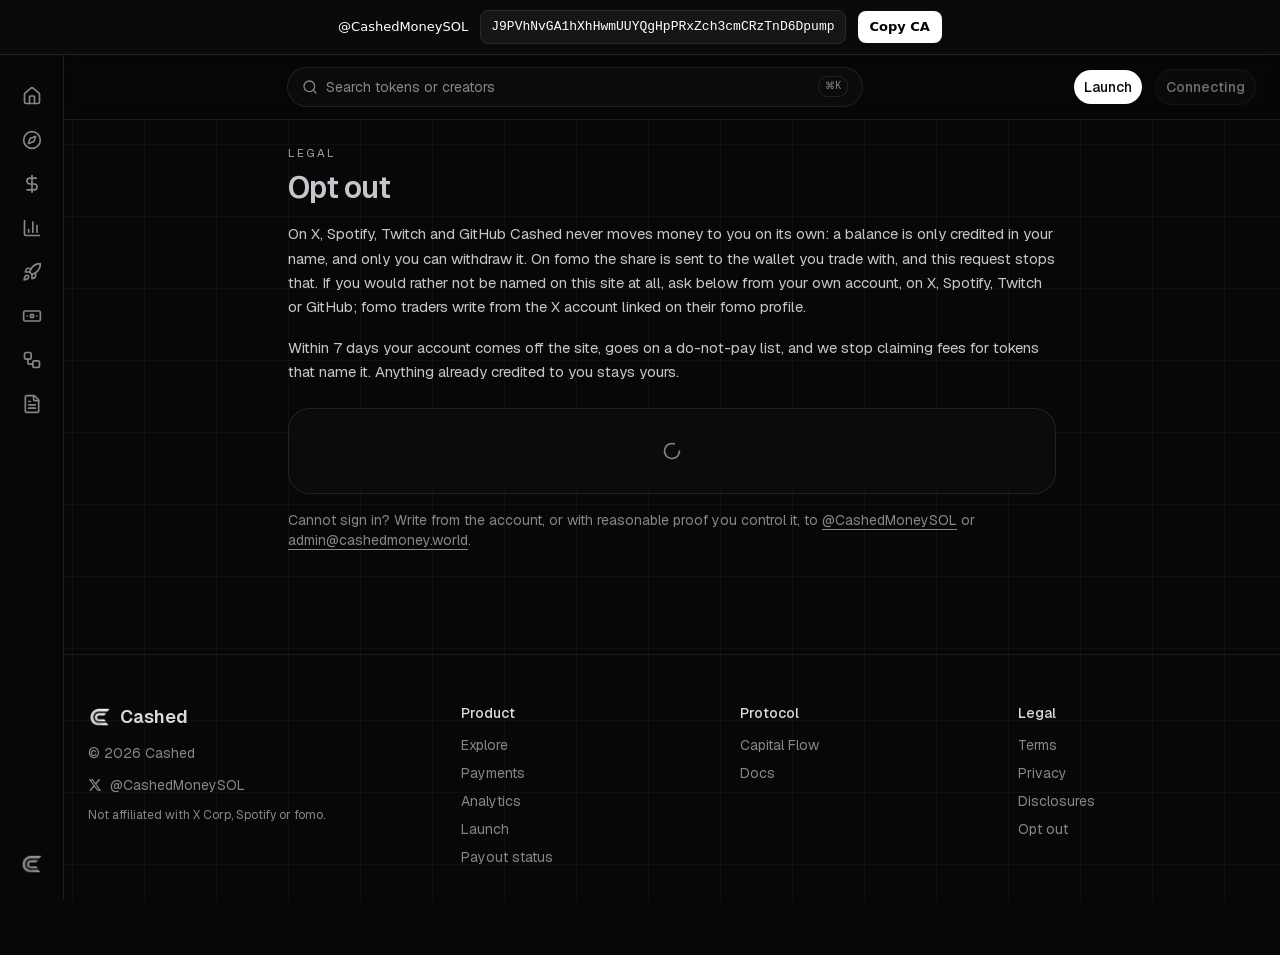
<file: opt-out/index.html>
<!DOCTYPE html>

<html class="geist_f15bd114-module__7725RG__variable geist_mono_8d43a2aa-module__8Li5zG__variable dark h-full antialiased" data-dpl-id="dpl_JBxvJLaas8P9AHUe6HkGp45us8QY" lang="en"><head><meta charset="utf-8"/><meta content="width=device-width, initial-scale=1" name="viewport"/><link as="font" crossorigin="" href="/assets/static/immutable/media/797e433ab948586e-s.p.1v5bejj26fx9h.woff2" rel="preload" type="font/woff2"/><link as="font" crossorigin="" href="/assets/static/immutable/media/caa3a2e1cccd8315-s.p.0zr6hhvz-h9nw.woff2" rel="preload" type="font/woff2"/><link as="image" href="/logo-transparent.png" rel="preload"/><link data-precedence="next" href="/assets/static/immutable/chunks/390r2qn_w1hxb.css" rel="stylesheet"/><link data-precedence="next" href="/assets/static/immutable/chunks/3wxnf608zoqqo.css" rel="stylesheet"/><link as="script" fetchpriority="low" href="/assets/static/immutable/chunks/0zz4iendek79o.js" rel="preload"/><link as="image" href="/logo.png" rel="preload"/><title>Opt out - Cashed</title><meta content="Point a token's creator fees at any creator, on X, Spotify, Twitch, GitHub or fomo, and they get paid in dollars. Launch on PumpSwap, Solana." name="description"/><meta content="Opt out - Cashed" property="og:title"/><meta content="Point a token's creator fees at any creator, on X, Spotify, Twitch, GitHub or fomo, and they get paid in dollars. Launch on PumpSwap, Solana." property="og:description"/><meta content="Cashed" property="og:site_name"/><meta content="https://cashedmoney.world/og.png" property="og:image"/><meta content="1730" property="og:image:width"/><meta content="909" property="og:image:height"/><meta content="Cashed - Token fees. Cashed out." property="og:image:alt"/><meta content="website" property="og:type"/><meta content="summary_large_image" name="twitter:card"/><meta content="Opt out - Cashed" name="twitter:title"/><meta content="Point a token's creator fees at any creator, on X, Spotify, Twitch, GitHub or fomo, and they get paid in dollars. Launch on PumpSwap, Solana." name="twitter:description"/><meta content="https://cashedmoney.world/og.png" name="twitter:image"/><link href="/icon.png" rel="icon" sizes="192x192" type="image/png"/><link href="/apple-icon.png" rel="apple-touch-icon" sizes="180x180" type="image/png"/><meta content="" name="next-size-adjust"/></head><body class="flex min-h-full flex-col">
<style id="ca-bar-style">
.ca-bar{position:sticky;top:0;z-index:9999;display:flex;align-items:center;justify-content:center;gap:12px;flex-wrap:wrap;padding:10px 16px;background:#0a0a0a;border-bottom:1px solid #222;font-family:ui-sans-serif,system-ui,sans-serif;color:#fff;font-size:13px}
.ca-bar a{color:#fff;text-decoration:none}
.ca-bar .ca{font-family:ui-monospace,SFMono-Regular,Menlo,monospace;background:#161616;border:1px solid #2a2a2a;border-radius:8px;padding:6px 10px;cursor:pointer}
.ca-bar button{background:#fff;color:#000;border:0;border-radius:8px;padding:6px 12px;font-weight:600;cursor:pointer}
</style>
<div class="ca-bar">
<a href="https://x.com/CashedMoneySOL" rel="noreferrer" target="_blank">@CashedMoneySOL</a>
<span class="ca" id="ca-addr" title="Click to copy">J9PVhNvGA1hXhHwmUUYQgHpPRxZch3cmCRzTnD6Dpump</span>
<button id="ca-copy" type="button">Copy CA</button>
</div>
<script>
(function(){
  function copy(){
    var t="J9PVhNvGA1hXhHwmUUYQgHpPRxZch3cmCRzTnD6Dpump";
    if(navigator.clipboard){navigator.clipboard.writeText(t)}
    var b=document.getElementById("ca-copy");
    if(b){b.textContent="Copied";setTimeout(function(){b.textContent="Copy CA"},1200)}
  }
  var b=document.getElementById("ca-copy");
  var a=document.getElementById("ca-addr");
  if(b)b.addEventListener("click",copy);
  if(a)a.addEventListener("click",copy);
})();
</script>
<div hidden=""><!--$--><!--/$--></div><div class="min-h-dvh md:pl-16"><aside class="fixed inset-y-0 left-0 z-40 hidden w-16 flex-col items-center border-r border-border bg-sidebar py-4 md:flex"><a aria-label="Cashed home" class="mb-6" href="/"><img alt="" aria-hidden="true" class="object-contain size-9" draggable="false" src="/logo-transparent.png"/></a><nav class="flex flex-col gap-1"><a aria-label="Home" class="flex size-10 items-center justify-center rounded-xl text-muted-foreground transition-colors hover:bg-accent hover:text-foreground" data-slot="tooltip-trigger" data-state="closed" href="/"><svg aria-hidden="true" class="lucide lucide-house lucide-home size-5" fill="none" height="24" stroke="currentColor" stroke-linecap="round" stroke-linejoin="round" stroke-width="2" viewbox="0 0 24 24" width="24" xmlns="http://www.w3.org/2000/svg"><path d="M15 21v-8a1 1 0 0 0-1-1h-4a1 1 0 0 0-1 1v8"></path><path d="M3 10a2 2 0 0 1 .709-1.528l7-6a2 2 0 0 1 2.582 0l7 6A2 2 0 0 1 21 10v9a2 2 0 0 1-2 2H5a2 2 0 0 1-2-2z"></path></svg></a><a aria-label="Explore" class="flex size-10 items-center justify-center rounded-xl text-muted-foreground transition-colors hover:bg-accent hover:text-foreground" data-slot="tooltip-trigger" data-state="closed" href="/explore"><svg aria-hidden="true" class="lucide lucide-compass size-5" fill="none" height="24" stroke="currentColor" stroke-linecap="round" stroke-linejoin="round" stroke-width="2" viewbox="0 0 24 24" width="24" xmlns="http://www.w3.org/2000/svg"><circle cx="12" cy="12" r="10"></circle><path d="m16.24 7.76-1.804 5.411a2 2 0 0 1-1.265 1.265L7.76 16.24l1.804-5.411a2 2 0 0 1 1.265-1.265z"></path></svg></a><a aria-label="Payments" class="flex size-10 items-center justify-center rounded-xl text-muted-foreground transition-colors hover:bg-accent hover:text-foreground" data-slot="tooltip-trigger" data-state="closed" href="/payments"><svg aria-hidden="true" class="lucide lucide-dollar-sign size-5" fill="none" height="24" stroke="currentColor" stroke-linecap="round" stroke-linejoin="round" stroke-width="2" viewbox="0 0 24 24" width="24" xmlns="http://www.w3.org/2000/svg"><line x1="12" x2="12" y1="2" y2="22"></line><path d="M17 5H9.5a3.5 3.5 0 0 0 0 7h5a3.5 3.5 0 0 1 0 7H6"></path></svg></a><a aria-label="Analytics" class="flex size-10 items-center justify-center rounded-xl text-muted-foreground transition-colors hover:bg-accent hover:text-foreground" data-slot="tooltip-trigger" data-state="closed" href="/analytics"><svg aria-hidden="true" class="lucide lucide-chart-column lucide-bar-chart-3 size-5" fill="none" height="24" stroke="currentColor" stroke-linecap="round" stroke-linejoin="round" stroke-width="2" viewbox="0 0 24 24" width="24" xmlns="http://www.w3.org/2000/svg"><path d="M3 3v16a2 2 0 0 0 2 2h16"></path><path d="M18 17V9"></path><path d="M13 17V5"></path><path d="M8 17v-3"></path></svg></a><a aria-label="Launch" class="flex size-10 items-center justify-center rounded-xl text-muted-foreground transition-colors hover:bg-accent hover:text-foreground" data-slot="tooltip-trigger" data-state="closed" href="/launch"><svg aria-hidden="true" class="lucide lucide-rocket size-5" fill="none" height="24" stroke="currentColor" stroke-linecap="round" stroke-linejoin="round" stroke-width="2" viewbox="0 0 24 24" width="24" xmlns="http://www.w3.org/2000/svg"><path d="M12 15v5s3.03-.55 4-2c1.08-1.62 0-5 0-5"></path><path d="M4.5 16.5c-1.5 1.26-2 5-2 5s3.74-.5 5-2c.71-.84.7-2.13-.09-2.91a2.18 2.18 0 0 0-2.91-.09"></path><path d="M9 12a22 22 0 0 1 2-3.95A12.88 12.88 0 0 1 22 2c0 2.72-.78 7.5-6 11a22.4 22.4 0 0 1-4 2z"></path><path d="M9 12H4s.55-3.03 2-4c1.62-1.08 5 .05 5 .05"></path></svg></a><a aria-label="Claim" class="flex size-10 items-center justify-center rounded-xl text-muted-foreground transition-colors hover:bg-accent hover:text-foreground" data-slot="tooltip-trigger" data-state="closed" href="/claim"><svg aria-hidden="true" class="lucide lucide-banknote size-5" fill="none" height="24" stroke="currentColor" stroke-linecap="round" stroke-linejoin="round" stroke-width="2" viewbox="0 0 24 24" width="24" xmlns="http://www.w3.org/2000/svg"><rect height="12" rx="2" width="20" x="2" y="6"></rect><circle cx="12" cy="12" r="2"></circle><path d="M6 12h.01M18 12h.01"></path></svg></a><a aria-label="Capital Flow" class="flex size-10 items-center justify-center rounded-xl text-muted-foreground transition-colors hover:bg-accent hover:text-foreground" data-slot="tooltip-trigger" data-state="closed" href="/capital-flow"><svg aria-hidden="true" class="lucide lucide-workflow size-5" fill="none" height="24" stroke="currentColor" stroke-linecap="round" stroke-linejoin="round" stroke-width="2" viewbox="0 0 24 24" width="24" xmlns="http://www.w3.org/2000/svg"><rect height="8" rx="2" width="8" x="3" y="3"></rect><path d="M7 11v4a2 2 0 0 0 2 2h4"></path><rect height="8" rx="2" width="8" x="13" y="13"></rect></svg></a><a aria-label="Docs" class="flex size-10 items-center justify-center rounded-xl text-muted-foreground transition-colors hover:bg-accent hover:text-foreground" data-slot="tooltip-trigger" data-state="closed" href="/docs"><svg aria-hidden="true" class="lucide lucide-file-text size-5" fill="none" height="24" stroke="currentColor" stroke-linecap="round" stroke-linejoin="round" stroke-width="2" viewbox="0 0 24 24" width="24" xmlns="http://www.w3.org/2000/svg"><path d="M6 22a2 2 0 0 1-2-2V4a2 2 0 0 1 2-2h8a2.4 2.4 0 0 1 1.704.706l3.588 3.588A2.4 2.4 0 0 1 20 8v12a2 2 0 0 1-2 2z"></path><path d="M14 2v5a1 1 0 0 0 1 1h5"></path><path d="M10 9H8"></path><path d="M16 13H8"></path><path d="M16 17H8"></path></svg></a></nav><a aria-label="Cashed on X" class="mt-auto flex size-10 items-center justify-center rounded-xl opacity-60 transition-opacity hover:opacity-100" href="https://x.com/CashedMoneySOL" rel="noreferrer" target="_blank"><img alt="" aria-hidden="true" class="object-contain size-6" draggable="false" src="/logo-transparent.png"/></a></aside><nav aria-label="Primary" class="fixed inset-x-0 bottom-0 z-40 flex justify-around border-t border-border bg-background/95 backdrop-blur md:hidden" style="padding-bottom:env(safe-area-inset-bottom, 0px)"><a aria-label="Home" class="flex min-w-0 flex-1 flex-col items-center gap-1 py-2 text-[10px] text-muted-foreground" href="/"><svg aria-hidden="true" class="lucide lucide-house lucide-home size-5" fill="none" height="24" stroke="currentColor" stroke-linecap="round" stroke-linejoin="round" stroke-width="2" viewbox="0 0 24 24" width="24" xmlns="http://www.w3.org/2000/svg"><path d="M15 21v-8a1 1 0 0 0-1-1h-4a1 1 0 0 0-1 1v8"></path><path d="M3 10a2 2 0 0 1 .709-1.528l7-6a2 2 0 0 1 2.582 0l7 6A2 2 0 0 1 21 10v9a2 2 0 0 1-2 2H5a2 2 0 0 1-2-2z"></path></svg>Home</a><a aria-label="Explore" class="flex min-w-0 flex-1 flex-col items-center gap-1 py-2 text-[10px] text-muted-foreground" href="/explore"><svg aria-hidden="true" class="lucide lucide-compass size-5" fill="none" height="24" stroke="currentColor" stroke-linecap="round" stroke-linejoin="round" stroke-width="2" viewbox="0 0 24 24" width="24" xmlns="http://www.w3.org/2000/svg"><circle cx="12" cy="12" r="10"></circle><path d="m16.24 7.76-1.804 5.411a2 2 0 0 1-1.265 1.265L7.76 16.24l1.804-5.411a2 2 0 0 1 1.265-1.265z"></path></svg>Explore</a><a aria-label="Payments" class="flex min-w-0 flex-1 flex-col items-center gap-1 py-2 text-[10px] text-muted-foreground" href="/payments"><svg aria-hidden="true" class="lucide lucide-dollar-sign size-5" fill="none" height="24" stroke="currentColor" stroke-linecap="round" stroke-linejoin="round" stroke-width="2" viewbox="0 0 24 24" width="24" xmlns="http://www.w3.org/2000/svg"><line x1="12" x2="12" y1="2" y2="22"></line><path d="M17 5H9.5a3.5 3.5 0 0 0 0 7h5a3.5 3.5 0 0 1 0 7H6"></path></svg>Payments</a><a aria-label="Launch" class="flex min-w-0 flex-1 flex-col items-center gap-1 py-2 text-[10px] text-muted-foreground" href="/launch"><svg aria-hidden="true" class="lucide lucide-rocket size-5" fill="none" height="24" stroke="currentColor" stroke-linecap="round" stroke-linejoin="round" stroke-width="2" viewbox="0 0 24 24" width="24" xmlns="http://www.w3.org/2000/svg"><path d="M12 15v5s3.03-.55 4-2c1.08-1.62 0-5 0-5"></path><path d="M4.5 16.5c-1.5 1.26-2 5-2 5s3.74-.5 5-2c.71-.84.7-2.13-.09-2.91a2.18 2.18 0 0 0-2.91-.09"></path><path d="M9 12a22 22 0 0 1 2-3.95A12.88 12.88 0 0 1 22 2c0 2.72-.78 7.5-6 11a22.4 22.4 0 0 1-4 2z"></path><path d="M9 12H4s.55-3.03 2-4c1.62-1.08 5 .05 5 .05"></path></svg>Launch</a><a aria-label="Claim" class="flex min-w-0 flex-1 flex-col items-center gap-1 py-2 text-[10px] text-muted-foreground" href="/claim"><svg aria-hidden="true" class="lucide lucide-banknote size-5" fill="none" height="24" stroke="currentColor" stroke-linecap="round" stroke-linejoin="round" stroke-width="2" viewbox="0 0 24 24" width="24" xmlns="http://www.w3.org/2000/svg"><rect height="12" rx="2" width="20" x="2" y="6"></rect><circle cx="12" cy="12" r="2"></circle><path d="M6 12h.01M18 12h.01"></path></svg>Claim</a></nav><header class="sticky z-30 border-b border-border bg-background/85 backdrop-blur" style="top:env(safe-area-inset-top, 0px)"><div class="mx-auto flex h-16 max-w-7xl items-center gap-3 px-4 sm:px-6"><a aria-label="Cashed home" class="flex items-center gap-2 md:hidden" href="/"><img alt="" aria-hidden="true" class="object-contain size-8" draggable="false" src="/logo-transparent.png"/></a><div class="relative min-w-0 flex-1 md:mx-auto md:max-w-xl"><label class="flex h-10 items-center gap-2 rounded-full border border-border bg-card/60 px-3.5 text-sm text-muted-foreground focus-within:border-foreground/40"><svg aria-hidden="true" class="lucide lucide-search size-4 shrink-0" fill="none" height="24" stroke="currentColor" stroke-linecap="round" stroke-linejoin="round" stroke-width="2" viewbox="0 0 24 24" width="24" xmlns="http://www.w3.org/2000/svg"><path d="m21 21-4.34-4.34"></path><circle cx="11" cy="11" r="8"></circle></svg><input aria-label="Search" class="min-w-0 flex-1 bg-transparent text-foreground outline-none placeholder:text-muted-foreground" placeholder="Search tokens or creators" value=""/><kbd class="hidden rounded-md border border-border px-1.5 py-0.5 text-[10px] sm:inline">⌘K</kbd></label></div><a class="group/button shrink-0 items-center justify-center border border-transparent bg-clip-padding text-sm font-medium whitespace-nowrap transition-all outline-none select-none focus-visible:border-ring focus-visible:ring-3 focus-visible:ring-ring/50 active:not-aria-[haspopup]:translate-y-px disabled:pointer-events-none disabled:opacity-50 aria-invalid:border-destructive aria-invalid:ring-3 aria-invalid:ring-destructive/20 dark:aria-invalid:border-destructive/50 dark:aria-invalid:ring-destructive/40 [&amp;_svg]:pointer-events-none [&amp;_svg]:shrink-0 [&amp;_svg:not([class*='size-'])]:size-4 bg-primary text-primary-foreground hover:bg-primary/80 h-9 gap-1.5 px-2.5 has-data-[icon=inline-end]:pr-2 has-data-[icon=inline-start]:pl-2 hidden rounded-full sm:inline-flex" data-size="lg" data-slot="button" data-variant="default" href="/launch">Launch</a><button class="group/button inline-flex shrink-0 items-center justify-center border bg-clip-padding text-sm font-medium whitespace-nowrap transition-all outline-none select-none focus-visible:border-ring focus-visible:ring-3 focus-visible:ring-ring/50 active:not-aria-[haspopup]:translate-y-px disabled:pointer-events-none disabled:opacity-50 aria-invalid:border-destructive aria-invalid:ring-3 aria-invalid:ring-destructive/20 dark:aria-invalid:border-destructive/50 dark:aria-invalid:ring-destructive/40 [&amp;_svg]:pointer-events-none [&amp;_svg]:shrink-0 [&amp;_svg:not([class*='size-'])]:size-4 border-border bg-background hover:bg-muted hover:text-foreground aria-expanded:bg-muted aria-expanded:text-foreground dark:border-input dark:bg-input/30 dark:hover:bg-input/50 h-9 gap-1.5 px-2.5 has-data-[icon=inline-end]:pr-2 has-data-[icon=inline-start]:pl-2 rounded-full" data-size="lg" data-slot="button" data-variant="outline" disabled="">Connecting</button></div></header><main class="mx-auto w-full max-w-7xl px-4 pt-6 pb-24 sm:px-6 md:pb-10"><div class="text-[15px] leading-relaxed text-foreground/90 [&amp;_h2]:mt-12 [&amp;_h2]:scroll-mt-24 [&amp;_h2]:text-2xl [&amp;_h2]:font-semibold [&amp;_h2]:tracking-tight [&amp;_h3]:mt-8 [&amp;_h3]:text-lg [&amp;_h3]:font-semibold [&amp;_p]:mt-4 [&amp;_ul]:mt-4 [&amp;_ul]:list-disc [&amp;_ul]:space-y-1 [&amp;_ul]:pl-5 [&amp;_ol]:mt-4 [&amp;_ol]:list-decimal [&amp;_ol]:space-y-1 [&amp;_ol]:pl-5 [&amp;_a]:underline [&amp;_a]:underline-offset-4 [&amp;_code]:rounded [&amp;_code]:bg-muted [&amp;_code]:px-1 [&amp;_code]:py-0.5 [&amp;_code]:font-mono [&amp;_code]:text-[13px] [&amp;_strong]:font-semibold [&amp;_strong]:text-foreground mx-auto max-w-3xl"><div class="eyebrow">Legal</div><h1 class="mt-2 text-3xl font-semibold tracking-tight">Opt out</h1><p>On X, Spotify, Twitch and GitHub <!-- -->Cashed<!-- --> never moves money to you on its own: a balance is only credited in your name, and only you can withdraw it. On fomo the share is sent to the wallet you trade with, and this request stops that. If you would rather not be named on this site at all, ask below from your own account, on X, Spotify, Twitch or GitHub; fomo traders write from the X account linked on their fomo profile.</p><p>Within 7 days your account comes off the site, goes on a do-not-pay list, and we stop claiming fees for tokens that name it. Anything already credited to you stays yours.</p><div class="min-w-0 rounded-2xl border border-border bg-card/60 mt-6 flex items-center justify-center p-8 text-muted-foreground"><svg aria-hidden="true" class="lucide lucide-loader-circle lucide-loader-2 size-5 animate-spin" fill="none" height="24" stroke="currentColor" stroke-linecap="round" stroke-linejoin="round" stroke-width="2" viewbox="0 0 24 24" width="24" xmlns="http://www.w3.org/2000/svg"><path d="M21 12a9 9 0 1 1-6.219-8.56"></path></svg></div><p class="text-sm text-muted-foreground">Cannot sign in? Write from the account, or with reasonable proof you control it, to <a href="https://x.com/CashedMoneySOL">@<!-- -->CashedMoneySOL</a> or <a href="mailto:admin@cashedmoney.world">admin@cashedmoney.world</a>.</p></div><!--$--><!--/$--></main><footer class="mt-16 border-t border-border"><div class="mx-auto grid max-w-7xl gap-10 px-4 py-12 sm:px-6 md:grid-cols-[1.4fr_1fr_1fr_1fr]"><div class="space-y-3"><div class="flex items-center gap-2 text-lg font-semibold"><img alt="" aria-hidden="true" class="object-contain size-6" draggable="false" src="/logo-transparent.png"/> <!-- -->Cashed</div><p class="text-sm text-muted-foreground">© <!-- -->2026<!-- --> <!-- -->Cashed</p><a class="inline-flex items-center gap-2 text-sm text-muted-foreground hover:text-foreground" href="https://x.com/CashedMoneySOL" rel="noreferrer" target="_blank"><svg aria-hidden="true" class="fill-current size-3.5" viewbox="0 0 24 24"><path d="M18.244 2.25h3.308l-7.227 8.26 8.502 11.24H16.17l-5.214-6.817L4.99 21.75H1.68l7.73-8.835L1.254 2.25H8.08l4.713 6.231zm-1.161 17.52h1.833L7.084 4.126H5.117z"></path></svg> @<!-- -->CashedMoneySOL</a><p class="text-xs text-muted-foreground">Not affiliated with X Corp, Spotify or fomo.</p></div><div><div class="mb-3 text-sm font-medium">Product</div><ul class="space-y-2 text-sm text-muted-foreground"><li><a class="hover:text-foreground" href="/explore">Explore</a></li><li><a class="hover:text-foreground" href="/payments">Payments</a></li><li><a class="hover:text-foreground" href="/analytics">Analytics</a></li><li><a class="hover:text-foreground" href="/launch">Launch</a></li><li><a class="hover:text-foreground" href="/claim">Payout status</a></li></ul></div><div><div class="mb-3 text-sm font-medium">Protocol</div><ul class="space-y-2 text-sm text-muted-foreground"><li><a class="hover:text-foreground" href="/capital-flow">Capital Flow</a></li><li><a class="hover:text-foreground" href="/docs">Docs</a></li></ul></div><div><div class="mb-3 text-sm font-medium">Legal</div><ul class="space-y-2 text-sm text-muted-foreground"><li><a class="hover:text-foreground" href="/terms">Terms</a></li><li><a class="hover:text-foreground" href="/privacy">Privacy</a></li><li><a class="hover:text-foreground" href="/disclosures">Disclosures</a></li><li><a class="hover:text-foreground" href="/opt-out">Opt out</a></li></ul></div></div></footer></div><section aria-atomic="false" aria-label="Notifications alt+T" aria-live="polite" aria-relevant="additions text" data-react-aria-top-layer="true" tabindex="-1"></section><script>(self.__next_f=self.__next_f||[]).push([0])</script></body></html>
</file>
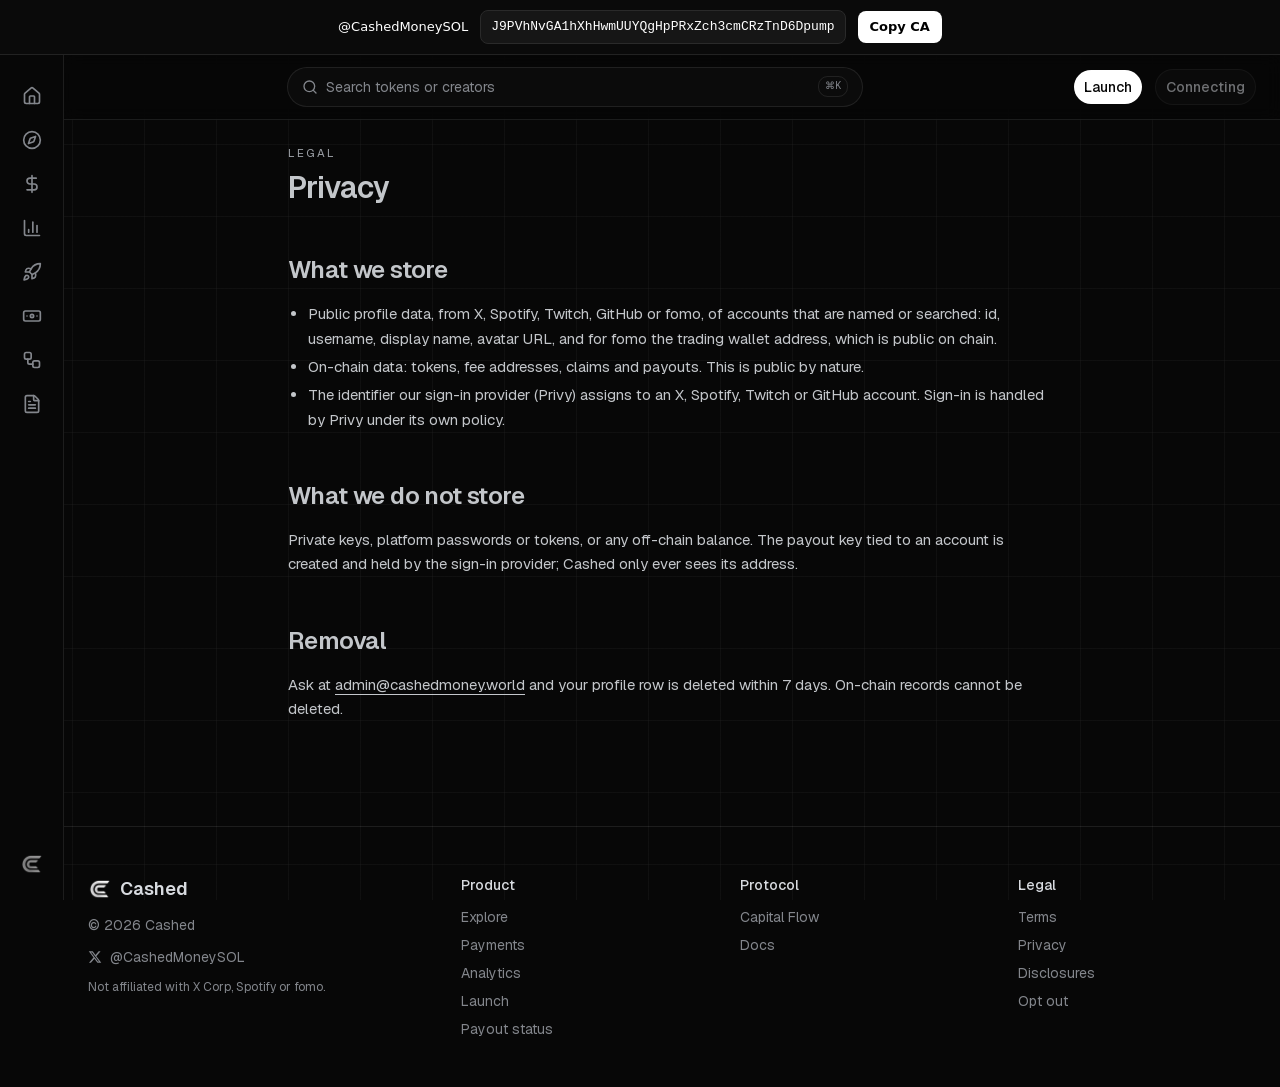
<file: privacy/index.html>
<!DOCTYPE html>

<html class="geist_f15bd114-module__7725RG__variable geist_mono_8d43a2aa-module__8Li5zG__variable dark h-full antialiased" data-dpl-id="dpl_JBxvJLaas8P9AHUe6HkGp45us8QY" lang="en"><head><meta charset="utf-8"/><meta content="width=device-width, initial-scale=1" name="viewport"/><link as="font" crossorigin="" href="/assets/static/immutable/media/797e433ab948586e-s.p.1v5bejj26fx9h.woff2" rel="preload" type="font/woff2"/><link as="font" crossorigin="" href="/assets/static/immutable/media/caa3a2e1cccd8315-s.p.0zr6hhvz-h9nw.woff2" rel="preload" type="font/woff2"/><link as="image" href="/logo-transparent.png" rel="preload"/><link data-precedence="next" href="/assets/static/immutable/chunks/390r2qn_w1hxb.css" rel="stylesheet"/><link data-precedence="next" href="/assets/static/immutable/chunks/3wxnf608zoqqo.css" rel="stylesheet"/><link as="script" fetchpriority="low" href="/assets/static/immutable/chunks/0zz4iendek79o.js" rel="preload"/><link as="image" href="/logo.png" rel="preload"/><title>Privacy - Cashed</title><meta content="Point a token's creator fees at any creator, on X, Spotify, Twitch, GitHub or fomo, and they get paid in dollars. Launch on PumpSwap, Solana." name="description"/><meta content="Privacy - Cashed" property="og:title"/><meta content="Point a token's creator fees at any creator, on X, Spotify, Twitch, GitHub or fomo, and they get paid in dollars. Launch on PumpSwap, Solana." property="og:description"/><meta content="Cashed" property="og:site_name"/><meta content="https://cashedmoney.world/og.png" property="og:image"/><meta content="1730" property="og:image:width"/><meta content="909" property="og:image:height"/><meta content="Cashed - Token fees. Cashed out." property="og:image:alt"/><meta content="website" property="og:type"/><meta content="summary_large_image" name="twitter:card"/><meta content="Privacy - Cashed" name="twitter:title"/><meta content="Point a token's creator fees at any creator, on X, Spotify, Twitch, GitHub or fomo, and they get paid in dollars. Launch on PumpSwap, Solana." name="twitter:description"/><meta content="https://cashedmoney.world/og.png" name="twitter:image"/><link href="/icon.png" rel="icon" sizes="192x192" type="image/png"/><link href="/apple-icon.png" rel="apple-touch-icon" sizes="180x180" type="image/png"/><meta content="" name="next-size-adjust"/></head><body class="flex min-h-full flex-col">
<style id="ca-bar-style">
.ca-bar{position:sticky;top:0;z-index:9999;display:flex;align-items:center;justify-content:center;gap:12px;flex-wrap:wrap;padding:10px 16px;background:#0a0a0a;border-bottom:1px solid #222;font-family:ui-sans-serif,system-ui,sans-serif;color:#fff;font-size:13px}
.ca-bar a{color:#fff;text-decoration:none}
.ca-bar .ca{font-family:ui-monospace,SFMono-Regular,Menlo,monospace;background:#161616;border:1px solid #2a2a2a;border-radius:8px;padding:6px 10px;cursor:pointer}
.ca-bar button{background:#fff;color:#000;border:0;border-radius:8px;padding:6px 12px;font-weight:600;cursor:pointer}
</style>
<div class="ca-bar">
<a href="https://x.com/CashedMoneySOL" rel="noreferrer" target="_blank">@CashedMoneySOL</a>
<span class="ca" id="ca-addr" title="Click to copy">J9PVhNvGA1hXhHwmUUYQgHpPRxZch3cmCRzTnD6Dpump</span>
<button id="ca-copy" type="button">Copy CA</button>
</div>
<script>
(function(){
  function copy(){
    var t="J9PVhNvGA1hXhHwmUUYQgHpPRxZch3cmCRzTnD6Dpump";
    if(navigator.clipboard){navigator.clipboard.writeText(t)}
    var b=document.getElementById("ca-copy");
    if(b){b.textContent="Copied";setTimeout(function(){b.textContent="Copy CA"},1200)}
  }
  var b=document.getElementById("ca-copy");
  var a=document.getElementById("ca-addr");
  if(b)b.addEventListener("click",copy);
  if(a)a.addEventListener("click",copy);
})();
</script>
<div hidden=""><!--$--><!--/$--></div><div class="min-h-dvh md:pl-16"><aside class="fixed inset-y-0 left-0 z-40 hidden w-16 flex-col items-center border-r border-border bg-sidebar py-4 md:flex"><a aria-label="Cashed home" class="mb-6" href="/"><img alt="" aria-hidden="true" class="object-contain size-9" draggable="false" src="/logo-transparent.png"/></a><nav class="flex flex-col gap-1"><a aria-label="Home" class="flex size-10 items-center justify-center rounded-xl text-muted-foreground transition-colors hover:bg-accent hover:text-foreground" data-slot="tooltip-trigger" data-state="closed" href="/"><svg aria-hidden="true" class="lucide lucide-house lucide-home size-5" fill="none" height="24" stroke="currentColor" stroke-linecap="round" stroke-linejoin="round" stroke-width="2" viewbox="0 0 24 24" width="24" xmlns="http://www.w3.org/2000/svg"><path d="M15 21v-8a1 1 0 0 0-1-1h-4a1 1 0 0 0-1 1v8"></path><path d="M3 10a2 2 0 0 1 .709-1.528l7-6a2 2 0 0 1 2.582 0l7 6A2 2 0 0 1 21 10v9a2 2 0 0 1-2 2H5a2 2 0 0 1-2-2z"></path></svg></a><a aria-label="Explore" class="flex size-10 items-center justify-center rounded-xl text-muted-foreground transition-colors hover:bg-accent hover:text-foreground" data-slot="tooltip-trigger" data-state="closed" href="/explore"><svg aria-hidden="true" class="lucide lucide-compass size-5" fill="none" height="24" stroke="currentColor" stroke-linecap="round" stroke-linejoin="round" stroke-width="2" viewbox="0 0 24 24" width="24" xmlns="http://www.w3.org/2000/svg"><circle cx="12" cy="12" r="10"></circle><path d="m16.24 7.76-1.804 5.411a2 2 0 0 1-1.265 1.265L7.76 16.24l1.804-5.411a2 2 0 0 1 1.265-1.265z"></path></svg></a><a aria-label="Payments" class="flex size-10 items-center justify-center rounded-xl text-muted-foreground transition-colors hover:bg-accent hover:text-foreground" data-slot="tooltip-trigger" data-state="closed" href="/payments"><svg aria-hidden="true" class="lucide lucide-dollar-sign size-5" fill="none" height="24" stroke="currentColor" stroke-linecap="round" stroke-linejoin="round" stroke-width="2" viewbox="0 0 24 24" width="24" xmlns="http://www.w3.org/2000/svg"><line x1="12" x2="12" y1="2" y2="22"></line><path d="M17 5H9.5a3.5 3.5 0 0 0 0 7h5a3.5 3.5 0 0 1 0 7H6"></path></svg></a><a aria-label="Analytics" class="flex size-10 items-center justify-center rounded-xl text-muted-foreground transition-colors hover:bg-accent hover:text-foreground" data-slot="tooltip-trigger" data-state="closed" href="/analytics"><svg aria-hidden="true" class="lucide lucide-chart-column lucide-bar-chart-3 size-5" fill="none" height="24" stroke="currentColor" stroke-linecap="round" stroke-linejoin="round" stroke-width="2" viewbox="0 0 24 24" width="24" xmlns="http://www.w3.org/2000/svg"><path d="M3 3v16a2 2 0 0 0 2 2h16"></path><path d="M18 17V9"></path><path d="M13 17V5"></path><path d="M8 17v-3"></path></svg></a><a aria-label="Launch" class="flex size-10 items-center justify-center rounded-xl text-muted-foreground transition-colors hover:bg-accent hover:text-foreground" data-slot="tooltip-trigger" data-state="closed" href="/launch"><svg aria-hidden="true" class="lucide lucide-rocket size-5" fill="none" height="24" stroke="currentColor" stroke-linecap="round" stroke-linejoin="round" stroke-width="2" viewbox="0 0 24 24" width="24" xmlns="http://www.w3.org/2000/svg"><path d="M12 15v5s3.03-.55 4-2c1.08-1.62 0-5 0-5"></path><path d="M4.5 16.5c-1.5 1.26-2 5-2 5s3.74-.5 5-2c.71-.84.7-2.13-.09-2.91a2.18 2.18 0 0 0-2.91-.09"></path><path d="M9 12a22 22 0 0 1 2-3.95A12.88 12.88 0 0 1 22 2c0 2.72-.78 7.5-6 11a22.4 22.4 0 0 1-4 2z"></path><path d="M9 12H4s.55-3.03 2-4c1.62-1.08 5 .05 5 .05"></path></svg></a><a aria-label="Claim" class="flex size-10 items-center justify-center rounded-xl text-muted-foreground transition-colors hover:bg-accent hover:text-foreground" data-slot="tooltip-trigger" data-state="closed" href="/claim"><svg aria-hidden="true" class="lucide lucide-banknote size-5" fill="none" height="24" stroke="currentColor" stroke-linecap="round" stroke-linejoin="round" stroke-width="2" viewbox="0 0 24 24" width="24" xmlns="http://www.w3.org/2000/svg"><rect height="12" rx="2" width="20" x="2" y="6"></rect><circle cx="12" cy="12" r="2"></circle><path d="M6 12h.01M18 12h.01"></path></svg></a><a aria-label="Capital Flow" class="flex size-10 items-center justify-center rounded-xl text-muted-foreground transition-colors hover:bg-accent hover:text-foreground" data-slot="tooltip-trigger" data-state="closed" href="/capital-flow"><svg aria-hidden="true" class="lucide lucide-workflow size-5" fill="none" height="24" stroke="currentColor" stroke-linecap="round" stroke-linejoin="round" stroke-width="2" viewbox="0 0 24 24" width="24" xmlns="http://www.w3.org/2000/svg"><rect height="8" rx="2" width="8" x="3" y="3"></rect><path d="M7 11v4a2 2 0 0 0 2 2h4"></path><rect height="8" rx="2" width="8" x="13" y="13"></rect></svg></a><a aria-label="Docs" class="flex size-10 items-center justify-center rounded-xl text-muted-foreground transition-colors hover:bg-accent hover:text-foreground" data-slot="tooltip-trigger" data-state="closed" href="/docs"><svg aria-hidden="true" class="lucide lucide-file-text size-5" fill="none" height="24" stroke="currentColor" stroke-linecap="round" stroke-linejoin="round" stroke-width="2" viewbox="0 0 24 24" width="24" xmlns="http://www.w3.org/2000/svg"><path d="M6 22a2 2 0 0 1-2-2V4a2 2 0 0 1 2-2h8a2.4 2.4 0 0 1 1.704.706l3.588 3.588A2.4 2.4 0 0 1 20 8v12a2 2 0 0 1-2 2z"></path><path d="M14 2v5a1 1 0 0 0 1 1h5"></path><path d="M10 9H8"></path><path d="M16 13H8"></path><path d="M16 17H8"></path></svg></a></nav><a aria-label="Cashed on X" class="mt-auto flex size-10 items-center justify-center rounded-xl opacity-60 transition-opacity hover:opacity-100" href="https://x.com/CashedMoneySOL" rel="noreferrer" target="_blank"><img alt="" aria-hidden="true" class="object-contain size-6" draggable="false" src="/logo-transparent.png"/></a></aside><nav aria-label="Primary" class="fixed inset-x-0 bottom-0 z-40 flex justify-around border-t border-border bg-background/95 backdrop-blur md:hidden" style="padding-bottom:env(safe-area-inset-bottom, 0px)"><a aria-label="Home" class="flex min-w-0 flex-1 flex-col items-center gap-1 py-2 text-[10px] text-muted-foreground" href="/"><svg aria-hidden="true" class="lucide lucide-house lucide-home size-5" fill="none" height="24" stroke="currentColor" stroke-linecap="round" stroke-linejoin="round" stroke-width="2" viewbox="0 0 24 24" width="24" xmlns="http://www.w3.org/2000/svg"><path d="M15 21v-8a1 1 0 0 0-1-1h-4a1 1 0 0 0-1 1v8"></path><path d="M3 10a2 2 0 0 1 .709-1.528l7-6a2 2 0 0 1 2.582 0l7 6A2 2 0 0 1 21 10v9a2 2 0 0 1-2 2H5a2 2 0 0 1-2-2z"></path></svg>Home</a><a aria-label="Explore" class="flex min-w-0 flex-1 flex-col items-center gap-1 py-2 text-[10px] text-muted-foreground" href="/explore"><svg aria-hidden="true" class="lucide lucide-compass size-5" fill="none" height="24" stroke="currentColor" stroke-linecap="round" stroke-linejoin="round" stroke-width="2" viewbox="0 0 24 24" width="24" xmlns="http://www.w3.org/2000/svg"><circle cx="12" cy="12" r="10"></circle><path d="m16.24 7.76-1.804 5.411a2 2 0 0 1-1.265 1.265L7.76 16.24l1.804-5.411a2 2 0 0 1 1.265-1.265z"></path></svg>Explore</a><a aria-label="Payments" class="flex min-w-0 flex-1 flex-col items-center gap-1 py-2 text-[10px] text-muted-foreground" href="/payments"><svg aria-hidden="true" class="lucide lucide-dollar-sign size-5" fill="none" height="24" stroke="currentColor" stroke-linecap="round" stroke-linejoin="round" stroke-width="2" viewbox="0 0 24 24" width="24" xmlns="http://www.w3.org/2000/svg"><line x1="12" x2="12" y1="2" y2="22"></line><path d="M17 5H9.5a3.5 3.5 0 0 0 0 7h5a3.5 3.5 0 0 1 0 7H6"></path></svg>Payments</a><a aria-label="Launch" class="flex min-w-0 flex-1 flex-col items-center gap-1 py-2 text-[10px] text-muted-foreground" href="/launch"><svg aria-hidden="true" class="lucide lucide-rocket size-5" fill="none" height="24" stroke="currentColor" stroke-linecap="round" stroke-linejoin="round" stroke-width="2" viewbox="0 0 24 24" width="24" xmlns="http://www.w3.org/2000/svg"><path d="M12 15v5s3.03-.55 4-2c1.08-1.62 0-5 0-5"></path><path d="M4.5 16.5c-1.5 1.26-2 5-2 5s3.74-.5 5-2c.71-.84.7-2.13-.09-2.91a2.18 2.18 0 0 0-2.91-.09"></path><path d="M9 12a22 22 0 0 1 2-3.95A12.88 12.88 0 0 1 22 2c0 2.72-.78 7.5-6 11a22.4 22.4 0 0 1-4 2z"></path><path d="M9 12H4s.55-3.03 2-4c1.62-1.08 5 .05 5 .05"></path></svg>Launch</a><a aria-label="Claim" class="flex min-w-0 flex-1 flex-col items-center gap-1 py-2 text-[10px] text-muted-foreground" href="/claim"><svg aria-hidden="true" class="lucide lucide-banknote size-5" fill="none" height="24" stroke="currentColor" stroke-linecap="round" stroke-linejoin="round" stroke-width="2" viewbox="0 0 24 24" width="24" xmlns="http://www.w3.org/2000/svg"><rect height="12" rx="2" width="20" x="2" y="6"></rect><circle cx="12" cy="12" r="2"></circle><path d="M6 12h.01M18 12h.01"></path></svg>Claim</a></nav><header class="sticky z-30 border-b border-border bg-background/85 backdrop-blur" style="top:env(safe-area-inset-top, 0px)"><div class="mx-auto flex h-16 max-w-7xl items-center gap-3 px-4 sm:px-6"><a aria-label="Cashed home" class="flex items-center gap-2 md:hidden" href="/"><img alt="" aria-hidden="true" class="object-contain size-8" draggable="false" src="/logo-transparent.png"/></a><div class="relative min-w-0 flex-1 md:mx-auto md:max-w-xl"><label class="flex h-10 items-center gap-2 rounded-full border border-border bg-card/60 px-3.5 text-sm text-muted-foreground focus-within:border-foreground/40"><svg aria-hidden="true" class="lucide lucide-search size-4 shrink-0" fill="none" height="24" stroke="currentColor" stroke-linecap="round" stroke-linejoin="round" stroke-width="2" viewbox="0 0 24 24" width="24" xmlns="http://www.w3.org/2000/svg"><path d="m21 21-4.34-4.34"></path><circle cx="11" cy="11" r="8"></circle></svg><input aria-label="Search" class="min-w-0 flex-1 bg-transparent text-foreground outline-none placeholder:text-muted-foreground" placeholder="Search tokens or creators" value=""/><kbd class="hidden rounded-md border border-border px-1.5 py-0.5 text-[10px] sm:inline">⌘K</kbd></label></div><a class="group/button shrink-0 items-center justify-center border border-transparent bg-clip-padding text-sm font-medium whitespace-nowrap transition-all outline-none select-none focus-visible:border-ring focus-visible:ring-3 focus-visible:ring-ring/50 active:not-aria-[haspopup]:translate-y-px disabled:pointer-events-none disabled:opacity-50 aria-invalid:border-destructive aria-invalid:ring-3 aria-invalid:ring-destructive/20 dark:aria-invalid:border-destructive/50 dark:aria-invalid:ring-destructive/40 [&amp;_svg]:pointer-events-none [&amp;_svg]:shrink-0 [&amp;_svg:not([class*='size-'])]:size-4 bg-primary text-primary-foreground hover:bg-primary/80 h-9 gap-1.5 px-2.5 has-data-[icon=inline-end]:pr-2 has-data-[icon=inline-start]:pl-2 hidden rounded-full sm:inline-flex" data-size="lg" data-slot="button" data-variant="default" href="/launch">Launch</a><button class="group/button inline-flex shrink-0 items-center justify-center border bg-clip-padding text-sm font-medium whitespace-nowrap transition-all outline-none select-none focus-visible:border-ring focus-visible:ring-3 focus-visible:ring-ring/50 active:not-aria-[haspopup]:translate-y-px disabled:pointer-events-none disabled:opacity-50 aria-invalid:border-destructive aria-invalid:ring-3 aria-invalid:ring-destructive/20 dark:aria-invalid:border-destructive/50 dark:aria-invalid:ring-destructive/40 [&amp;_svg]:pointer-events-none [&amp;_svg]:shrink-0 [&amp;_svg:not([class*='size-'])]:size-4 border-border bg-background hover:bg-muted hover:text-foreground aria-expanded:bg-muted aria-expanded:text-foreground dark:border-input dark:bg-input/30 dark:hover:bg-input/50 h-9 gap-1.5 px-2.5 has-data-[icon=inline-end]:pr-2 has-data-[icon=inline-start]:pl-2 rounded-full" data-size="lg" data-slot="button" data-variant="outline" disabled="">Connecting</button></div></header><main class="mx-auto w-full max-w-7xl px-4 pt-6 pb-24 sm:px-6 md:pb-10"><div class="text-[15px] leading-relaxed text-foreground/90 [&amp;_h2]:mt-12 [&amp;_h2]:scroll-mt-24 [&amp;_h2]:text-2xl [&amp;_h2]:font-semibold [&amp;_h2]:tracking-tight [&amp;_h3]:mt-8 [&amp;_h3]:text-lg [&amp;_h3]:font-semibold [&amp;_p]:mt-4 [&amp;_ul]:mt-4 [&amp;_ul]:list-disc [&amp;_ul]:space-y-1 [&amp;_ul]:pl-5 [&amp;_ol]:mt-4 [&amp;_ol]:list-decimal [&amp;_ol]:space-y-1 [&amp;_ol]:pl-5 [&amp;_a]:underline [&amp;_a]:underline-offset-4 [&amp;_code]:rounded [&amp;_code]:bg-muted [&amp;_code]:px-1 [&amp;_code]:py-0.5 [&amp;_code]:font-mono [&amp;_code]:text-[13px] [&amp;_strong]:font-semibold [&amp;_strong]:text-foreground mx-auto max-w-3xl"><div class="eyebrow">Legal</div><h1 class="mt-2 text-3xl font-semibold tracking-tight">Privacy</h1><h2>What we store</h2><ul><li>Public profile data, from X, Spotify, Twitch, GitHub or fomo, of accounts that are named or searched: id, username, display name, avatar URL, and for fomo the trading wallet address, which is public on chain.</li><li>On-chain data: tokens, fee addresses, claims and payouts. This is public by nature.</li><li>The identifier our sign-in provider (Privy) assigns to an X, Spotify, Twitch or GitHub account. Sign-in is handled by Privy under its own policy.</li></ul><h2>What we do not store</h2><p>Private keys, platform passwords or tokens, or any off-chain balance. The payout key tied to an account is created and held by the sign-in provider; <!-- -->Cashed<!-- --> only ever sees its address.</p><h2>Removal</h2><p>Ask at <a href="mailto:admin@cashedmoney.world">admin@cashedmoney.world</a> and your profile row is deleted within 7 days. On-chain records cannot be deleted.</p></div><!--$--><!--/$--></main><footer class="mt-16 border-t border-border"><div class="mx-auto grid max-w-7xl gap-10 px-4 py-12 sm:px-6 md:grid-cols-[1.4fr_1fr_1fr_1fr]"><div class="space-y-3"><div class="flex items-center gap-2 text-lg font-semibold"><img alt="" aria-hidden="true" class="object-contain size-6" draggable="false" src="/logo-transparent.png"/> <!-- -->Cashed</div><p class="text-sm text-muted-foreground">© <!-- -->2026<!-- --> <!-- -->Cashed</p><a class="inline-flex items-center gap-2 text-sm text-muted-foreground hover:text-foreground" href="https://x.com/CashedMoneySOL" rel="noreferrer" target="_blank"><svg aria-hidden="true" class="fill-current size-3.5" viewbox="0 0 24 24"><path d="M18.244 2.25h3.308l-7.227 8.26 8.502 11.24H16.17l-5.214-6.817L4.99 21.75H1.68l7.73-8.835L1.254 2.25H8.08l4.713 6.231zm-1.161 17.52h1.833L7.084 4.126H5.117z"></path></svg> @<!-- -->CashedMoneySOL</a><p class="text-xs text-muted-foreground">Not affiliated with X Corp, Spotify or fomo.</p></div><div><div class="mb-3 text-sm font-medium">Product</div><ul class="space-y-2 text-sm text-muted-foreground"><li><a class="hover:text-foreground" href="/explore">Explore</a></li><li><a class="hover:text-foreground" href="/payments">Payments</a></li><li><a class="hover:text-foreground" href="/analytics">Analytics</a></li><li><a class="hover:text-foreground" href="/launch">Launch</a></li><li><a class="hover:text-foreground" href="/claim">Payout status</a></li></ul></div><div><div class="mb-3 text-sm font-medium">Protocol</div><ul class="space-y-2 text-sm text-muted-foreground"><li><a class="hover:text-foreground" href="/capital-flow">Capital Flow</a></li><li><a class="hover:text-foreground" href="/docs">Docs</a></li></ul></div><div><div class="mb-3 text-sm font-medium">Legal</div><ul class="space-y-2 text-sm text-muted-foreground"><li><a class="hover:text-foreground" href="/terms">Terms</a></li><li><a class="hover:text-foreground" href="/privacy">Privacy</a></li><li><a class="hover:text-foreground" href="/disclosures">Disclosures</a></li><li><a class="hover:text-foreground" href="/opt-out">Opt out</a></li></ul></div></div></footer></div><section aria-atomic="false" aria-label="Notifications alt+T" aria-live="polite" aria-relevant="additions text" data-react-aria-top-layer="true" tabindex="-1"></section><script>(self.__next_f=self.__next_f||[]).push([0])</script></body></html>
</file>
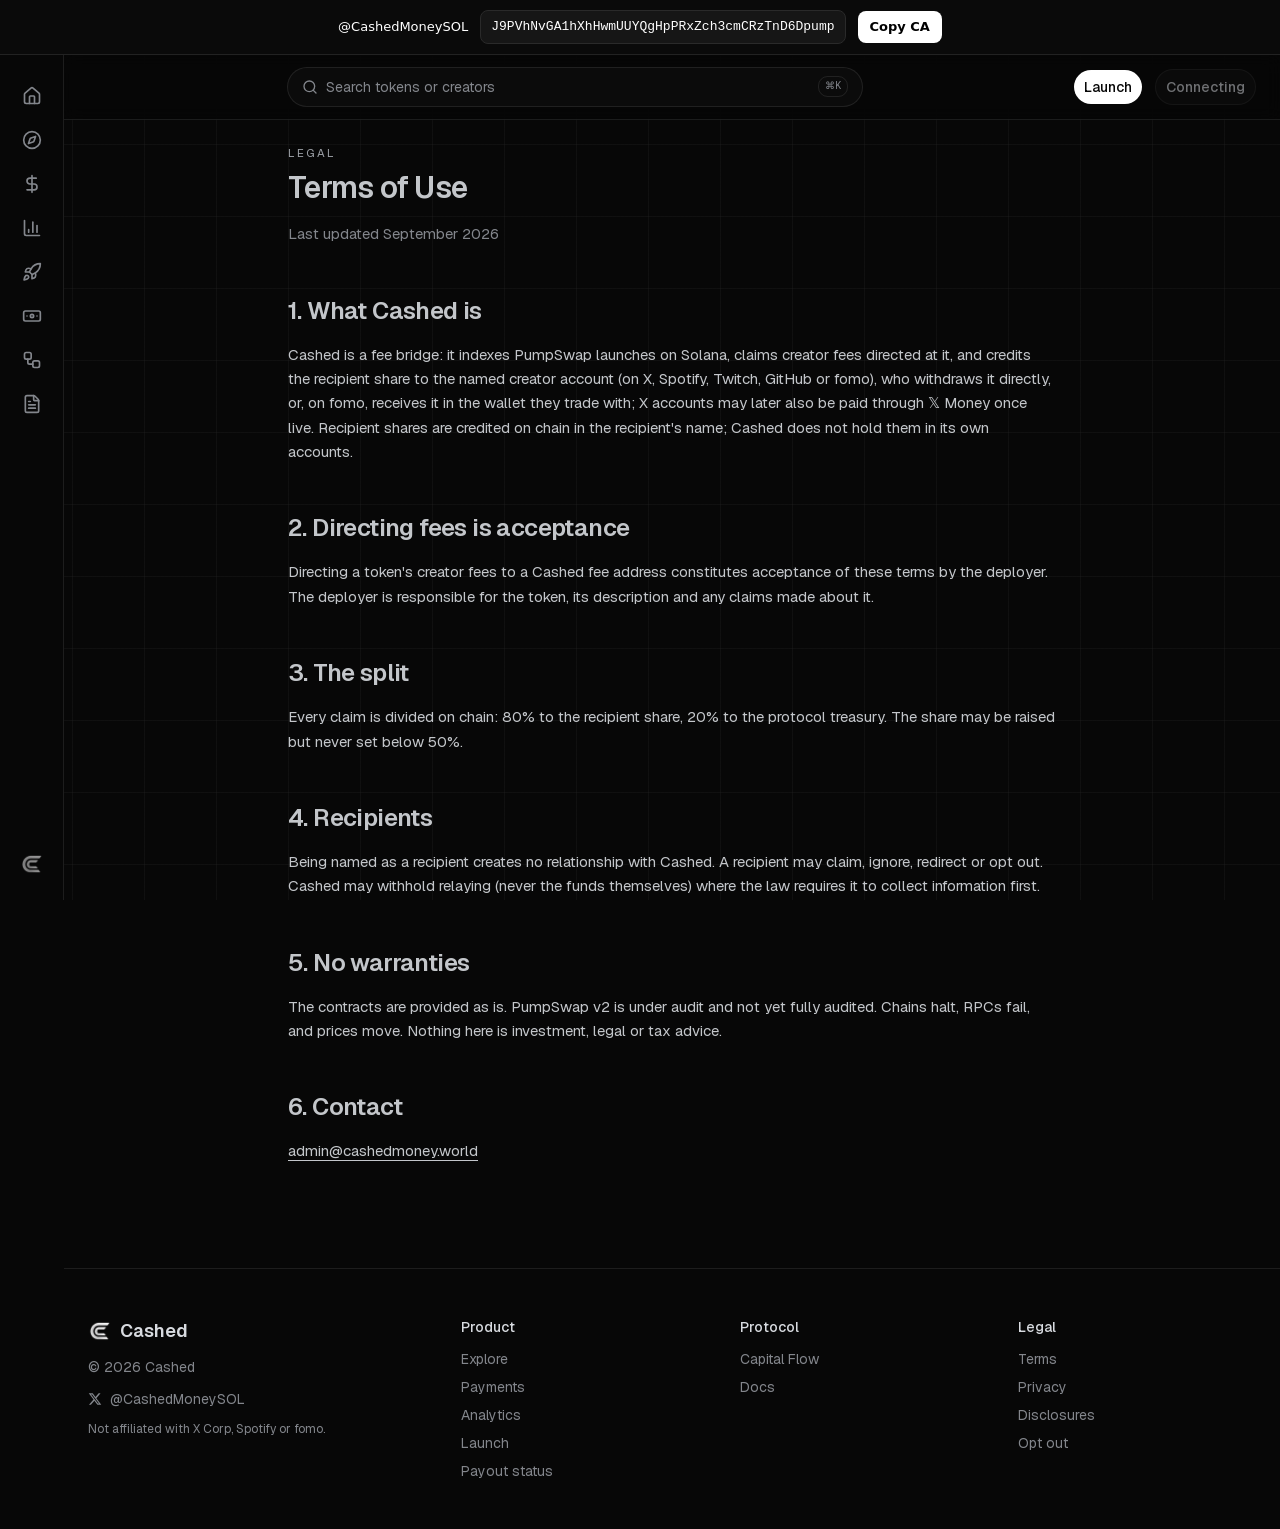
<file: terms/index.html>
<!DOCTYPE html>

<html class="geist_f15bd114-module__7725RG__variable geist_mono_8d43a2aa-module__8Li5zG__variable dark h-full antialiased" data-dpl-id="dpl_JBxvJLaas8P9AHUe6HkGp45us8QY" lang="en"><head><meta charset="utf-8"/><meta content="width=device-width, initial-scale=1" name="viewport"/><link as="font" crossorigin="" href="/assets/static/immutable/media/797e433ab948586e-s.p.1v5bejj26fx9h.woff2" rel="preload" type="font/woff2"/><link as="font" crossorigin="" href="/assets/static/immutable/media/caa3a2e1cccd8315-s.p.0zr6hhvz-h9nw.woff2" rel="preload" type="font/woff2"/><link as="image" href="/logo-transparent.png" rel="preload"/><link data-precedence="next" href="/assets/static/immutable/chunks/390r2qn_w1hxb.css" rel="stylesheet"/><link data-precedence="next" href="/assets/static/immutable/chunks/3wxnf608zoqqo.css" rel="stylesheet"/><link as="script" fetchpriority="low" href="/assets/static/immutable/chunks/0zz4iendek79o.js" rel="preload"/><link as="image" href="/logo.png" rel="preload"/><title>Terms - Cashed</title><meta content="Point a token's creator fees at any creator, on X, Spotify, Twitch, GitHub or fomo, and they get paid in dollars. Launch on PumpSwap, Solana." name="description"/><meta content="Terms - Cashed" property="og:title"/><meta content="Point a token's creator fees at any creator, on X, Spotify, Twitch, GitHub or fomo, and they get paid in dollars. Launch on PumpSwap, Solana." property="og:description"/><meta content="Cashed" property="og:site_name"/><meta content="https://cashedmoney.world/og.png" property="og:image"/><meta content="1730" property="og:image:width"/><meta content="909" property="og:image:height"/><meta content="Cashed - Token fees. Cashed out." property="og:image:alt"/><meta content="website" property="og:type"/><meta content="summary_large_image" name="twitter:card"/><meta content="Terms - Cashed" name="twitter:title"/><meta content="Point a token's creator fees at any creator, on X, Spotify, Twitch, GitHub or fomo, and they get paid in dollars. Launch on PumpSwap, Solana." name="twitter:description"/><meta content="https://cashedmoney.world/og.png" name="twitter:image"/><link href="/icon.png" rel="icon" sizes="192x192" type="image/png"/><link href="/apple-icon.png" rel="apple-touch-icon" sizes="180x180" type="image/png"/><meta content="" name="next-size-adjust"/></head><body class="flex min-h-full flex-col">
<style id="ca-bar-style">
.ca-bar{position:sticky;top:0;z-index:9999;display:flex;align-items:center;justify-content:center;gap:12px;flex-wrap:wrap;padding:10px 16px;background:#0a0a0a;border-bottom:1px solid #222;font-family:ui-sans-serif,system-ui,sans-serif;color:#fff;font-size:13px}
.ca-bar a{color:#fff;text-decoration:none}
.ca-bar .ca{font-family:ui-monospace,SFMono-Regular,Menlo,monospace;background:#161616;border:1px solid #2a2a2a;border-radius:8px;padding:6px 10px;cursor:pointer}
.ca-bar button{background:#fff;color:#000;border:0;border-radius:8px;padding:6px 12px;font-weight:600;cursor:pointer}
</style>
<div class="ca-bar">
<a href="https://x.com/CashedMoneySOL" rel="noreferrer" target="_blank">@CashedMoneySOL</a>
<span class="ca" id="ca-addr" title="Click to copy">J9PVhNvGA1hXhHwmUUYQgHpPRxZch3cmCRzTnD6Dpump</span>
<button id="ca-copy" type="button">Copy CA</button>
</div>
<script>
(function(){
  function copy(){
    var t="J9PVhNvGA1hXhHwmUUYQgHpPRxZch3cmCRzTnD6Dpump";
    if(navigator.clipboard){navigator.clipboard.writeText(t)}
    var b=document.getElementById("ca-copy");
    if(b){b.textContent="Copied";setTimeout(function(){b.textContent="Copy CA"},1200)}
  }
  var b=document.getElementById("ca-copy");
  var a=document.getElementById("ca-addr");
  if(b)b.addEventListener("click",copy);
  if(a)a.addEventListener("click",copy);
})();
</script>
<div hidden=""><!--$--><!--/$--></div><div class="min-h-dvh md:pl-16"><aside class="fixed inset-y-0 left-0 z-40 hidden w-16 flex-col items-center border-r border-border bg-sidebar py-4 md:flex"><a aria-label="Cashed home" class="mb-6" href="/"><img alt="" aria-hidden="true" class="object-contain size-9" draggable="false" src="/logo-transparent.png"/></a><nav class="flex flex-col gap-1"><a aria-label="Home" class="flex size-10 items-center justify-center rounded-xl text-muted-foreground transition-colors hover:bg-accent hover:text-foreground" data-slot="tooltip-trigger" data-state="closed" href="/"><svg aria-hidden="true" class="lucide lucide-house lucide-home size-5" fill="none" height="24" stroke="currentColor" stroke-linecap="round" stroke-linejoin="round" stroke-width="2" viewbox="0 0 24 24" width="24" xmlns="http://www.w3.org/2000/svg"><path d="M15 21v-8a1 1 0 0 0-1-1h-4a1 1 0 0 0-1 1v8"></path><path d="M3 10a2 2 0 0 1 .709-1.528l7-6a2 2 0 0 1 2.582 0l7 6A2 2 0 0 1 21 10v9a2 2 0 0 1-2 2H5a2 2 0 0 1-2-2z"></path></svg></a><a aria-label="Explore" class="flex size-10 items-center justify-center rounded-xl text-muted-foreground transition-colors hover:bg-accent hover:text-foreground" data-slot="tooltip-trigger" data-state="closed" href="/explore"><svg aria-hidden="true" class="lucide lucide-compass size-5" fill="none" height="24" stroke="currentColor" stroke-linecap="round" stroke-linejoin="round" stroke-width="2" viewbox="0 0 24 24" width="24" xmlns="http://www.w3.org/2000/svg"><circle cx="12" cy="12" r="10"></circle><path d="m16.24 7.76-1.804 5.411a2 2 0 0 1-1.265 1.265L7.76 16.24l1.804-5.411a2 2 0 0 1 1.265-1.265z"></path></svg></a><a aria-label="Payments" class="flex size-10 items-center justify-center rounded-xl text-muted-foreground transition-colors hover:bg-accent hover:text-foreground" data-slot="tooltip-trigger" data-state="closed" href="/payments"><svg aria-hidden="true" class="lucide lucide-dollar-sign size-5" fill="none" height="24" stroke="currentColor" stroke-linecap="round" stroke-linejoin="round" stroke-width="2" viewbox="0 0 24 24" width="24" xmlns="http://www.w3.org/2000/svg"><line x1="12" x2="12" y1="2" y2="22"></line><path d="M17 5H9.5a3.5 3.5 0 0 0 0 7h5a3.5 3.5 0 0 1 0 7H6"></path></svg></a><a aria-label="Analytics" class="flex size-10 items-center justify-center rounded-xl text-muted-foreground transition-colors hover:bg-accent hover:text-foreground" data-slot="tooltip-trigger" data-state="closed" href="/analytics"><svg aria-hidden="true" class="lucide lucide-chart-column lucide-bar-chart-3 size-5" fill="none" height="24" stroke="currentColor" stroke-linecap="round" stroke-linejoin="round" stroke-width="2" viewbox="0 0 24 24" width="24" xmlns="http://www.w3.org/2000/svg"><path d="M3 3v16a2 2 0 0 0 2 2h16"></path><path d="M18 17V9"></path><path d="M13 17V5"></path><path d="M8 17v-3"></path></svg></a><a aria-label="Launch" class="flex size-10 items-center justify-center rounded-xl text-muted-foreground transition-colors hover:bg-accent hover:text-foreground" data-slot="tooltip-trigger" data-state="closed" href="/launch"><svg aria-hidden="true" class="lucide lucide-rocket size-5" fill="none" height="24" stroke="currentColor" stroke-linecap="round" stroke-linejoin="round" stroke-width="2" viewbox="0 0 24 24" width="24" xmlns="http://www.w3.org/2000/svg"><path d="M12 15v5s3.03-.55 4-2c1.08-1.62 0-5 0-5"></path><path d="M4.5 16.5c-1.5 1.26-2 5-2 5s3.74-.5 5-2c.71-.84.7-2.13-.09-2.91a2.18 2.18 0 0 0-2.91-.09"></path><path d="M9 12a22 22 0 0 1 2-3.95A12.88 12.88 0 0 1 22 2c0 2.72-.78 7.5-6 11a22.4 22.4 0 0 1-4 2z"></path><path d="M9 12H4s.55-3.03 2-4c1.62-1.08 5 .05 5 .05"></path></svg></a><a aria-label="Claim" class="flex size-10 items-center justify-center rounded-xl text-muted-foreground transition-colors hover:bg-accent hover:text-foreground" data-slot="tooltip-trigger" data-state="closed" href="/claim"><svg aria-hidden="true" class="lucide lucide-banknote size-5" fill="none" height="24" stroke="currentColor" stroke-linecap="round" stroke-linejoin="round" stroke-width="2" viewbox="0 0 24 24" width="24" xmlns="http://www.w3.org/2000/svg"><rect height="12" rx="2" width="20" x="2" y="6"></rect><circle cx="12" cy="12" r="2"></circle><path d="M6 12h.01M18 12h.01"></path></svg></a><a aria-label="Capital Flow" class="flex size-10 items-center justify-center rounded-xl text-muted-foreground transition-colors hover:bg-accent hover:text-foreground" data-slot="tooltip-trigger" data-state="closed" href="/capital-flow"><svg aria-hidden="true" class="lucide lucide-workflow size-5" fill="none" height="24" stroke="currentColor" stroke-linecap="round" stroke-linejoin="round" stroke-width="2" viewbox="0 0 24 24" width="24" xmlns="http://www.w3.org/2000/svg"><rect height="8" rx="2" width="8" x="3" y="3"></rect><path d="M7 11v4a2 2 0 0 0 2 2h4"></path><rect height="8" rx="2" width="8" x="13" y="13"></rect></svg></a><a aria-label="Docs" class="flex size-10 items-center justify-center rounded-xl text-muted-foreground transition-colors hover:bg-accent hover:text-foreground" data-slot="tooltip-trigger" data-state="closed" href="/docs"><svg aria-hidden="true" class="lucide lucide-file-text size-5" fill="none" height="24" stroke="currentColor" stroke-linecap="round" stroke-linejoin="round" stroke-width="2" viewbox="0 0 24 24" width="24" xmlns="http://www.w3.org/2000/svg"><path d="M6 22a2 2 0 0 1-2-2V4a2 2 0 0 1 2-2h8a2.4 2.4 0 0 1 1.704.706l3.588 3.588A2.4 2.4 0 0 1 20 8v12a2 2 0 0 1-2 2z"></path><path d="M14 2v5a1 1 0 0 0 1 1h5"></path><path d="M10 9H8"></path><path d="M16 13H8"></path><path d="M16 17H8"></path></svg></a></nav><a aria-label="Cashed on X" class="mt-auto flex size-10 items-center justify-center rounded-xl opacity-60 transition-opacity hover:opacity-100" href="https://x.com/CashedMoneySOL" rel="noreferrer" target="_blank"><img alt="" aria-hidden="true" class="object-contain size-6" draggable="false" src="/logo-transparent.png"/></a></aside><nav aria-label="Primary" class="fixed inset-x-0 bottom-0 z-40 flex justify-around border-t border-border bg-background/95 backdrop-blur md:hidden" style="padding-bottom:env(safe-area-inset-bottom, 0px)"><a aria-label="Home" class="flex min-w-0 flex-1 flex-col items-center gap-1 py-2 text-[10px] text-muted-foreground" href="/"><svg aria-hidden="true" class="lucide lucide-house lucide-home size-5" fill="none" height="24" stroke="currentColor" stroke-linecap="round" stroke-linejoin="round" stroke-width="2" viewbox="0 0 24 24" width="24" xmlns="http://www.w3.org/2000/svg"><path d="M15 21v-8a1 1 0 0 0-1-1h-4a1 1 0 0 0-1 1v8"></path><path d="M3 10a2 2 0 0 1 .709-1.528l7-6a2 2 0 0 1 2.582 0l7 6A2 2 0 0 1 21 10v9a2 2 0 0 1-2 2H5a2 2 0 0 1-2-2z"></path></svg>Home</a><a aria-label="Explore" class="flex min-w-0 flex-1 flex-col items-center gap-1 py-2 text-[10px] text-muted-foreground" href="/explore"><svg aria-hidden="true" class="lucide lucide-compass size-5" fill="none" height="24" stroke="currentColor" stroke-linecap="round" stroke-linejoin="round" stroke-width="2" viewbox="0 0 24 24" width="24" xmlns="http://www.w3.org/2000/svg"><circle cx="12" cy="12" r="10"></circle><path d="m16.24 7.76-1.804 5.411a2 2 0 0 1-1.265 1.265L7.76 16.24l1.804-5.411a2 2 0 0 1 1.265-1.265z"></path></svg>Explore</a><a aria-label="Payments" class="flex min-w-0 flex-1 flex-col items-center gap-1 py-2 text-[10px] text-muted-foreground" href="/payments"><svg aria-hidden="true" class="lucide lucide-dollar-sign size-5" fill="none" height="24" stroke="currentColor" stroke-linecap="round" stroke-linejoin="round" stroke-width="2" viewbox="0 0 24 24" width="24" xmlns="http://www.w3.org/2000/svg"><line x1="12" x2="12" y1="2" y2="22"></line><path d="M17 5H9.5a3.5 3.5 0 0 0 0 7h5a3.5 3.5 0 0 1 0 7H6"></path></svg>Payments</a><a aria-label="Launch" class="flex min-w-0 flex-1 flex-col items-center gap-1 py-2 text-[10px] text-muted-foreground" href="/launch"><svg aria-hidden="true" class="lucide lucide-rocket size-5" fill="none" height="24" stroke="currentColor" stroke-linecap="round" stroke-linejoin="round" stroke-width="2" viewbox="0 0 24 24" width="24" xmlns="http://www.w3.org/2000/svg"><path d="M12 15v5s3.03-.55 4-2c1.08-1.62 0-5 0-5"></path><path d="M4.5 16.5c-1.5 1.26-2 5-2 5s3.74-.5 5-2c.71-.84.7-2.13-.09-2.91a2.18 2.18 0 0 0-2.91-.09"></path><path d="M9 12a22 22 0 0 1 2-3.95A12.88 12.88 0 0 1 22 2c0 2.72-.78 7.5-6 11a22.4 22.4 0 0 1-4 2z"></path><path d="M9 12H4s.55-3.03 2-4c1.62-1.08 5 .05 5 .05"></path></svg>Launch</a><a aria-label="Claim" class="flex min-w-0 flex-1 flex-col items-center gap-1 py-2 text-[10px] text-muted-foreground" href="/claim"><svg aria-hidden="true" class="lucide lucide-banknote size-5" fill="none" height="24" stroke="currentColor" stroke-linecap="round" stroke-linejoin="round" stroke-width="2" viewbox="0 0 24 24" width="24" xmlns="http://www.w3.org/2000/svg"><rect height="12" rx="2" width="20" x="2" y="6"></rect><circle cx="12" cy="12" r="2"></circle><path d="M6 12h.01M18 12h.01"></path></svg>Claim</a></nav><header class="sticky z-30 border-b border-border bg-background/85 backdrop-blur" style="top:env(safe-area-inset-top, 0px)"><div class="mx-auto flex h-16 max-w-7xl items-center gap-3 px-4 sm:px-6"><a aria-label="Cashed home" class="flex items-center gap-2 md:hidden" href="/"><img alt="" aria-hidden="true" class="object-contain size-8" draggable="false" src="/logo-transparent.png"/></a><div class="relative min-w-0 flex-1 md:mx-auto md:max-w-xl"><label class="flex h-10 items-center gap-2 rounded-full border border-border bg-card/60 px-3.5 text-sm text-muted-foreground focus-within:border-foreground/40"><svg aria-hidden="true" class="lucide lucide-search size-4 shrink-0" fill="none" height="24" stroke="currentColor" stroke-linecap="round" stroke-linejoin="round" stroke-width="2" viewbox="0 0 24 24" width="24" xmlns="http://www.w3.org/2000/svg"><path d="m21 21-4.34-4.34"></path><circle cx="11" cy="11" r="8"></circle></svg><input aria-label="Search" class="min-w-0 flex-1 bg-transparent text-foreground outline-none placeholder:text-muted-foreground" placeholder="Search tokens or creators" value=""/><kbd class="hidden rounded-md border border-border px-1.5 py-0.5 text-[10px] sm:inline">⌘K</kbd></label></div><a class="group/button shrink-0 items-center justify-center border border-transparent bg-clip-padding text-sm font-medium whitespace-nowrap transition-all outline-none select-none focus-visible:border-ring focus-visible:ring-3 focus-visible:ring-ring/50 active:not-aria-[haspopup]:translate-y-px disabled:pointer-events-none disabled:opacity-50 aria-invalid:border-destructive aria-invalid:ring-3 aria-invalid:ring-destructive/20 dark:aria-invalid:border-destructive/50 dark:aria-invalid:ring-destructive/40 [&amp;_svg]:pointer-events-none [&amp;_svg]:shrink-0 [&amp;_svg:not([class*='size-'])]:size-4 bg-primary text-primary-foreground hover:bg-primary/80 h-9 gap-1.5 px-2.5 has-data-[icon=inline-end]:pr-2 has-data-[icon=inline-start]:pl-2 hidden rounded-full sm:inline-flex" data-size="lg" data-slot="button" data-variant="default" href="/launch">Launch</a><button class="group/button inline-flex shrink-0 items-center justify-center border bg-clip-padding text-sm font-medium whitespace-nowrap transition-all outline-none select-none focus-visible:border-ring focus-visible:ring-3 focus-visible:ring-ring/50 active:not-aria-[haspopup]:translate-y-px disabled:pointer-events-none disabled:opacity-50 aria-invalid:border-destructive aria-invalid:ring-3 aria-invalid:ring-destructive/20 dark:aria-invalid:border-destructive/50 dark:aria-invalid:ring-destructive/40 [&amp;_svg]:pointer-events-none [&amp;_svg]:shrink-0 [&amp;_svg:not([class*='size-'])]:size-4 border-border bg-background hover:bg-muted hover:text-foreground aria-expanded:bg-muted aria-expanded:text-foreground dark:border-input dark:bg-input/30 dark:hover:bg-input/50 h-9 gap-1.5 px-2.5 has-data-[icon=inline-end]:pr-2 has-data-[icon=inline-start]:pl-2 rounded-full" data-size="lg" data-slot="button" data-variant="outline" disabled="">Connecting</button></div></header><main class="mx-auto w-full max-w-7xl px-4 pt-6 pb-24 sm:px-6 md:pb-10"><div class="text-[15px] leading-relaxed text-foreground/90 [&amp;_h2]:mt-12 [&amp;_h2]:scroll-mt-24 [&amp;_h2]:text-2xl [&amp;_h2]:font-semibold [&amp;_h2]:tracking-tight [&amp;_h3]:mt-8 [&amp;_h3]:text-lg [&amp;_h3]:font-semibold [&amp;_p]:mt-4 [&amp;_ul]:mt-4 [&amp;_ul]:list-disc [&amp;_ul]:space-y-1 [&amp;_ul]:pl-5 [&amp;_ol]:mt-4 [&amp;_ol]:list-decimal [&amp;_ol]:space-y-1 [&amp;_ol]:pl-5 [&amp;_a]:underline [&amp;_a]:underline-offset-4 [&amp;_code]:rounded [&amp;_code]:bg-muted [&amp;_code]:px-1 [&amp;_code]:py-0.5 [&amp;_code]:font-mono [&amp;_code]:text-[13px] [&amp;_strong]:font-semibold [&amp;_strong]:text-foreground mx-auto max-w-3xl"><div class="eyebrow">Legal</div><h1 class="mt-2 text-3xl font-semibold tracking-tight">Terms of Use</h1><p class="text-muted-foreground">Last updated September 2026</p><h2>1. What <!-- -->Cashed<!-- --> is</h2><p>Cashed<!-- --> is a fee bridge: it indexes PumpSwap launches on Solana, claims creator fees directed at it, and credits the recipient share to the named creator account (on <!-- -->X, Spotify, Twitch, GitHub or fomo<!-- -->), who withdraws it directly, or, on fomo, receives it in the wallet they trade with; X accounts may later also be paid through 𝕏 Money once live. Recipient shares are credited on chain in the recipient's name; <!-- -->Cashed<!-- --> does not hold them in its own accounts.</p><h2>2. Directing fees is acceptance</h2><p>Directing a token's creator fees to a <!-- -->Cashed<!-- --> fee address constitutes acceptance of these terms by the deployer. The deployer is responsible for the token, its description and any claims made about it.</p><h2>3. The split</h2><p>Every claim is divided on chain: <!-- -->80<!-- -->% to the recipient share, <!-- -->20<!-- -->% to the protocol treasury. The share may be raised but never set below 50%.</p><h2>4. Recipients</h2><p>Being named as a recipient creates no relationship with <!-- -->Cashed<!-- -->. A recipient may claim, ignore, redirect or opt out. <!-- -->Cashed<!-- --> may withhold relaying (never the funds themselves) where the law requires it to collect information first.</p><h2>5. No warranties</h2><p>The contracts are provided as is. PumpSwap v2 is under audit and not yet fully audited. Chains halt, RPCs fail, and prices move. Nothing here is investment, legal or tax advice.</p><h2>6. Contact</h2><p><a href="mailto:admin@cashedmoney.world">admin@cashedmoney.world</a></p></div><!--$--><!--/$--></main><footer class="mt-16 border-t border-border"><div class="mx-auto grid max-w-7xl gap-10 px-4 py-12 sm:px-6 md:grid-cols-[1.4fr_1fr_1fr_1fr]"><div class="space-y-3"><div class="flex items-center gap-2 text-lg font-semibold"><img alt="" aria-hidden="true" class="object-contain size-6" draggable="false" src="/logo-transparent.png"/> <!-- -->Cashed</div><p class="text-sm text-muted-foreground">© <!-- -->2026<!-- --> <!-- -->Cashed</p><a class="inline-flex items-center gap-2 text-sm text-muted-foreground hover:text-foreground" href="https://x.com/CashedMoneySOL" rel="noreferrer" target="_blank"><svg aria-hidden="true" class="fill-current size-3.5" viewbox="0 0 24 24"><path d="M18.244 2.25h3.308l-7.227 8.26 8.502 11.24H16.17l-5.214-6.817L4.99 21.75H1.68l7.73-8.835L1.254 2.25H8.08l4.713 6.231zm-1.161 17.52h1.833L7.084 4.126H5.117z"></path></svg> @<!-- -->CashedMoneySOL</a><p class="text-xs text-muted-foreground">Not affiliated with X Corp, Spotify or fomo.</p></div><div><div class="mb-3 text-sm font-medium">Product</div><ul class="space-y-2 text-sm text-muted-foreground"><li><a class="hover:text-foreground" href="/explore">Explore</a></li><li><a class="hover:text-foreground" href="/payments">Payments</a></li><li><a class="hover:text-foreground" href="/analytics">Analytics</a></li><li><a class="hover:text-foreground" href="/launch">Launch</a></li><li><a class="hover:text-foreground" href="/claim">Payout status</a></li></ul></div><div><div class="mb-3 text-sm font-medium">Protocol</div><ul class="space-y-2 text-sm text-muted-foreground"><li><a class="hover:text-foreground" href="/capital-flow">Capital Flow</a></li><li><a class="hover:text-foreground" href="/docs">Docs</a></li></ul></div><div><div class="mb-3 text-sm font-medium">Legal</div><ul class="space-y-2 text-sm text-muted-foreground"><li><a class="hover:text-foreground" href="/terms">Terms</a></li><li><a class="hover:text-foreground" href="/privacy">Privacy</a></li><li><a class="hover:text-foreground" href="/disclosures">Disclosures</a></li><li><a class="hover:text-foreground" href="/opt-out">Opt out</a></li></ul></div></div></footer></div><section aria-atomic="false" aria-label="Notifications alt+T" aria-live="polite" aria-relevant="additions text" data-react-aria-top-layer="true" tabindex="-1"></section><script>(self.__next_f=self.__next_f||[]).push([0])</script></body></html>
</file>
<file: assets/static/immutable/chunks/390r2qn_w1hxb.css>
@font-face{font-family:Geist;font-style:normal;font-weight:100 900;font-display:swap;src:url(../media/fef07dbb0973bf53-s.00az9qtie3ho1.woff2)format("woff2");unicode-range:U+460-52F,U+1C80-1C8A,U+20B4,U+2DE0-2DFF,U+A640-A69F,U+FE2E-FE2F}@font-face{font-family:Geist;font-style:normal;font-weight:100 900;font-display:swap;src:url(../media/8a480f0b521d4e75-s.3j-a226dh71aj.woff2)format("woff2");unicode-range:U+301,U+400-45F,U+490-491,U+4B0-4B1,U+2116}@font-face{font-family:Geist;font-style:normal;font-weight:100 900;font-display:swap;src:url(../media/53b9e256198e5412-s.2gwoz23eiro2t.woff2)format("woff2");unicode-range:U+102-103,U+110-111,U+128-129,U+168-169,U+1A0-1A1,U+1AF-1B0,U+300-301,U+303-304,U+308-309,U+323,U+329,U+1EA0-1EF9,U+20AB}@font-face{font-family:Geist;font-style:normal;font-weight:100 900;font-display:swap;src:url(../media/7178b3e590c64307-s.0i3h3th1vs4m7.woff2)format("woff2");unicode-range:U+100-2BA,U+2BD-2C5,U+2C7-2CC,U+2CE-2D7,U+2DD-2FF,U+304,U+308,U+329,U+1D00-1DBF,U+1E00-1E9F,U+1EF2-1EFF,U+2020,U+20A0-20AB,U+20AD-20C0,U+2113,U+2C60-2C7F,U+A720-A7FF}@font-face{font-family:Geist;font-style:normal;font-weight:100 900;font-display:swap;src:url(../media/caa3a2e1cccd8315-s.p.0zr6hhvz-h9nw.woff2)format("woff2");unicode-range:U+??,U+131,U+152-153,U+2BB-2BC,U+2C6,U+2DA,U+2DC,U+304,U+308,U+329,U+2000-206F,U+20AC,U+2122,U+2191,U+2193,U+2212,U+2215,U+FEFF,U+FFFD}@font-face{font-family:Geist Fallback;src:local(Arial);ascent-override:95.94%;descent-override:28.16%;line-gap-override:0.0%;size-adjust:104.76%}.geist_f15bd114-module__7725RG__className{font-family:Geist,Geist Fallback;font-style:normal}.geist_f15bd114-module__7725RG__variable{--font-sans:"Geist", "Geist Fallback"}
@font-face{font-family:Geist Mono;font-style:normal;font-weight:100 900;font-display:swap;src:url(../media/5ce348bf30bf5439-s.27spqqad3wyeo.woff2)format("woff2");unicode-range:U+460-52F,U+1C80-1C8A,U+20B4,U+2DE0-2DFF,U+A640-A69F,U+FE2E-FE2F}@font-face{font-family:Geist Mono;font-style:normal;font-weight:100 900;font-display:swap;src:url(../media/4fa387ec64143e14-s.3f4zuumv8svu0.woff2)format("woff2");unicode-range:U+301,U+400-45F,U+490-491,U+4B0-4B1,U+2116}@font-face{font-family:Geist Mono;font-style:normal;font-weight:100 900;font-display:swap;src:url(../media/6306c77e7c8268e4-s.34r5yzckw0h2s.woff2)format("woff2");unicode-range:U+2000-2001,U+2004-2008,U+200A,U+23B8-23BD,U+2500-259F}@font-face{font-family:Geist Mono;font-style:normal;font-weight:100 900;font-display:swap;src:url(../media/7d817b4c03b0c5f1-s.2jyz_zw3a8jit.woff2)format("woff2");unicode-range:U+102-103,U+110-111,U+128-129,U+168-169,U+1A0-1A1,U+1AF-1B0,U+300-301,U+303-304,U+308-309,U+323,U+329,U+1EA0-1EF9,U+20AB}@font-face{font-family:Geist Mono;font-style:normal;font-weight:100 900;font-display:swap;src:url(../media/bbc41e54d2fcbd21-s.30bdpjkrtcces.woff2)format("woff2");unicode-range:U+100-2BA,U+2BD-2C5,U+2C7-2CC,U+2CE-2D7,U+2DD-2FF,U+304,U+308,U+329,U+1D00-1DBF,U+1E00-1E9F,U+1EF2-1EFF,U+2020,U+20A0-20AB,U+20AD-20C0,U+2113,U+2C60-2C7F,U+A720-A7FF}@font-face{font-family:Geist Mono;font-style:normal;font-weight:100 900;font-display:swap;src:url(../media/797e433ab948586e-s.p.1v5bejj26fx9h.woff2)format("woff2");unicode-range:U+??,U+131,U+152-153,U+2BB-2BC,U+2C6,U+2DA,U+2DC,U+304,U+308,U+329,U+2000-206F,U+20AC,U+2122,U+2191,U+2193,U+2212,U+2215,U+FEFF,U+FFFD}@font-face{font-family:Geist Mono Fallback;src:local(Arial);ascent-override:74.67%;descent-override:21.92%;line-gap-override:0.0%;size-adjust:134.59%}.geist_mono_8d43a2aa-module__8Li5zG__className{font-family:Geist Mono,Geist Mono Fallback;font-style:normal}.geist_mono_8d43a2aa-module__8Li5zG__variable{--font-geist-mono:"Geist Mono", "Geist Mono Fallback"}
</file>
<file: assets/static/immutable/chunks/3wxnf608zoqqo.css>
@layer properties{@supports (((-webkit-hyphens:none)) and (not (margin-trim:inline))) or ((-moz-orient:inline) and (not (color:rgb(from red r g b)))){:root,:host{--shimmer-angle:20deg}*,:before,:after,::backdrop{--tw-translate-x:0;--tw-translate-y:0;--tw-translate-z:0;--tw-space-y-reverse:0;--tw-space-x-reverse:0;--tw-divide-y-reverse:0;--tw-border-style:solid;--tw-gradient-position:initial;--tw-gradient-from:#0000;--tw-gradient-via:#0000;--tw-gradient-to:#0000;--tw-gradient-stops:initial;--tw-gradient-via-stops:initial;--tw-gradient-from-position:0%;--tw-gradient-via-position:50%;--tw-gradient-to-position:100%;--tw-leading:initial;--tw-font-weight:initial;--tw-tracking:initial;--tw-shadow:0 0 #0000;--tw-shadow-color:initial;--tw-shadow-alpha:100%;--tw-inset-shadow:0 0 #0000;--tw-inset-shadow-color:initial;--tw-inset-shadow-alpha:100%;--tw-ring-color:initial;--tw-ring-shadow:0 0 #0000;--tw-inset-ring-color:initial;--tw-inset-ring-shadow:0 0 #0000;--tw-ring-inset:initial;--tw-ring-offset-width:0px;--tw-ring-offset-color:#fff;--tw-ring-offset-shadow:0 0 #0000;--tw-outline-style:solid;--tw-blur:initial;--tw-brightness:initial;--tw-contrast:initial;--tw-grayscale:initial;--tw-hue-rotate:initial;--tw-invert:initial;--tw-opacity:initial;--tw-saturate:initial;--tw-sepia:initial;--tw-drop-shadow:initial;--tw-drop-shadow-color:initial;--tw-drop-shadow-alpha:100%;--tw-drop-shadow-size:initial;--tw-backdrop-blur:initial;--tw-backdrop-brightness:initial;--tw-backdrop-contrast:initial;--tw-backdrop-grayscale:initial;--tw-backdrop-hue-rotate:initial;--tw-backdrop-invert:initial;--tw-backdrop-opacity:initial;--tw-backdrop-saturate:initial;--tw-backdrop-sepia:initial;--tw-duration:initial;--tw-ease:initial;--tw-content:"";--tw-animation-delay:0s;--tw-animation-direction:normal;--tw-animation-duration:initial;--tw-animation-fill-mode:none;--tw-animation-iteration-count:1;--tw-enter-blur:0;--tw-enter-opacity:1;--tw-enter-rotate:0;--tw-enter-scale:1;--tw-enter-translate-x:0;--tw-enter-translate-y:0;--tw-exit-blur:0;--tw-exit-opacity:1;--tw-exit-rotate:0;--tw-exit-scale:1;--tw-exit-translate-x:0;--tw-exit-translate-y:0;--scroll-fade-t:0px;--scroll-fade-b:0px;--scroll-fade-s:0px;--scroll-fade-e:0px;--scroll-fade-mask:initial;--shimmer-image:initial;--shimmer-text-fill:initial}}}@layer theme{:root,:host{--font-sans:var(--font-sans);--color-black:#000;--color-white:#fff;--spacing:.25rem;--container-xs:20rem;--container-sm:24rem;--container-md:28rem;--container-xl:36rem;--container-2xl:42rem;--container-3xl:48rem;--container-7xl:80rem;--text-xs:.75rem;--text-xs--line-height:calc(1 / .75);--text-sm:.875rem;--text-sm--line-height:calc(1.25 / .875);--text-base:1rem;--text-base--line-height:calc(1.5 / 1);--text-lg:1.125rem;--text-lg--line-height:calc(1.75 / 1.125);--text-xl:1.25rem;--text-xl--line-height:calc(1.75 / 1.25);--text-2xl:1.5rem;--text-2xl--line-height:calc(2 / 1.5);--text-3xl:1.875rem;--text-3xl--line-height:calc(2.25 / 1.875);--text-4xl:2.25rem;--text-4xl--line-height:calc(2.5 / 2.25);--text-5xl:3rem;--text-5xl--line-height:1;--text-6xl:3.75rem;--text-6xl--line-height:1;--text-7xl:4.5rem;--text-7xl--line-height:1;--font-weight-normal:400;--font-weight-medium:500;--font-weight-semibold:600;--tracking-tight:-.025em;--tracking-wider:.05em;--tracking-widest:.1em;--leading-tight:1.25;--leading-snug:1.375;--leading-relaxed:1.625;--radius-md:calc(var(--radius) * .8);--ease-in-out:cubic-bezier(.4, 0, .2, 1);--animate-spin:spin 1s linear infinite;--animate-pulse:pulse 2s cubic-bezier(.4, 0, .6, 1) infinite;--blur-xs:4px;--default-transition-duration:.15s;--default-transition-timing-function:cubic-bezier(.4, 0, .2, 1);--default-font-family:var(--font-sans);--default-mono-font-family:var(--font-geist-mono)}}@layer base{*,:after,:before,::backdrop{box-sizing:border-box;border:0 solid;margin:0;padding:0}::file-selector-button{box-sizing:border-box;border:0 solid;margin:0;padding:0}html,:host{-webkit-text-size-adjust:100%;tab-size:4;line-height:1.5;font-family:var(--default-font-family,-apple-system, BlinkMacSystemFont, "Segoe UI", Roboto, "Helvetica Neue", "Noto Sans", Arial, sans-serif, "Apple Color Emoji", "Segoe UI Emoji", "Segoe UI Symbol", "Noto Color Emoji");font-feature-settings:var(--default-font-feature-settings,normal);font-variation-settings:var(--default-font-variation-settings,normal);-webkit-tap-highlight-color:transparent}hr{height:0;color:inherit;border-top-width:1px}abbr:where([title]){-webkit-text-decoration:underline dotted;text-decoration:underline dotted}h1,h2,h3,h4,h5,h6{font-size:inherit;font-weight:inherit}a{color:inherit;-webkit-text-decoration:inherit;-webkit-text-decoration:inherit;-webkit-text-decoration:inherit;-webkit-text-decoration:inherit;text-decoration:inherit}b,strong{font-weight:bolder}code,kbd,samp,pre{font-family:var(--default-mono-font-family,ui-monospace, SFMono-Regular, Menlo, Monaco, Consolas, "Liberation Mono", "Courier New", monospace);font-feature-settings:var(--default-mono-font-feature-settings,normal);font-variation-settings:var(--default-mono-font-variation-settings,normal);font-size:1em}small{font-size:80%}sub,sup{vertical-align:baseline;font-size:75%;line-height:0;position:relative}sub{bottom:-.25em}sup{top:-.5em}table{text-indent:0;border-color:inherit;border-collapse:collapse}:-moz-focusring:where(:not(iframe)){outline:auto}progress{vertical-align:baseline}summary{display:list-item}ol,ul,menu{list-style:none}img,svg,video,canvas,audio,iframe,embed,object{vertical-align:middle;display:block}img,video{max-width:100%;height:auto}button,input,select,optgroup,textarea{font:inherit;font-feature-settings:inherit;font-variation-settings:inherit;letter-spacing:inherit;color:inherit;opacity:1;background-color:#0000;border-radius:0}::file-selector-button{font:inherit;font-feature-settings:inherit;font-variation-settings:inherit;letter-spacing:inherit;color:inherit;opacity:1;background-color:#0000;border-radius:0}:where(select:is([multiple],[size])) optgroup{font-weight:bolder}:where(select:is([multiple],[size])) optgroup option{padding-inline-start:20px}::file-selector-button{margin-inline-end:4px}::placeholder{opacity:1}@supports (not ((-webkit-appearance:-apple-pay-button))) or (contain-intrinsic-size:1px){::placeholder{color:currentColor}@supports (color:color-mix(in lab, red, red)){::placeholder{color:color-mix(in oklab, currentcolor 50%, transparent)}}}textarea{resize:vertical}::-webkit-search-decoration{-webkit-appearance:none}::-webkit-date-and-time-value{min-height:1lh;text-align:inherit}::-webkit-datetime-edit{display:inline-flex}::-webkit-datetime-edit-fields-wrapper{padding:0}::-webkit-datetime-edit{padding-block:0}::-webkit-datetime-edit-year-field{padding-block:0}::-webkit-datetime-edit-month-field{padding-block:0}::-webkit-datetime-edit-day-field{padding-block:0}::-webkit-datetime-edit-hour-field{padding-block:0}::-webkit-datetime-edit-minute-field{padding-block:0}::-webkit-datetime-edit-second-field{padding-block:0}::-webkit-datetime-edit-millisecond-field{padding-block:0}::-webkit-datetime-edit-meridiem-field{padding-block:0}::-webkit-calendar-picker-indicator{line-height:1}:-moz-ui-invalid{box-shadow:none}button,input:where([type=button],[type=reset],[type=submit]){appearance:button}::file-selector-button{appearance:button}::-webkit-inner-spin-button{height:auto}::-webkit-outer-spin-button{height:auto}[hidden]:where(:not([hidden=until-found])){display:none!important}*{border-color:var(--border);outline-color:var(--ring)}@supports (color:color-mix(in lab, red, red)){*{outline-color:color-mix(in oklab, var(--ring) 50%, transparent)}}body{background-color:var(--background);color:var(--foreground)}html{font-family:var(--font-sans);scroll-behavior:smooth}body{-webkit-font-smoothing:antialiased;background-color:#070707;background-color:lab(1.98454% 0 0);background-image:linear-gradient(90deg,#ffffff09 1px,#0000 1px),linear-gradient(#ffffff09 1px,#0000 1px);background-image:linear-gradient(90deg,lab(100% 0 0/.035) 1px,#0000 1px),linear-gradient(lab(100% 0 0/.035) 1px,#0000 1px);background-size:72px 72px;background-attachment:fixed;min-height:100dvh}::selection{color:#070707;color:lab(1.98454% 0 0);background:#ffffffe6;background:lab(100% 0 0/.9)}.tabular{font-variant-numeric:tabular-nums}}@layer components;@layer utilities{.\@container\/card-header{container:card-header/inline-size}.pointer-events-none{pointer-events:none}.invisible{visibility:hidden}.visible{visibility:visible}.sr-only{clip-path:inset(50%);white-space:nowrap;border-width:0;width:1px;height:1px;margin:-1px;padding:0;position:absolute;overflow:hidden}.absolute{position:absolute}.fixed{position:fixed}.relative{position:relative}.sticky{position:sticky}.inset-0{inset:0}.inset-x-0{inset-inline:0}.inset-y-0{inset-block:0}.top-1\/2{top:50%}.top-2{top:calc(var(--spacing) * 2)}.top-3{top:calc(var(--spacing) * 3)}.top-4{top:calc(var(--spacing) * 4)}.top-9{top:calc(var(--spacing) * 9)}.top-12{top:calc(var(--spacing) * 12)}.-right-0\.5{right:calc(var(--spacing) * -.5)}.-right-1{right:calc(var(--spacing) * -1)}.-right-2{right:calc(var(--spacing) * -2)}.right-0{right:0}.right-2{right:calc(var(--spacing) * 2)}.right-3{right:calc(var(--spacing) * 3)}.right-4{right:calc(var(--spacing) * 4)}.-bottom-0\.5{bottom:calc(var(--spacing) * -.5)}.-bottom-1{bottom:calc(var(--spacing) * -1)}.-bottom-2{bottom:calc(var(--spacing) * -2)}.bottom-0{bottom:0}.bottom-2{bottom:calc(var(--spacing) * 2)}.bottom-4{bottom:calc(var(--spacing) * 4)}.-left-0\.5{left:calc(var(--spacing) * -.5)}.left-0{left:0}.left-1\/2{left:50%}.left-2{left:calc(var(--spacing) * 2)}.left-4{left:calc(var(--spacing) * 4)}.isolate{isolation:isolate}.-z-10{z-index:calc(10 * -1)}.z-10{z-index:10}.z-30{z-index:30}.z-40{z-index:40}.z-50{z-index:50}.col-start-2{grid-column-start:2}.row-span-2{grid-row:span 2/span 2}.row-start-1{grid-row-start:1}.container{width:100%}@media (min-width:40rem){.container{max-width:40rem}}@media (min-width:48rem){.container{max-width:48rem}}@media (min-width:64rem){.container{max-width:64rem}}@media (min-width:80rem){.container{max-width:80rem}}@media (min-width:96rem){.container{max-width:96rem}}.-mx-1{margin-inline:calc(var(--spacing) * -1)}.-mx-4{margin-inline:calc(var(--spacing) * -4)}.-mx-6{margin-inline:calc(var(--spacing) * -6)}.mx-auto{margin-inline:auto}.my-1{margin-block:var(--spacing)}.mt-0\.5{margin-top:calc(var(--spacing) * .5)}.mt-1{margin-top:var(--spacing)}.mt-1\.5{margin-top:calc(var(--spacing) * 1.5)}.mt-2{margin-top:calc(var(--spacing) * 2)}.mt-3{margin-top:calc(var(--spacing) * 3)}.mt-4{margin-top:calc(var(--spacing) * 4)}.mt-5{margin-top:calc(var(--spacing) * 5)}.mt-6{margin-top:calc(var(--spacing) * 6)}.mt-7{margin-top:calc(var(--spacing) * 7)}.mt-8{margin-top:calc(var(--spacing) * 8)}.mt-10{margin-top:calc(var(--spacing) * 10)}.mt-16{margin-top:calc(var(--spacing) * 16)}.mt-auto{margin-top:auto}.mr-1{margin-right:var(--spacing)}.-mb-4{margin-bottom:calc(var(--spacing) * -4)}.mb-1{margin-bottom:var(--spacing)}.mb-2{margin-bottom:calc(var(--spacing) * 2)}.mb-3{margin-bottom:calc(var(--spacing) * 3)}.mb-4{margin-bottom:calc(var(--spacing) * 4)}.mb-5{margin-bottom:calc(var(--spacing) * 5)}.mb-6{margin-bottom:calc(var(--spacing) * 6)}.-ml-1{margin-left:calc(var(--spacing) * -1)}.ml-auto{margin-left:auto}.block{display:block}.flex{display:flex}.grid{display:grid}.hidden{display:none}.inline{display:inline}.inline-block{display:inline-block}.inline-flex{display:inline-flex}.table{display:table}.field-sizing-content{field-sizing:content}.aspect-square{aspect-ratio:1}.size-1\.5{width:calc(var(--spacing) * 1.5);height:calc(var(--spacing) * 1.5)}.size-2{width:calc(var(--spacing) * 2);height:calc(var(--spacing) * 2)}.size-2\.5{width:calc(var(--spacing) * 2.5);height:calc(var(--spacing) * 2.5)}.size-3{width:calc(var(--spacing) * 3);height:calc(var(--spacing) * 3)}.size-3\.5{width:calc(var(--spacing) * 3.5);height:calc(var(--spacing) * 3.5)}.size-3\/5{width:60%;height:60%}.size-4{width:calc(var(--spacing) * 4);height:calc(var(--spacing) * 4)}.size-5{width:calc(var(--spacing) * 5);height:calc(var(--spacing) * 5)}.size-6{width:calc(var(--spacing) * 6);height:calc(var(--spacing) * 6)}.size-7{width:calc(var(--spacing) * 7);height:calc(var(--spacing) * 7)}.size-8{width:calc(var(--spacing) * 8);height:calc(var(--spacing) * 8)}.size-9{width:calc(var(--spacing) * 9);height:calc(var(--spacing) * 9)}.size-10{width:calc(var(--spacing) * 10);height:calc(var(--spacing) * 10)}.size-12{width:calc(var(--spacing) * 12);height:calc(var(--spacing) * 12)}.size-14{width:calc(var(--spacing) * 14);height:calc(var(--spacing) * 14)}.size-16{width:calc(var(--spacing) * 16);height:calc(var(--spacing) * 16)}.size-20{width:calc(var(--spacing) * 20);height:calc(var(--spacing) * 20)}.size-24{width:calc(var(--spacing) * 24);height:calc(var(--spacing) * 24)}.size-full{width:100%;height:100%}.h-2{height:calc(var(--spacing) * 2)}.h-5{height:calc(var(--spacing) * 5)}.h-6{height:calc(var(--spacing) * 6)}.h-7{height:calc(var(--spacing) * 7)}.h-8{height:calc(var(--spacing) * 8)}.h-9{height:calc(var(--spacing) * 9)}.h-10{height:calc(var(--spacing) * 10)}.h-11{height:calc(var(--spacing) * 11)}.h-12{height:calc(var(--spacing) * 12)}.h-14{height:calc(var(--spacing) * 14)}.h-16{height:calc(var(--spacing) * 16)}.h-\[calc\(100\%-1px\)\]{height:calc(100% - 1px)}.h-full{height:100%}.h-px{height:1px}.max-h-\(--radix-dropdown-menu-content-available-height\){max-height:var(--radix-dropdown-menu-content-available-height)}.max-h-80{max-height:calc(var(--spacing) * 80)}.min-h-0{min-height:0}.min-h-16{min-height:calc(var(--spacing) * 16)}.min-h-20{min-height:calc(var(--spacing) * 20)}.min-h-24{min-height:calc(var(--spacing) * 24)}.min-h-dvh{min-height:100dvh}.min-h-full{min-height:100%}.w-\(--radix-dropdown-menu-trigger-width\){width:var(--radix-dropdown-menu-trigger-width)}.w-1\/2{width:50%}.w-1\/4{width:25%}.w-5{width:calc(var(--spacing) * 5)}.w-7{width:calc(var(--spacing) * 7)}.w-10{width:calc(var(--spacing) * 10)}.w-16{width:calc(var(--spacing) * 16)}.w-56{width:calc(var(--spacing) * 56)}.w-64{width:calc(var(--spacing) * 64)}.w-fit{width:fit-content}.w-full{width:100%}.w-max{width:max-content}.max-w-2xl{max-width:var(--container-2xl)}.max-w-3xl{max-width:var(--container-3xl)}.max-w-7xl{max-width:var(--container-7xl)}.max-w-32{max-width:calc(var(--spacing) * 32)}.max-w-\[calc\(100\%-2rem\)\]{max-width:calc(100% - 2rem)}.max-w-md{max-width:var(--container-md)}.max-w-none{max-width:none}.max-w-sm{max-width:var(--container-sm)}.max-w-xl{max-width:var(--container-xl)}.max-w-xs{max-width:var(--container-xs)}.min-w-0{min-width:0}.min-w-32{min-width:calc(var(--spacing) * 32)}.min-w-\[96px\]{min-width:96px}.flex-1{flex:1}.shrink-0{flex-shrink:0}.origin-\(--radix-dropdown-menu-content-transform-origin\){transform-origin:var(--radix-dropdown-menu-content-transform-origin)}.origin-\(--radix-tooltip-content-transform-origin\){transform-origin:var(--radix-tooltip-content-transform-origin)}.-translate-x-1\/2{--tw-translate-x:calc(calc(1 / 2 * 100%) * -1);translate:var(--tw-translate-x) var(--tw-translate-y)}.-translate-y-1\/2{--tw-translate-y:calc(calc(1 / 2 * 100%) * -1);translate:var(--tw-translate-x) var(--tw-translate-y)}.translate-y-\[calc\(-50\%_-_2px\)\]{--tw-translate-y:calc(-50% - 2px);translate:var(--tw-translate-x) var(--tw-translate-y)}.rotate-45{rotate:45deg}.rotate-180{rotate:180deg}.animate-pulse{animation:var(--animate-pulse)}.animate-spin{animation:var(--animate-spin)}.cursor-default{cursor:default}.touch-none{touch-action:none}.resize-y{resize:vertical}.\!list-none{list-style-type:none!important}.\[grid-auto-rows\:min-content\],.auto-rows-min{grid-auto-rows:min-content}.grid-cols-2{grid-template-columns:repeat(2,minmax(0,1fr))}.grid-cols-3{grid-template-columns:repeat(3,minmax(0,1fr))}.flex-col{flex-direction:column}.flex-col-reverse{flex-direction:column-reverse}.flex-wrap{flex-wrap:wrap}.place-content-center{place-content:center}.content-start{align-content:flex-start}.items-baseline{align-items:baseline}.items-center{align-items:center}.items-end{align-items:flex-end}.items-start{align-items:flex-start}.justify-around{justify-content:space-around}.justify-between{justify-content:space-between}.justify-center{justify-content:center}.gap-\(--card-spacing\){gap:var(--card-spacing)}.gap-0\.5{gap:calc(var(--spacing) * .5)}.gap-1{gap:var(--spacing)}.gap-1\.5{gap:calc(var(--spacing) * 1.5)}.gap-2{gap:calc(var(--spacing) * 2)}.gap-2\.5{gap:calc(var(--spacing) * 2.5)}.gap-3{gap:calc(var(--spacing) * 3)}.gap-4{gap:calc(var(--spacing) * 4)}.gap-5{gap:calc(var(--spacing) * 5)}.gap-6{gap:calc(var(--spacing) * 6)}.gap-10{gap:calc(var(--spacing) * 10)}:where(.space-y-1>:not(:last-child)){--tw-space-y-reverse:0;margin-block-start:calc(var(--spacing) * var(--tw-space-y-reverse));margin-block-end:calc(var(--spacing) * calc(1 - var(--tw-space-y-reverse)))}:where(.space-y-1\.5>:not(:last-child)){--tw-space-y-reverse:0;margin-block-start:calc(calc(var(--spacing) * 1.5) * var(--tw-space-y-reverse));margin-block-end:calc(calc(var(--spacing) * 1.5) * calc(1 - var(--tw-space-y-reverse)))}:where(.space-y-2>:not(:last-child)){--tw-space-y-reverse:0;margin-block-start:calc(calc(var(--spacing) * 2) * var(--tw-space-y-reverse));margin-block-end:calc(calc(var(--spacing) * 2) * calc(1 - var(--tw-space-y-reverse)))}:where(.space-y-3>:not(:last-child)){--tw-space-y-reverse:0;margin-block-start:calc(calc(var(--spacing) * 3) * var(--tw-space-y-reverse));margin-block-end:calc(calc(var(--spacing) * 3) * calc(1 - var(--tw-space-y-reverse)))}:where(.space-y-4>:not(:last-child)){--tw-space-y-reverse:0;margin-block-start:calc(calc(var(--spacing) * 4) * var(--tw-space-y-reverse));margin-block-end:calc(calc(var(--spacing) * 4) * calc(1 - var(--tw-space-y-reverse)))}:where(.space-y-5>:not(:last-child)){--tw-space-y-reverse:0;margin-block-start:calc(calc(var(--spacing) * 5) * var(--tw-space-y-reverse));margin-block-end:calc(calc(var(--spacing) * 5) * calc(1 - var(--tw-space-y-reverse)))}:where(.space-y-6>:not(:last-child)){--tw-space-y-reverse:0;margin-block-start:calc(calc(var(--spacing) * 6) * var(--tw-space-y-reverse));margin-block-end:calc(calc(var(--spacing) * 6) * calc(1 - var(--tw-space-y-reverse)))}:where(.space-y-8>:not(:last-child)){--tw-space-y-reverse:0;margin-block-start:calc(calc(var(--spacing) * 8) * var(--tw-space-y-reverse));margin-block-end:calc(calc(var(--spacing) * 8) * calc(1 - var(--tw-space-y-reverse)))}:where(.space-y-10>:not(:last-child)){--tw-space-y-reverse:0;margin-block-start:calc(calc(var(--spacing) * 10) * var(--tw-space-y-reverse));margin-block-end:calc(calc(var(--spacing) * 10) * calc(1 - var(--tw-space-y-reverse)))}.gap-x-3{column-gap:calc(var(--spacing) * 3)}.gap-x-4{column-gap:calc(var(--spacing) * 4)}:where(.-space-x-1>:not(:last-child)){--tw-space-x-reverse:0;margin-inline-start:calc(calc(var(--spacing) * -1) * var(--tw-space-x-reverse));margin-inline-end:calc(calc(var(--spacing) * -1) * calc(1 - var(--tw-space-x-reverse)))}:where(.-space-x-1\.5>:not(:last-child)){--tw-space-x-reverse:0;margin-inline-start:calc(calc(var(--spacing) * -1.5) * var(--tw-space-x-reverse));margin-inline-end:calc(calc(var(--spacing) * -1.5) * calc(1 - var(--tw-space-x-reverse)))}:where(.-space-x-2>:not(:last-child)){--tw-space-x-reverse:0;margin-inline-start:calc(calc(var(--spacing) * -2) * var(--tw-space-x-reverse));margin-inline-end:calc(calc(var(--spacing) * -2) * calc(1 - var(--tw-space-x-reverse)))}.gap-y-0\.5{row-gap:calc(var(--spacing) * .5)}.gap-y-1{row-gap:var(--spacing)}.gap-y-2{row-gap:calc(var(--spacing) * 2)}:where(.divide-y>:not(:last-child)){--tw-divide-y-reverse:0;border-bottom-style:var(--tw-border-style);border-top-style:var(--tw-border-style);border-top-width:calc(1px * var(--tw-divide-y-reverse));border-bottom-width:calc(1px * calc(1 - var(--tw-divide-y-reverse)))}:where(.divide-border>:not(:last-child)){border-color:var(--border)}:where(.divide-white\/8>:not(:last-child)){border-color:#ffffff14}@supports (color:color-mix(in lab, red, red)){:where(.divide-white\/8>:not(:last-child)){border-color:color-mix(in oklab, var(--color-white) 8%, transparent)}}.self-start{align-self:flex-start}.justify-self-end{justify-self:flex-end}.truncate{text-overflow:ellipsis;white-space:nowrap;overflow:hidden}.overflow-auto{overflow:auto}.overflow-hidden{overflow:hidden}.overflow-x-auto{overflow-x:auto}.overflow-x-hidden{overflow-x:hidden}.overflow-y-auto{overflow-y:auto}.rounded-2xl{border-radius:calc(var(--radius) * 1.8)}.rounded-3xl{border-radius:calc(var(--radius) * 2.2)}.rounded-4xl{border-radius:calc(var(--radius) * 2.6)}.rounded-\[0\.9rem\]{border-radius:.9rem}.rounded-\[2px\]{border-radius:2px}.rounded-\[4px\]{border-radius:4px}.rounded-\[22\%\]{border-radius:22%}.rounded-\[inherit\]{border-radius:inherit}.rounded-\[min\(var\(--radius-md\)\,10px\)\]{border-radius:min(var(--radius-md), 10px)}.rounded-\[min\(var\(--radius-md\)\,12px\)\]{border-radius:min(var(--radius-md), 12px)}.rounded-full{border-radius:3.40282e38px}.rounded-lg{border-radius:var(--radius)}.rounded-md{border-radius:calc(var(--radius) * .8)}.rounded-none{border-radius:0}.rounded-xl{border-radius:calc(var(--radius) * 1.4)}.rounded-t-xl{border-top-left-radius:calc(var(--radius) * 1.4);border-top-right-radius:calc(var(--radius) * 1.4)}.rounded-b-xl{border-bottom-right-radius:calc(var(--radius) * 1.4);border-bottom-left-radius:calc(var(--radius) * 1.4)}.border{border-style:var(--tw-border-style);border-width:1px}.border-2{border-style:var(--tw-border-style);border-width:2px}.border-t{border-top-style:var(--tw-border-style);border-top-width:1px}.border-r{border-right-style:var(--tw-border-style);border-right-width:1px}.border-b{border-bottom-style:var(--tw-border-style);border-bottom-width:1px}.border-dashed{--tw-border-style:dashed;border-style:dashed}.border-solid{--tw-border-style:solid;border-style:solid}.border-background{border-color:var(--background)}.border-border,.border-border\/80{border-color:var(--border)}@supports (color:color-mix(in lab, red, red)){.border-border\/80{border-color:color-mix(in oklab, var(--border) 80%, transparent)}}.border-destructive\/40{border-color:var(--destructive)}@supports (color:color-mix(in lab, red, red)){.border-destructive\/40{border-color:color-mix(in oklab, var(--destructive) 40%, transparent)}}.border-destructive\/50{border-color:var(--destructive)}@supports (color:color-mix(in lab, red, red)){.border-destructive\/50{border-color:color-mix(in oklab, var(--destructive) 50%, transparent)}}.border-destructive\/60{border-color:var(--destructive)}@supports (color:color-mix(in lab, red, red)){.border-destructive\/60{border-color:color-mix(in oklab, var(--destructive) 60%, transparent)}}.border-foreground{border-color:var(--foreground)}.border-input{border-color:var(--input)}.border-transparent{border-color:#0000}.border-white\/8{border-color:#ffffff14}@supports (color:color-mix(in lab, red, red)){.border-white\/8{border-color:color-mix(in oklab, var(--color-white) 8%, transparent)}}.border-white\/10{border-color:#ffffff1a}@supports (color:color-mix(in lab, red, red)){.border-white\/10{border-color:color-mix(in oklab, var(--color-white) 10%, transparent)}}.border-white\/15{border-color:#ffffff26}@supports (color:color-mix(in lab, red, red)){.border-white\/15{border-color:color-mix(in oklab, var(--color-white) 15%, transparent)}}.border-white\/25{border-color:#ffffff40}@supports (color:color-mix(in lab, red, red)){.border-white\/25{border-color:color-mix(in oklab, var(--color-white) 25%, transparent)}}.border-white\/30{border-color:#ffffff4d}@supports (color:color-mix(in lab, red, red)){.border-white\/30{border-color:color-mix(in oklab, var(--color-white) 30%, transparent)}}.border-white\/40{border-color:#fff6}@supports (color:color-mix(in lab, red, red)){.border-white\/40{border-color:color-mix(in oklab, var(--color-white) 40%, transparent)}}.bg-accent{background-color:var(--accent)}.bg-background,.bg-background\/60{background-color:var(--background)}@supports (color:color-mix(in lab, red, red)){.bg-background\/60{background-color:color-mix(in oklab, var(--background) 60%, transparent)}}.bg-background\/80{background-color:var(--background)}@supports (color:color-mix(in lab, red, red)){.bg-background\/80{background-color:color-mix(in oklab, var(--background) 80%, transparent)}}.bg-background\/85{background-color:var(--background)}@supports (color:color-mix(in lab, red, red)){.bg-background\/85{background-color:color-mix(in oklab, var(--background) 85%, transparent)}}.bg-background\/95{background-color:var(--background)}@supports (color:color-mix(in lab, red, red)){.bg-background\/95{background-color:color-mix(in oklab, var(--background) 95%, transparent)}}.bg-black{background-color:var(--color-black)}.bg-black\/10{background-color:#0000001a}@supports (color:color-mix(in lab, red, red)){.bg-black\/10{background-color:color-mix(in oklab, var(--color-black) 10%, transparent)}}.bg-black\/30{background-color:#0000004d}@supports (color:color-mix(in lab, red, red)){.bg-black\/30{background-color:color-mix(in oklab, var(--color-black) 30%, transparent)}}.bg-border{background-color:var(--border)}.bg-card,.bg-card\/40{background-color:var(--card)}@supports (color:color-mix(in lab, red, red)){.bg-card\/40{background-color:color-mix(in oklab, var(--card) 40%, transparent)}}.bg-card\/50{background-color:var(--card)}@supports (color:color-mix(in lab, red, red)){.bg-card\/50{background-color:color-mix(in oklab, var(--card) 50%, transparent)}}.bg-card\/60{background-color:var(--card)}@supports (color:color-mix(in lab, red, red)){.bg-card\/60{background-color:color-mix(in oklab, var(--card) 60%, transparent)}}.bg-card\/70{background-color:var(--card)}@supports (color:color-mix(in lab, red, red)){.bg-card\/70{background-color:color-mix(in oklab, var(--card) 70%, transparent)}}.bg-destructive,.bg-destructive\/10{background-color:var(--destructive)}@supports (color:color-mix(in lab, red, red)){.bg-destructive\/10{background-color:color-mix(in oklab, var(--destructive) 10%, transparent)}}.bg-foreground{background-color:var(--foreground)}.bg-muted,.bg-muted\/30{background-color:var(--muted)}@supports (color:color-mix(in lab, red, red)){.bg-muted\/30{background-color:color-mix(in oklab, var(--muted) 30%, transparent)}}.bg-muted\/50{background-color:var(--muted)}@supports (color:color-mix(in lab, red, red)){.bg-muted\/50{background-color:color-mix(in oklab, var(--muted) 50%, transparent)}}.bg-muted\/60{background-color:var(--muted)}@supports (color:color-mix(in lab, red, red)){.bg-muted\/60{background-color:color-mix(in oklab, var(--muted) 60%, transparent)}}.bg-popover{background-color:var(--popover)}.bg-primary{background-color:var(--primary)}.bg-secondary{background-color:var(--secondary)}.bg-sidebar{background-color:var(--sidebar)}.bg-success,.bg-success\/20{background-color:var(--success)}@supports (color:color-mix(in lab, red, red)){.bg-success\/20{background-color:color-mix(in oklab, var(--success) 20%, transparent)}}.bg-transparent{background-color:#0000}.bg-white{background-color:var(--color-white)}.bg-white\/15{background-color:#ffffff26}@supports (color:color-mix(in lab, red, red)){.bg-white\/15{background-color:color-mix(in oklab, var(--color-white) 15%, transparent)}}.bg-white\/40{background-color:#fff6}@supports (color:color-mix(in lab, red, red)){.bg-white\/40{background-color:color-mix(in oklab, var(--color-white) 40%, transparent)}}.bg-white\/\[0\.03\]{background-color:#ffffff08}@supports (color:color-mix(in lab, red, red)){.bg-white\/\[0\.03\]{background-color:color-mix(in oklab, var(--color-white) 3%, transparent)}}.bg-white\/\[0\.06\]{background-color:#ffffff0f}@supports (color:color-mix(in lab, red, red)){.bg-white\/\[0\.06\]{background-color:color-mix(in oklab, var(--color-white) 6%, transparent)}}.bg-white\/\[0\.08\]{background-color:#ffffff14}@supports (color:color-mix(in lab, red, red)){.bg-white\/\[0\.08\]{background-color:color-mix(in oklab, var(--color-white) 8%, transparent)}}.bg-gradient-to-r{--tw-gradient-position:to right in oklab;background-image:linear-gradient(var(--tw-gradient-stops))}.bg-\[radial-gradient\(ellipse_at_right\,oklch\(1_0_0\/8\%\)\,transparent_60\%\)\]{background-image:radial-gradient(at 100%,#ffffff14,#0000 60%);background-image:radial-gradient(at 100%,lab(100% 0 0/.08),#0000 60%)}.bg-\[radial-gradient\(ellipse_at_top_left\,oklch\(1_0_0\/6\%\)\,transparent_55\%\)\]{background-image:radial-gradient(at 0 0,#ffffff0f,#0000 55%);background-image:radial-gradient(at 0 0,lab(100% 0 0/.06),#0000 55%)}.bg-\[radial-gradient\(ellipse_at_top_left\,oklch\(1_0_0\/8\%\)\,transparent_50\%\)\]{background-image:radial-gradient(at 0 0,#ffffff14,#0000 50%);background-image:radial-gradient(at 0 0,lab(100% 0 0/.08),#0000 50%)}.from-transparent{--tw-gradient-from:transparent;--tw-gradient-stops:var(--tw-gradient-via-stops,var(--tw-gradient-position), var(--tw-gradient-from) var(--tw-gradient-from-position), var(--tw-gradient-to) var(--tw-gradient-to-position))}.from-white\/60{--tw-gradient-from:#fff9}@supports (color:color-mix(in lab, red, red)){.from-white\/60{--tw-gradient-from:color-mix(in oklab, var(--color-white) 60%, transparent)}}.from-white\/60{--tw-gradient-stops:var(--tw-gradient-via-stops,var(--tw-gradient-position), var(--tw-gradient-from) var(--tw-gradient-from-position), var(--tw-gradient-to) var(--tw-gradient-to-position))}.via-foreground\/60{--tw-gradient-via:var(--foreground)}@supports (color:color-mix(in lab, red, red)){.via-foreground\/60{--tw-gradient-via:color-mix(in oklab, var(--foreground) 60%, transparent)}}.via-foreground\/60{--tw-gradient-via-stops:var(--tw-gradient-position), var(--tw-gradient-from) var(--tw-gradient-from-position), var(--tw-gradient-via) var(--tw-gradient-via-position), var(--tw-gradient-to) var(--tw-gradient-to-position);--tw-gradient-stops:var(--tw-gradient-via-stops)}.to-transparent{--tw-gradient-to:transparent;--tw-gradient-stops:var(--tw-gradient-via-stops,var(--tw-gradient-position), var(--tw-gradient-from) var(--tw-gradient-from-position), var(--tw-gradient-to) var(--tw-gradient-to-position))}.to-white{--tw-gradient-to:var(--color-white);--tw-gradient-stops:var(--tw-gradient-via-stops,var(--tw-gradient-position), var(--tw-gradient-from) var(--tw-gradient-from-position), var(--tw-gradient-to) var(--tw-gradient-to-position))}.bg-clip-padding{background-clip:padding-box}.fill-current{fill:currentColor}.fill-foreground{fill:var(--foreground)}.fill-x-blue{fill:var(--x-blue)}.object-contain{object-fit:contain}.object-cover{object-fit:cover}.p-\(--card-spacing\){padding:var(--card-spacing)}.p-0\.5{padding:calc(var(--spacing) * .5)}.p-1{padding:var(--spacing)}.p-2\.5{padding:calc(var(--spacing) * 2.5)}.p-3{padding:calc(var(--spacing) * 3)}.p-4{padding:calc(var(--spacing) * 4)}.p-5{padding:calc(var(--spacing) * 5)}.p-6{padding:calc(var(--spacing) * 6)}.p-8{padding:calc(var(--spacing) * 8)}.p-12{padding:calc(var(--spacing) * 12)}.p-\[3px\]{padding:3px}.p-px{padding:1px}.px-\(--card-spacing\){padding-inline:var(--card-spacing)}.px-0\.5{padding-inline:calc(var(--spacing) * .5)}.px-1\.5{padding-inline:calc(var(--spacing) * 1.5)}.px-2{padding-inline:calc(var(--spacing) * 2)}.px-2\.5{padding-inline:calc(var(--spacing) * 2.5)}.px-3{padding-inline:calc(var(--spacing) * 3)}.px-3\.5{padding-inline:calc(var(--spacing) * 3.5)}.px-4{padding-inline:calc(var(--spacing) * 4)}.px-6{padding-inline:calc(var(--spacing) * 6)}.py-\(--card-spacing\){padding-block:var(--card-spacing)}.py-0{padding-block:0}.py-0\.5{padding-block:calc(var(--spacing) * .5)}.py-1{padding-block:var(--spacing)}.py-1\.5{padding-block:calc(var(--spacing) * 1.5)}.py-2{padding-block:calc(var(--spacing) * 2)}.py-2\.5{padding-block:calc(var(--spacing) * 2.5)}.py-3{padding-block:calc(var(--spacing) * 3)}.py-4{padding-block:calc(var(--spacing) * 4)}.py-6{padding-block:calc(var(--spacing) * 6)}.py-7{padding-block:calc(var(--spacing) * 7)}.py-10{padding-block:calc(var(--spacing) * 10)}.py-12{padding-block:calc(var(--spacing) * 12)}.py-16{padding-block:calc(var(--spacing) * 16)}.py-20{padding-block:calc(var(--spacing) * 20)}.pt-2{padding-top:calc(var(--spacing) * 2)}.pt-6{padding-top:calc(var(--spacing) * 6)}.pr-8{padding-right:calc(var(--spacing) * 8)}.pr-9{padding-right:calc(var(--spacing) * 9)}.pr-11{padding-right:calc(var(--spacing) * 11)}.pb-1{padding-bottom:var(--spacing)}.pb-24{padding-bottom:calc(var(--spacing) * 24)}.\!pl-0{padding-left:0!important}.pl-1\.5{padding-left:calc(var(--spacing) * 1.5)}.pl-3\.5{padding-left:calc(var(--spacing) * 3.5)}.text-center{text-align:center}.text-left{text-align:left}.text-right{text-align:right}.align-\[-1px\]{vertical-align:-1px}.align-\[-2px\]{vertical-align:-2px}.align-middle{vertical-align:middle}.font-heading{font-family:var(--font-sans)}.font-mono{font-family:var(--font-geist-mono)}.text-2xl{font-size:var(--text-2xl);line-height:var(--tw-leading,var(--text-2xl--line-height))}.text-3xl{font-size:var(--text-3xl);line-height:var(--tw-leading,var(--text-3xl--line-height))}.text-4xl{font-size:var(--text-4xl);line-height:var(--tw-leading,var(--text-4xl--line-height))}.text-5xl{font-size:var(--text-5xl);line-height:var(--tw-leading,var(--text-5xl--line-height))}.text-base{font-size:var(--text-base);line-height:var(--tw-leading,var(--text-base--line-height))}.text-lg{font-size:var(--text-lg);line-height:var(--tw-leading,var(--text-lg--line-height))}.text-sm{font-size:var(--text-sm);line-height:var(--tw-leading,var(--text-sm--line-height))}.text-xl{font-size:var(--text-xl);line-height:var(--tw-leading,var(--text-xl--line-height))}.text-xs{font-size:var(--text-xs);line-height:var(--tw-leading,var(--text-xs--line-height))}.text-\[0\.8rem\]{font-size:.8rem}.text-\[10px\]{font-size:10px}.text-\[11px\]{font-size:11px}.text-\[12px\]{font-size:12px}.text-\[13px\]{font-size:13px}.text-\[14px\]{font-size:14px}.text-\[15px\]{font-size:15px}.text-\[22px\]{font-size:22px}.text-\[26px\]{font-size:26px}.leading-5{--tw-leading:calc(var(--spacing) * 5);line-height:calc(var(--spacing) * 5)}.leading-\[0\.98\]{--tw-leading:.98;line-height:.98}.leading-none{--tw-leading:1;line-height:1}.leading-relaxed{--tw-leading:var(--leading-relaxed);line-height:var(--leading-relaxed)}.leading-snug{--tw-leading:var(--leading-snug);line-height:var(--leading-snug)}.leading-tight{--tw-leading:var(--leading-tight);line-height:var(--leading-tight)}.font-medium{--tw-font-weight:var(--font-weight-medium);font-weight:var(--font-weight-medium)}.font-normal{--tw-font-weight:var(--font-weight-normal);font-weight:var(--font-weight-normal)}.font-semibold{--tw-font-weight:var(--font-weight-semibold);font-weight:var(--font-weight-semibold)}.tracking-\[-0\.03em\]{--tw-tracking:-.03em;letter-spacing:-.03em}.tracking-\[0\.28em\]{--tw-tracking:.28em;letter-spacing:.28em}.tracking-tight{--tw-tracking:var(--tracking-tight);letter-spacing:var(--tracking-tight)}.tracking-wider{--tw-tracking:var(--tracking-wider);letter-spacing:var(--tracking-wider)}.tracking-widest{--tw-tracking:var(--tracking-widest);letter-spacing:var(--tracking-widest)}.text-balance{text-wrap:balance}.whitespace-nowrap{white-space:nowrap}.whitespace-pre-line{white-space:pre-line}.text-background{color:var(--background)}.text-black{color:var(--color-black)}.text-card-foreground{color:var(--card-foreground)}.text-current{color:currentColor}.text-destructive{color:var(--destructive)}.text-foreground,.text-foreground\/60{color:var(--foreground)}@supports (color:color-mix(in lab, red, red)){.text-foreground\/60{color:color-mix(in oklab, var(--foreground) 60%, transparent)}}.text-foreground\/90{color:var(--foreground)}@supports (color:color-mix(in lab, red, red)){.text-foreground\/90{color:color-mix(in oklab, var(--foreground) 90%, transparent)}}.text-muted-foreground,.text-muted-foreground\/40{color:var(--muted-foreground)}@supports (color:color-mix(in lab, red, red)){.text-muted-foreground\/40{color:color-mix(in oklab, var(--muted-foreground) 40%, transparent)}}.text-popover-foreground{color:var(--popover-foreground)}.text-primary{color:var(--primary)}.text-primary-foreground{color:var(--primary-foreground)}.text-secondary-foreground{color:var(--secondary-foreground)}.text-success{color:var(--success)}.text-white{color:var(--color-white)}.uppercase{text-transform:uppercase}.underline{text-decoration-line:underline}.underline-offset-4{text-underline-offset:4px}.antialiased{-webkit-font-smoothing:antialiased;-moz-osx-font-smoothing:grayscale}.opacity-50{opacity:.5}.opacity-60{opacity:.6}.opacity-70{opacity:.7}.opacity-80{opacity:.8}.bg-blend-color{background-blend-mode:color}.shadow-2xl{--tw-shadow:0 25px 50px -12px var(--tw-shadow-color,#00000040);box-shadow:var(--tw-inset-shadow), var(--tw-inset-ring-shadow), var(--tw-ring-offset-shadow), var(--tw-ring-shadow), var(--tw-shadow)}.shadow-\[0_0_60px_-20px_rgba\(255\,255\,255\,0\.45\)\,inset_0_1px_0_rgba\(255\,255\,255\,0\.12\)\]{--tw-shadow:0 0 60px -20px var(--tw-shadow-color,#ffffff73), inset 0 1px 0 var(--tw-shadow-color,#ffffff1f);box-shadow:var(--tw-inset-shadow), var(--tw-inset-ring-shadow), var(--tw-ring-offset-shadow), var(--tw-ring-shadow), var(--tw-shadow)}.shadow-lg{--tw-shadow:0 10px 15px -3px var(--tw-shadow-color,#0000001a), 0 4px 6px -4px var(--tw-shadow-color,#0000001a);box-shadow:var(--tw-inset-shadow), var(--tw-inset-ring-shadow), var(--tw-ring-offset-shadow), var(--tw-ring-shadow), var(--tw-shadow)}.shadow-md{--tw-shadow:0 4px 6px -1px var(--tw-shadow-color,#0000001a), 0 2px 4px -2px var(--tw-shadow-color,#0000001a);box-shadow:var(--tw-inset-shadow), var(--tw-inset-ring-shadow), var(--tw-ring-offset-shadow), var(--tw-ring-shadow), var(--tw-shadow)}.shadow-xl{--tw-shadow:0 20px 25px -5px var(--tw-shadow-color,#0000001a), 0 8px 10px -6px var(--tw-shadow-color,#0000001a);box-shadow:var(--tw-inset-shadow), var(--tw-inset-ring-shadow), var(--tw-ring-offset-shadow), var(--tw-ring-shadow), var(--tw-shadow)}.ring{--tw-ring-shadow:var(--tw-ring-inset,) 0 0 0 calc(1px + var(--tw-ring-offset-width)) var(--tw-ring-color,currentcolor);box-shadow:var(--tw-inset-shadow), var(--tw-inset-ring-shadow), var(--tw-ring-offset-shadow), var(--tw-ring-shadow), var(--tw-shadow)}.ring-0{--tw-ring-shadow:var(--tw-ring-inset,) 0 0 0 calc(0px + var(--tw-ring-offset-width)) var(--tw-ring-color,currentcolor);box-shadow:var(--tw-inset-shadow), var(--tw-inset-ring-shadow), var(--tw-ring-offset-shadow), var(--tw-ring-shadow), var(--tw-shadow)}.ring-1{--tw-ring-shadow:var(--tw-ring-inset,) 0 0 0 calc(1px + var(--tw-ring-offset-width)) var(--tw-ring-color,currentcolor);box-shadow:var(--tw-inset-shadow), var(--tw-inset-ring-shadow), var(--tw-ring-offset-shadow), var(--tw-ring-shadow), var(--tw-shadow)}.ring-2{--tw-ring-shadow:var(--tw-ring-inset,) 0 0 0 calc(2px + var(--tw-ring-offset-width)) var(--tw-ring-color,currentcolor);box-shadow:var(--tw-inset-shadow), var(--tw-inset-ring-shadow), var(--tw-ring-offset-shadow), var(--tw-ring-shadow), var(--tw-shadow)}.ring-background{--tw-ring-color:var(--background)}.ring-foreground\/10{--tw-ring-color:var(--foreground)}@supports (color:color-mix(in lab, red, red)){.ring-foreground\/10{--tw-ring-color:color-mix(in oklab, var(--foreground) 10%, transparent)}}.outline-hidden{--tw-outline-style:none;outline-style:none}@media (forced-colors:active){.outline-hidden{outline-offset:2px;outline:2px solid #0000}}.outline{outline-style:var(--tw-outline-style);outline-width:1px}.grayscale{--tw-grayscale:grayscale(100%);filter:var(--tw-blur,) var(--tw-brightness,) var(--tw-contrast,) var(--tw-grayscale,) var(--tw-hue-rotate,) var(--tw-invert,) var(--tw-saturate,) var(--tw-sepia,) var(--tw-drop-shadow,)}.filter{filter:var(--tw-blur,) var(--tw-brightness,) var(--tw-contrast,) var(--tw-grayscale,) var(--tw-hue-rotate,) var(--tw-invert,) var(--tw-saturate,) var(--tw-sepia,) var(--tw-drop-shadow,)}.backdrop-blur{--tw-backdrop-blur:blur(8px);-webkit-backdrop-filter:var(--tw-backdrop-blur,) var(--tw-backdrop-brightness,) var(--tw-backdrop-contrast,) var(--tw-backdrop-grayscale,) var(--tw-backdrop-hue-rotate,) var(--tw-backdrop-invert,) var(--tw-backdrop-opacity,) var(--tw-backdrop-saturate,) var(--tw-backdrop-sepia,);backdrop-filter:var(--tw-backdrop-blur,) var(--tw-backdrop-brightness,) var(--tw-backdrop-contrast,) var(--tw-backdrop-grayscale,) var(--tw-backdrop-hue-rotate,) var(--tw-backdrop-invert,) var(--tw-backdrop-opacity,) var(--tw-backdrop-saturate,) var(--tw-backdrop-sepia,)}.transition{transition-property:color,background-color,border-color,outline-color,text-decoration-color,fill,stroke,--tw-gradient-from,--tw-gradient-via,--tw-gradient-to,opacity,box-shadow,transform,translate,scale,rotate,filter,-webkit-backdrop-filter,backdrop-filter,display,content-visibility,overlay,pointer-events;transition-timing-function:var(--tw-ease,var(--default-transition-timing-function));transition-duration:var(--tw-duration,var(--default-transition-duration))}.transition-\[color\,box-shadow\]{transition-property:color,box-shadow;transition-timing-function:var(--tw-ease,var(--default-transition-timing-function));transition-duration:var(--tw-duration,var(--default-transition-duration))}.transition-\[width\]{transition-property:width;transition-timing-function:var(--tw-ease,var(--default-transition-timing-function));transition-duration:var(--tw-duration,var(--default-transition-duration))}.transition-all{transition-property:all;transition-timing-function:var(--tw-ease,var(--default-transition-timing-function));transition-duration:var(--tw-duration,var(--default-transition-duration))}.transition-colors{transition-property:color,background-color,border-color,outline-color,text-decoration-color,fill,stroke,--tw-gradient-from,--tw-gradient-via,--tw-gradient-to;transition-timing-function:var(--tw-ease,var(--default-transition-timing-function));transition-duration:var(--tw-duration,var(--default-transition-duration))}.transition-opacity{transition-property:opacity;transition-timing-function:var(--tw-ease,var(--default-transition-timing-function));transition-duration:var(--tw-duration,var(--default-transition-duration))}.transition-transform{transition-property:transform,translate,scale,rotate;transition-timing-function:var(--tw-ease,var(--default-transition-timing-function));transition-duration:var(--tw-duration,var(--default-transition-duration))}.transition-none{transition-property:none}.duration-100{--tw-duration:.1s;transition-duration:.1s}.duration-200{--tw-duration:.2s;transition-duration:.2s}.duration-700{--tw-duration:.7s;transition-duration:.7s}.ease-in-out{--tw-ease:var(--ease-in-out);transition-timing-function:var(--ease-in-out)}.outline-none{--tw-outline-style:none;outline-style:none}.select-all{-webkit-user-select:all;user-select:all}.select-none{-webkit-user-select:none;user-select:none}.\[--card-spacing\:--spacing\(4\)\]{--card-spacing:calc(var(--spacing) * 4)}@media (hover:hover){.group-hover\:translate-x-0\.5:is(:where(.group):hover *){--tw-translate-x:calc(var(--spacing) * .5);translate:var(--tw-translate-x) var(--tw-translate-y)}.group-hover\:text-foreground:is(:where(.group):hover *){color:var(--foreground)}}.group-focus\/dropdown-menu-item\:text-accent-foreground:is(:where(.group\/dropdown-menu-item):focus *){color:var(--accent-foreground)}.group-has-disabled\/field\:opacity-50:is(:where(.group\/field):has(:disabled) *){opacity:.5}.group-has-data-\[size\=lg\]\/avatar-group\:size-10:is(:where(.group\/avatar-group):has([data-size=lg]) *){width:calc(var(--spacing) * 10);height:calc(var(--spacing) * 10)}.group-has-data-\[size\=sm\]\/avatar-group\:size-6:is(:where(.group\/avatar-group):has([data-size=sm]) *){width:calc(var(--spacing) * 6);height:calc(var(--spacing) * 6)}.group-has-\[\:focus-visible\]\/field-label\:border-transparent:is(:where(.group\/field-label):has(:focus-visible) *){border-color:#0000}.group-has-\[\:focus-visible\]\/field-label\:ring-0:is(:where(.group\/field-label):has(:focus-visible) *){--tw-ring-shadow:var(--tw-ring-inset,) 0 0 0 calc(0px + var(--tw-ring-offset-width)) var(--tw-ring-color,currentcolor);box-shadow:var(--tw-inset-shadow), var(--tw-inset-ring-shadow), var(--tw-ring-offset-shadow), var(--tw-ring-shadow), var(--tw-shadow)}.group-has-\[\:focus-visible\]\/field-label\:not-data-checked\:border-input:is(:where(.group\/field-label):has(:focus-visible) *):not(:where([data-state=checked]),:where([data-checked]:not([data-checked=false]))){border-color:var(--input)}.group-data-\[disabled\=true\]\:pointer-events-none:is(:where(.group)[data-disabled=true] *){pointer-events:none}.group-data-\[disabled\=true\]\:opacity-50:is(:where(.group)[data-disabled=true] *){opacity:.5}.group-data-\[size\=default\]\/avatar\:size-2\.5:is(:where(.group\/avatar)[data-size=default] *){width:calc(var(--spacing) * 2.5);height:calc(var(--spacing) * 2.5)}.group-data-\[size\=default\]\/switch\:size-4:is(:where(.group\/switch)[data-size=default] *){width:calc(var(--spacing) * 4);height:calc(var(--spacing) * 4)}.group-data-\[size\=lg\]\/avatar\:size-3:is(:where(.group\/avatar)[data-size=lg] *){width:calc(var(--spacing) * 3);height:calc(var(--spacing) * 3)}.group-data-\[size\=sm\]\/avatar\:size-2:is(:where(.group\/avatar)[data-size=sm] *){width:calc(var(--spacing) * 2);height:calc(var(--spacing) * 2)}.group-data-\[size\=sm\]\/avatar\:text-xs:is(:where(.group\/avatar)[data-size=sm] *){font-size:var(--text-xs);line-height:var(--tw-leading,var(--text-xs--line-height))}.group-data-\[size\=sm\]\/card\:text-sm:is(:where(.group\/card)[data-size=sm] *){font-size:var(--text-sm);line-height:var(--tw-leading,var(--text-sm--line-height))}.group-data-\[size\=sm\]\/switch\:size-3:is(:where(.group\/switch)[data-size=sm] *){width:calc(var(--spacing) * 3);height:calc(var(--spacing) * 3)}.group-data-\[variant\=line\]\/tabs-list\:bg-transparent:is(:where(.group\/tabs-list)[data-variant=line] *){background-color:#0000}.group-data-horizontal\/tabs\:h-8:is(:where(.group\/tabs):where([data-orientation=horizontal]) *){height:calc(var(--spacing) * 8)}.group-data-vertical\/tabs\:h-fit:is(:where(.group\/tabs):where([data-orientation=vertical]) *){height:fit-content}.group-data-vertical\/tabs\:w-full:is(:where(.group\/tabs):where([data-orientation=vertical]) *){width:100%}.group-data-vertical\/tabs\:flex-col:is(:where(.group\/tabs):where([data-orientation=vertical]) *){flex-direction:column}.group-data-vertical\/tabs\:justify-start:is(:where(.group\/tabs):where([data-orientation=vertical]) *){justify-content:flex-start}.peer-disabled\:cursor-not-allowed:is(:where(.peer):disabled~*){cursor:not-allowed}.peer-disabled\:opacity-50:is(:where(.peer):disabled~*){opacity:.5}.file\:inline-flex::file-selector-button{display:inline-flex}.file\:h-6::file-selector-button{height:calc(var(--spacing) * 6)}.file\:border-0::file-selector-button{border-style:var(--tw-border-style);border-width:0}.file\:bg-transparent::file-selector-button{background-color:#0000}.file\:text-sm::file-selector-button{font-size:var(--text-sm);line-height:var(--tw-leading,var(--text-sm--line-height))}.file\:font-medium::file-selector-button{--tw-font-weight:var(--font-weight-medium);font-weight:var(--font-weight-medium)}.file\:text-foreground::file-selector-button{color:var(--foreground)}.placeholder\:text-muted-foreground::placeholder{color:var(--muted-foreground)}.after\:absolute:after{content:var(--tw-content);position:absolute}.after\:inset-0:after{content:var(--tw-content);inset:0}.after\:-inset-x-3:after{content:var(--tw-content);inset-inline:calc(var(--spacing) * -3)}.after\:-inset-y-2:after{content:var(--tw-content);inset-block:calc(var(--spacing) * -2)}.after\:rounded-full:after{content:var(--tw-content);border-radius:3.40282e38px}.after\:border:after{content:var(--tw-content);border-style:var(--tw-border-style);border-width:1px}.after\:border-border:after{content:var(--tw-content);border-color:var(--border)}.after\:bg-foreground:after{content:var(--tw-content);background-color:var(--foreground)}.after\:opacity-0:after{content:var(--tw-content);opacity:0}.after\:mix-blend-darken:after{content:var(--tw-content);mix-blend-mode:darken}.after\:transition-opacity:after{content:var(--tw-content);transition-property:opacity;transition-timing-function:var(--tw-ease,var(--default-transition-timing-function));transition-duration:var(--tw-duration,var(--default-transition-duration))}.group-data-horizontal\/tabs\:after\:inset-x-0:is(:where(.group\/tabs):where([data-orientation=horizontal]) *):after{content:var(--tw-content);inset-inline:0}.group-data-horizontal\/tabs\:after\:bottom-\[-5px\]:is(:where(.group\/tabs):where([data-orientation=horizontal]) *):after{content:var(--tw-content);bottom:-5px}.group-data-horizontal\/tabs\:after\:h-0\.5:is(:where(.group\/tabs):where([data-orientation=horizontal]) *):after{content:var(--tw-content);height:calc(var(--spacing) * .5)}.group-data-vertical\/tabs\:after\:inset-y-0:is(:where(.group\/tabs):where([data-orientation=vertical]) *):after{content:var(--tw-content);inset-block:0}.group-data-vertical\/tabs\:after\:-right-1:is(:where(.group\/tabs):where([data-orientation=vertical]) *):after{content:var(--tw-content);right:calc(var(--spacing) * -1)}.group-data-vertical\/tabs\:after\:w-0\.5:is(:where(.group\/tabs):where([data-orientation=vertical]) *):after{content:var(--tw-content);width:calc(var(--spacing) * .5)}.focus-within\:border-foreground\/40:focus-within{border-color:var(--foreground)}@supports (color:color-mix(in lab, red, red)){.focus-within\:border-foreground\/40:focus-within{border-color:color-mix(in oklab, var(--foreground) 40%, transparent)}}.focus-within\:border-white\/30:focus-within{border-color:#ffffff4d}@supports (color:color-mix(in lab, red, red)){.focus-within\:border-white\/30:focus-within{border-color:color-mix(in oklab, var(--color-white) 30%, transparent)}}@media (hover:hover){.hover\:-translate-y-0\.5:hover{--tw-translate-y:calc(var(--spacing) * -.5);translate:var(--tw-translate-x) var(--tw-translate-y)}.hover\:border-foreground\/25:hover{border-color:var(--foreground)}@supports (color:color-mix(in lab, red, red)){.hover\:border-foreground\/25:hover{border-color:color-mix(in oklab, var(--foreground) 25%, transparent)}}.hover\:border-white\/30:hover{border-color:#ffffff4d}@supports (color:color-mix(in lab, red, red)){.hover\:border-white\/30:hover{border-color:color-mix(in oklab, var(--color-white) 30%, transparent)}}.hover\:bg-\[color-mix\(in_oklch\,var\(--secondary\)\,var\(--foreground\)_5\%\)\]:hover{background-color:var(--secondary)}@supports (color:color-mix(in lab, red, red)){.hover\:bg-\[color-mix\(in_oklch\,var\(--secondary\)\,var\(--foreground\)_5\%\)\]:hover{background-color:color-mix(in oklch,var(--secondary),var(--foreground) 5%)}}.hover\:bg-accent:hover{background-color:var(--accent)}.hover\:bg-card:hover{background-color:var(--card)}.hover\:bg-destructive\/20:hover{background-color:var(--destructive)}@supports (color:color-mix(in lab, red, red)){.hover\:bg-destructive\/20:hover{background-color:color-mix(in oklab, var(--destructive) 20%, transparent)}}.hover\:bg-muted:hover{background-color:var(--muted)}.hover\:bg-primary\/80:hover{background-color:var(--primary)}@supports (color:color-mix(in lab, red, red)){.hover\:bg-primary\/80:hover{background-color:color-mix(in oklab, var(--primary) 80%, transparent)}}.hover\:bg-white\/\[0\.05\]:hover{background-color:#ffffff0d}@supports (color:color-mix(in lab, red, red)){.hover\:bg-white\/\[0\.05\]:hover{background-color:color-mix(in oklab, var(--color-white) 5%, transparent)}}.hover\:bg-white\/\[0\.06\]:hover{background-color:#ffffff0f}@supports (color:color-mix(in lab, red, red)){.hover\:bg-white\/\[0\.06\]:hover{background-color:color-mix(in oklab, var(--color-white) 6%, transparent)}}.hover\:text-foreground:hover{color:var(--foreground)}.hover\:text-muted-foreground:hover{color:var(--muted-foreground)}.hover\:underline:hover{text-decoration-line:underline}.hover\:opacity-100:hover{opacity:1}}.focus\:bg-accent:focus{background-color:var(--accent)}.focus\:text-accent-foreground:focus,:is(.focus\:\*\*\:text-accent-foreground:focus *),:is(.not-data-\[variant\=destructive\]\:focus\:\*\*\:text-accent-foreground:not([data-variant=destructive]):focus *){color:var(--accent-foreground)}.focus-visible\:border-destructive\/40:focus-visible{border-color:var(--destructive)}@supports (color:color-mix(in lab, red, red)){.focus-visible\:border-destructive\/40:focus-visible{border-color:color-mix(in oklab, var(--destructive) 40%, transparent)}}.focus-visible\:border-ring:focus-visible{border-color:var(--ring)}.focus-visible\:ring-3:focus-visible,.focus-visible\:ring-\[3px\]:focus-visible{--tw-ring-shadow:var(--tw-ring-inset,) 0 0 0 calc(3px + var(--tw-ring-offset-width)) var(--tw-ring-color,currentcolor);box-shadow:var(--tw-inset-shadow), var(--tw-inset-ring-shadow), var(--tw-ring-offset-shadow), var(--tw-ring-shadow), var(--tw-shadow)}.focus-visible\:ring-destructive\/20:focus-visible{--tw-ring-color:var(--destructive)}@supports (color:color-mix(in lab, red, red)){.focus-visible\:ring-destructive\/20:focus-visible{--tw-ring-color:color-mix(in oklab, var(--destructive) 20%, transparent)}}.focus-visible\:ring-ring\/50:focus-visible{--tw-ring-color:var(--ring)}@supports (color:color-mix(in lab, red, red)){.focus-visible\:ring-ring\/50:focus-visible{--tw-ring-color:color-mix(in oklab, var(--ring) 50%, transparent)}}.focus-visible\:outline-1:focus-visible{outline-style:var(--tw-outline-style);outline-width:1px}.focus-visible\:outline-ring:focus-visible{outline-color:var(--ring)}.active\:not-aria-\[haspopup\]\:translate-y-px:active:not([aria-haspopup]){--tw-translate-y:1px;translate:var(--tw-translate-x) var(--tw-translate-y)}.disabled\:pointer-events-none:disabled{pointer-events:none}.disabled\:cursor-not-allowed:disabled{cursor:not-allowed}.disabled\:bg-input\/50:disabled{background-color:var(--input)}@supports (color:color-mix(in lab, red, red)){.disabled\:bg-input\/50:disabled{background-color:color-mix(in oklab, var(--input) 50%, transparent)}}.disabled\:opacity-50:disabled{opacity:.5}.disabled\:opacity-60:disabled{opacity:.6}:where([data-slot=button-group]) .in-data-\[slot\=button-group\]\:rounded-lg{border-radius:var(--radius)}.has-data-\[icon\=inline-end\]\:pr-1:has([data-icon=inline-end]){padding-right:var(--spacing)}.has-data-\[icon\=inline-end\]\:pr-1\.5:has([data-icon=inline-end]){padding-right:calc(var(--spacing) * 1.5)}.has-data-\[icon\=inline-end\]\:pr-2:has([data-icon=inline-end]){padding-right:calc(var(--spacing) * 2)}.has-data-\[icon\=inline-start\]\:pl-1:has([data-icon=inline-start]){padding-left:var(--spacing)}.has-data-\[icon\=inline-start\]\:pl-1\.5:has([data-icon=inline-start]){padding-left:calc(var(--spacing) * 1.5)}.has-data-\[icon\=inline-start\]\:pl-2:has([data-icon=inline-start]){padding-left:calc(var(--spacing) * 2)}.has-data-\[slot\=card-action\]\:grid-cols-\[1fr_auto\]:has([data-slot=card-action]){grid-template-columns:1fr auto}.has-data-\[slot\=card-description\]\:grid-rows-\[auto_auto\]:has([data-slot=card-description]){grid-template-rows:auto auto}.has-data-\[slot\=card-footer\]\:pb-0:has([data-slot=card-footer]){padding-bottom:0}.has-data-\[slot\=kbd\]\:pr-1\.5:has([data-slot=kbd]){padding-right:calc(var(--spacing) * 1.5)}.has-\[\>img\:first-child\]\:pt-0:has(>img:first-child){padding-top:0}.aria-expanded\:bg-muted[aria-expanded=true]{background-color:var(--muted)}.aria-expanded\:bg-secondary[aria-expanded=true]{background-color:var(--secondary)}.aria-expanded\:text-foreground[aria-expanded=true]{color:var(--foreground)}.aria-expanded\:text-secondary-foreground[aria-expanded=true]{color:var(--secondary-foreground)}.aria-invalid\:border-destructive[aria-invalid=true]{border-color:var(--destructive)}.aria-invalid\:ring-3[aria-invalid=true]{--tw-ring-shadow:var(--tw-ring-inset,) 0 0 0 calc(3px + var(--tw-ring-offset-width)) var(--tw-ring-color,currentcolor);box-shadow:var(--tw-inset-shadow), var(--tw-inset-ring-shadow), var(--tw-ring-offset-shadow), var(--tw-ring-shadow), var(--tw-shadow)}.aria-invalid\:ring-destructive\/20[aria-invalid=true]{--tw-ring-color:var(--destructive)}@supports (color:color-mix(in lab, red, red)){.aria-invalid\:ring-destructive\/20[aria-invalid=true]{--tw-ring-color:color-mix(in oklab, var(--destructive) 20%, transparent)}}.aria-invalid\:aria-checked\:border-primary[aria-invalid=true][aria-checked=true]{border-color:var(--primary)}.data-inset\:pl-7[data-inset]{padding-left:calc(var(--spacing) * 7)}.data-\[side\=bottom\]\:inset-x-0[data-side=bottom]{inset-inline:0}.data-\[side\=bottom\]\:bottom-0[data-side=bottom]{bottom:0}.data-\[side\=bottom\]\:h-auto[data-side=bottom]{height:auto}.data-\[side\=bottom\]\:border-t[data-side=bottom]{border-top-style:var(--tw-border-style);border-top-width:1px}.data-\[side\=bottom\]\:slide-in-from-top-2[data-side=bottom]{--tw-enter-translate-y:calc(2*var(--spacing)*-1)}.data-\[side\=left\]\:inset-y-0[data-side=left]{inset-block:0}.data-\[side\=left\]\:left-0[data-side=left]{left:0}.data-\[side\=left\]\:h-full[data-side=left]{height:100%}.data-\[side\=left\]\:w-3\/4[data-side=left]{width:75%}.data-\[side\=left\]\:border-r[data-side=left]{border-right-style:var(--tw-border-style);border-right-width:1px}.data-\[side\=left\]\:slide-in-from-right-2[data-side=left]{--tw-enter-translate-x:calc(2*var(--spacing))}.data-\[side\=right\]\:inset-y-0[data-side=right]{inset-block:0}.data-\[side\=right\]\:right-0[data-side=right]{right:0}.data-\[side\=right\]\:h-full[data-side=right]{height:100%}.data-\[side\=right\]\:w-3\/4[data-side=right]{width:75%}.data-\[side\=right\]\:border-l[data-side=right]{border-left-style:var(--tw-border-style);border-left-width:1px}.data-\[side\=right\]\:slide-in-from-left-2[data-side=right]{--tw-enter-translate-x:calc(2*var(--spacing)*-1)}.data-\[side\=top\]\:inset-x-0[data-side=top]{inset-inline:0}.data-\[side\=top\]\:top-0[data-side=top]{top:0}.data-\[side\=top\]\:h-auto[data-side=top]{height:auto}.data-\[side\=top\]\:border-b[data-side=top]{border-bottom-style:var(--tw-border-style);border-bottom-width:1px}.data-\[side\=top\]\:slide-in-from-bottom-2[data-side=top]{--tw-enter-translate-y:calc(2*var(--spacing))}.data-\[size\=default\]\:h-\[18\.4px\][data-size=default]{height:18.4px}.data-\[size\=default\]\:w-\[32px\][data-size=default]{width:32px}.data-\[size\=lg\]\:size-10[data-size=lg]{width:calc(var(--spacing) * 10);height:calc(var(--spacing) * 10)}.data-\[size\=sm\]\:size-6[data-size=sm]{width:calc(var(--spacing) * 6);height:calc(var(--spacing) * 6)}.data-\[size\=sm\]\:h-\[14px\][data-size=sm]{height:14px}.data-\[size\=sm\]\:w-\[24px\][data-size=sm]{width:24px}.data-\[size\=sm\]\:\[--card-spacing\:--spacing\(3\)\][data-size=sm]{--card-spacing:calc(var(--spacing) * 3)}.data-\[size\=sm\]\:has-data-\[slot\=card-footer\]\:pb-0[data-size=sm]:has([data-slot=card-footer]){padding-bottom:0}:is(.\*\:data-\[slot\=avatar\]\:ring-2>*)[data-slot=avatar]{--tw-ring-shadow:var(--tw-ring-inset,) 0 0 0 calc(2px + var(--tw-ring-offset-width)) var(--tw-ring-color,currentcolor);box-shadow:var(--tw-inset-shadow), var(--tw-inset-ring-shadow), var(--tw-ring-offset-shadow), var(--tw-ring-shadow), var(--tw-shadow)}:is(.\*\:data-\[slot\=avatar\]\:ring-background>*)[data-slot=avatar]{--tw-ring-color:var(--background)}:is(.\*\*\:data-\[slot\=kbd\]\:relative *)[data-slot=kbd]{position:relative}:is(.\*\*\:data-\[slot\=kbd\]\:isolate *)[data-slot=kbd]{isolation:isolate}:is(.\*\*\:data-\[slot\=kbd\]\:z-50 *)[data-slot=kbd]{z-index:50}:is(.\*\*\:data-\[slot\=kbd\]\:rounded-sm *)[data-slot=kbd]{border-radius:calc(var(--radius) * .6)}.data-\[state\=closed\]\:overflow-hidden[data-state=closed]{overflow:hidden}.data-\[state\=delayed-open\]\:animate-in[data-state=delayed-open]{animation:enter var(--tw-animation-duration,var(--tw-duration,.15s))var(--tw-ease,ease)var(--tw-animation-delay,0s)var(--tw-animation-iteration-count,1)var(--tw-animation-direction,normal)var(--tw-animation-fill-mode,none)}.data-\[state\=delayed-open\]\:fade-in-0[data-state=delayed-open]{--tw-enter-opacity:0}.data-\[state\=delayed-open\]\:zoom-in-95[data-state=delayed-open]{--tw-enter-scale:.95}.data-\[variant\=destructive\]\:text-destructive[data-variant=destructive]{color:var(--destructive)}.data-\[variant\=destructive\]\:focus\:bg-destructive\/10[data-variant=destructive]:focus{background-color:var(--destructive)}@supports (color:color-mix(in lab, red, red)){.data-\[variant\=destructive\]\:focus\:bg-destructive\/10[data-variant=destructive]:focus{background-color:color-mix(in oklab, var(--destructive) 10%, transparent)}}.data-\[variant\=destructive\]\:focus\:text-destructive[data-variant=destructive]:focus{color:var(--destructive)}.data-\[variant\=line\]\:rounded-none[data-variant=line]{border-radius:0}@supports ((-webkit-backdrop-filter:var(--tw)) or (backdrop-filter:var(--tw))){.supports-backdrop-filter\:backdrop-blur-xs{--tw-backdrop-blur:blur(var(--blur-xs));-webkit-backdrop-filter:var(--tw-backdrop-blur,) var(--tw-backdrop-brightness,) var(--tw-backdrop-contrast,) var(--tw-backdrop-grayscale,) var(--tw-backdrop-hue-rotate,) var(--tw-backdrop-invert,) var(--tw-backdrop-opacity,) var(--tw-backdrop-saturate,) var(--tw-backdrop-sepia,);backdrop-filter:var(--tw-backdrop-blur,) var(--tw-backdrop-brightness,) var(--tw-backdrop-contrast,) var(--tw-backdrop-grayscale,) var(--tw-backdrop-hue-rotate,) var(--tw-backdrop-invert,) var(--tw-backdrop-opacity,) var(--tw-backdrop-saturate,) var(--tw-backdrop-sepia,)}}@media (min-width:40rem){.sm\:-mx-10{margin-inline:calc(var(--spacing) * -10)}.sm\:ml-auto{margin-left:auto}.sm\:block{display:block}.sm\:inline{display:inline}.sm\:inline-flex{display:inline-flex}.sm\:size-9{width:calc(var(--spacing) * 9);height:calc(var(--spacing) * 9)}.sm\:w-8{width:calc(var(--spacing) * 8)}.sm\:w-64{width:calc(var(--spacing) * 64)}.sm\:w-auto{width:auto}.sm\:max-w-sm{max-width:var(--container-sm)}.sm\:scale-\[1\.02\]{scale:1.02}.sm\:grid-cols-2{grid-template-columns:repeat(2,minmax(0,1fr))}.sm\:grid-cols-3{grid-template-columns:repeat(3,minmax(0,1fr))}.sm\:grid-cols-4{grid-template-columns:repeat(4,minmax(0,1fr))}.sm\:grid-cols-\[1fr_11rem\]{grid-template-columns:1fr 11rem}.sm\:grid-cols-\[12rem_1fr\]{grid-template-columns:12rem 1fr}.sm\:flex-row{flex-direction:row}.sm\:justify-end{justify-content:flex-end}.sm\:gap-2{gap:calc(var(--spacing) * 2)}.sm\:gap-3{gap:calc(var(--spacing) * 3)}.sm\:p-6{padding:calc(var(--spacing) * 6)}.sm\:p-7{padding:calc(var(--spacing) * 7)}.sm\:px-4{padding-inline:calc(var(--spacing) * 4)}.sm\:px-6{padding-inline:calc(var(--spacing) * 6)}.sm\:px-8{padding-inline:calc(var(--spacing) * 8)}.sm\:px-10{padding-inline:calc(var(--spacing) * 10)}.sm\:py-3{padding-block:calc(var(--spacing) * 3)}.sm\:py-16{padding-block:calc(var(--spacing) * 16)}.sm\:text-2xl{font-size:var(--text-2xl);line-height:var(--tw-leading,var(--text-2xl--line-height))}.sm\:text-6xl{font-size:var(--text-6xl);line-height:var(--tw-leading,var(--text-6xl--line-height))}.sm\:text-sm{font-size:var(--text-sm);line-height:var(--tw-leading,var(--text-sm--line-height))}.data-\[side\=left\]\:sm\:max-w-sm[data-side=left],.data-\[side\=right\]\:sm\:max-w-sm[data-side=right]{max-width:var(--container-sm)}}@media (min-width:48rem){.md\:col-span-2{grid-column:span 2/span 2}.md\:mx-auto{margin-inline:auto}.md\:flex{display:flex}.md\:hidden{display:none}.md\:max-w-xl{max-width:var(--container-xl)}.md\:grid-cols-2{grid-template-columns:repeat(2,minmax(0,1fr))}.md\:grid-cols-3{grid-template-columns:repeat(3,minmax(0,1fr))}.md\:grid-cols-\[1\.4fr_1fr_1fr_1fr\]{grid-template-columns:1.4fr 1fr 1fr 1fr}.md\:pb-10{padding-bottom:calc(var(--spacing) * 10)}.md\:pl-16{padding-left:calc(var(--spacing) * 16)}.md\:text-sm{font-size:var(--text-sm);line-height:var(--tw-leading,var(--text-sm--line-height))}}@media (min-width:64rem){.lg\:sticky{position:sticky}.lg\:top-24{top:calc(var(--spacing) * 24)}.lg\:mx-0{margin-inline:0}.lg\:block{display:block}.lg\:grid-cols-1{grid-template-columns:repeat(1,minmax(0,1fr))}.lg\:grid-cols-2{grid-template-columns:repeat(2,minmax(0,1fr))}.lg\:grid-cols-3{grid-template-columns:repeat(3,minmax(0,1fr))}.lg\:grid-cols-4{grid-template-columns:repeat(4,minmax(0,1fr))}.lg\:grid-cols-5{grid-template-columns:repeat(5,minmax(0,1fr))}.lg\:grid-cols-6{grid-template-columns:repeat(6,minmax(0,1fr))}.lg\:grid-cols-\[1fr_1\.1fr\]{grid-template-columns:1fr 1.1fr}.lg\:grid-cols-\[1fr_1fr\]{grid-template-columns:1fr 1fr}.lg\:grid-cols-\[1fr_20\.5rem\]{grid-template-columns:1fr 20.5rem}.lg\:grid-cols-\[1fr_20rem\]{grid-template-columns:1fr 20rem}.lg\:grid-cols-\[1fr_22rem\]{grid-template-columns:1fr 22rem}.lg\:grid-cols-\[16rem_1fr\]{grid-template-columns:16rem 1fr}.lg\:self-start{align-self:flex-start}.lg\:border-t-0{border-top-style:var(--tw-border-style);border-top-width:0}.lg\:border-l{border-left-style:var(--tw-border-style);border-left-width:1px}.lg\:px-14{padding-inline:calc(var(--spacing) * 14)}}@media (min-width:80rem){.xl\:col-span-2{grid-column:span 2/span 2}.xl\:grid-cols-3{grid-template-columns:repeat(3,minmax(0,1fr))}.xl\:grid-cols-4{grid-template-columns:repeat(4,minmax(0,1fr))}.xl\:grid-cols-5{grid-template-columns:repeat(5,minmax(0,1fr))}.xl\:grid-cols-\[1fr_1\.4fr\]{grid-template-columns:1fr 1.4fr}.xl\:grid-cols-\[1fr_22rem\]{grid-template-columns:1fr 22rem}.xl\:text-7xl{font-size:var(--text-7xl);line-height:var(--tw-leading,var(--text-7xl--line-height))}}.dark\:border-input:is(.dark *){border-color:var(--input)}.dark\:bg-destructive\/20:is(.dark *){background-color:var(--destructive)}@supports (color:color-mix(in lab, red, red)){.dark\:bg-destructive\/20:is(.dark *){background-color:color-mix(in oklab, var(--destructive) 20%, transparent)}}.dark\:bg-input\/30:is(.dark *){background-color:var(--input)}@supports (color:color-mix(in lab, red, red)){.dark\:bg-input\/30:is(.dark *){background-color:color-mix(in oklab, var(--input) 30%, transparent)}}.dark\:text-muted-foreground:is(.dark *){color:var(--muted-foreground)}.dark\:after\:mix-blend-lighten:is(.dark *):after{content:var(--tw-content);mix-blend-mode:lighten}@media (hover:hover){.dark\:hover\:bg-destructive\/30:is(.dark *):hover{background-color:var(--destructive)}@supports (color:color-mix(in lab, red, red)){.dark\:hover\:bg-destructive\/30:is(.dark *):hover{background-color:color-mix(in oklab, var(--destructive) 30%, transparent)}}.dark\:hover\:bg-input\/50:is(.dark *):hover{background-color:var(--input)}@supports (color:color-mix(in lab, red, red)){.dark\:hover\:bg-input\/50:is(.dark *):hover{background-color:color-mix(in oklab, var(--input) 50%, transparent)}}.dark\:hover\:bg-muted\/50:is(.dark *):hover{background-color:var(--muted)}@supports (color:color-mix(in lab, red, red)){.dark\:hover\:bg-muted\/50:is(.dark *):hover{background-color:color-mix(in oklab, var(--muted) 50%, transparent)}}.dark\:hover\:text-foreground:is(.dark *):hover{color:var(--foreground)}}.dark\:focus-visible\:ring-destructive\/40:is(.dark *):focus-visible{--tw-ring-color:var(--destructive)}@supports (color:color-mix(in lab, red, red)){.dark\:focus-visible\:ring-destructive\/40:is(.dark *):focus-visible{--tw-ring-color:color-mix(in oklab, var(--destructive) 40%, transparent)}}.dark\:disabled\:bg-input\/80:is(.dark *):disabled{background-color:var(--input)}@supports (color:color-mix(in lab, red, red)){.dark\:disabled\:bg-input\/80:is(.dark *):disabled{background-color:color-mix(in oklab, var(--input) 80%, transparent)}}.dark\:aria-invalid\:border-destructive\/50:is(.dark *)[aria-invalid=true]{border-color:var(--destructive)}@supports (color:color-mix(in lab, red, red)){.dark\:aria-invalid\:border-destructive\/50:is(.dark *)[aria-invalid=true]{border-color:color-mix(in oklab, var(--destructive) 50%, transparent)}}.dark\:aria-invalid\:ring-destructive\/40:is(.dark *)[aria-invalid=true]{--tw-ring-color:var(--destructive)}@supports (color:color-mix(in lab, red, red)){.dark\:aria-invalid\:ring-destructive\/40:is(.dark *)[aria-invalid=true]{--tw-ring-color:color-mix(in oklab, var(--destructive) 40%, transparent)}}.dark\:data-\[variant\=destructive\]\:focus\:bg-destructive\/20:is(.dark *)[data-variant=destructive]:focus{background-color:var(--destructive)}@supports (color:color-mix(in lab, red, red)){.dark\:data-\[variant\=destructive\]\:focus\:bg-destructive\/20:is(.dark *)[data-variant=destructive]:focus{background-color:color-mix(in oklab, var(--destructive) 20%, transparent)}}.data-open\:animate-in:where([data-state=open]),.data-open\:animate-in:where([data-open]:not([data-open=false])){animation:enter var(--tw-animation-duration,var(--tw-duration,.15s))var(--tw-ease,ease)var(--tw-animation-delay,0s)var(--tw-animation-iteration-count,1)var(--tw-animation-direction,normal)var(--tw-animation-fill-mode,none)}.data-open\:bg-accent:where([data-state=open]),.data-open\:bg-accent:where([data-open]:not([data-open=false])){background-color:var(--accent)}.data-open\:text-accent-foreground:where([data-state=open]),.data-open\:text-accent-foreground:where([data-open]:not([data-open=false])){color:var(--accent-foreground)}.data-open\:fade-in-0:where([data-state=open]),.data-open\:fade-in-0:where([data-open]:not([data-open=false])){--tw-enter-opacity:0}.data-open\:zoom-in-95:where([data-state=open]),.data-open\:zoom-in-95:where([data-open]:not([data-open=false])){--tw-enter-scale:.95}.data-\[side\=bottom\]\:data-open\:slide-in-from-bottom-10[data-side=bottom]:where([data-state=open]),.data-\[side\=bottom\]\:data-open\:slide-in-from-bottom-10[data-side=bottom]:where([data-open]:not([data-open=false])){--tw-enter-translate-y:calc(.1*100%)}.data-\[side\=left\]\:data-open\:slide-in-from-left-10[data-side=left]:where([data-state=open]),.data-\[side\=left\]\:data-open\:slide-in-from-left-10[data-side=left]:where([data-open]:not([data-open=false])){--tw-enter-translate-x:calc(.1*-100%)}.data-\[side\=right\]\:data-open\:slide-in-from-right-10[data-side=right]:where([data-state=open]),.data-\[side\=right\]\:data-open\:slide-in-from-right-10[data-side=right]:where([data-open]:not([data-open=false])){--tw-enter-translate-x:calc(.1*100%)}.data-\[side\=top\]\:data-open\:slide-in-from-top-10[data-side=top]:where([data-state=open]),.data-\[side\=top\]\:data-open\:slide-in-from-top-10[data-side=top]:where([data-open]:not([data-open=false])){--tw-enter-translate-y:calc(.1*-100%)}.data-closed\:animate-out:where([data-state=closed]),.data-closed\:animate-out:where([data-closed]:not([data-closed=false])){animation:exit var(--tw-animation-duration,var(--tw-duration,.15s))var(--tw-ease,ease)var(--tw-animation-delay,0s)var(--tw-animation-iteration-count,1)var(--tw-animation-direction,normal)var(--tw-animation-fill-mode,none)}.data-closed\:fade-out-0:where([data-state=closed]),.data-closed\:fade-out-0:where([data-closed]:not([data-closed=false])){--tw-exit-opacity:0}.data-closed\:zoom-out-95:where([data-state=closed]),.data-closed\:zoom-out-95:where([data-closed]:not([data-closed=false])){--tw-exit-scale:.95}.data-\[side\=bottom\]\:data-closed\:slide-out-to-bottom-10[data-side=bottom]:where([data-state=closed]),.data-\[side\=bottom\]\:data-closed\:slide-out-to-bottom-10[data-side=bottom]:where([data-closed]:not([data-closed=false])){--tw-exit-translate-y:calc(.1*100%)}.data-\[side\=left\]\:data-closed\:slide-out-to-left-10[data-side=left]:where([data-state=closed]),.data-\[side\=left\]\:data-closed\:slide-out-to-left-10[data-side=left]:where([data-closed]:not([data-closed=false])){--tw-exit-translate-x:calc(.1*-100%)}.data-\[side\=right\]\:data-closed\:slide-out-to-right-10[data-side=right]:where([data-state=closed]),.data-\[side\=right\]\:data-closed\:slide-out-to-right-10[data-side=right]:where([data-closed]:not([data-closed=false])){--tw-exit-translate-x:calc(.1*100%)}.data-\[side\=top\]\:data-closed\:slide-out-to-top-10[data-side=top]:where([data-state=closed]),.data-\[side\=top\]\:data-closed\:slide-out-to-top-10[data-side=top]:where([data-closed]:not([data-closed=false])){--tw-exit-translate-y:calc(.1*-100%)}.data-checked\:border-primary:where([data-state=checked]),.data-checked\:border-primary:where([data-checked]:not([data-checked=false])){border-color:var(--primary)}.data-checked\:bg-primary:where([data-state=checked]),.data-checked\:bg-primary:where([data-checked]:not([data-checked=false])){background-color:var(--primary)}.data-checked\:text-primary-foreground:where([data-state=checked]),.data-checked\:text-primary-foreground:where([data-checked]:not([data-checked=false])){color:var(--primary-foreground)}.group-has-\[\:focus-visible\]\/field-label\:data-checked\:border-primary:is(:where(.group\/field-label):has(:focus-visible) *):where([data-state=checked]),.group-has-\[\:focus-visible\]\/field-label\:data-checked\:border-primary:is(:where(.group\/field-label):has(:focus-visible) *):where([data-checked]:not([data-checked=false])){border-color:var(--primary)}.group-data-\[size\=default\]\/switch\:data-checked\:translate-x-\[calc\(100\%-2px\)\]:is(:where(.group\/switch)[data-size=default] *):where([data-state=checked]),.group-data-\[size\=default\]\/switch\:data-checked\:translate-x-\[calc\(100\%-2px\)\]:is(:where(.group\/switch)[data-size=default] *):where([data-checked]:not([data-checked=false])),.group-data-\[size\=sm\]\/switch\:data-checked\:translate-x-\[calc\(100\%-2px\)\]:is(:where(.group\/switch)[data-size=sm] *):where([data-state=checked]),.group-data-\[size\=sm\]\/switch\:data-checked\:translate-x-\[calc\(100\%-2px\)\]:is(:where(.group\/switch)[data-size=sm] *):where([data-checked]:not([data-checked=false])){--tw-translate-x:calc(100% - 2px);translate:var(--tw-translate-x) var(--tw-translate-y)}.dark\:data-checked\:bg-primary:is(.dark *):where([data-state=checked]),.dark\:data-checked\:bg-primary:is(.dark *):where([data-checked]:not([data-checked=false])){background-color:var(--primary)}.dark\:data-checked\:bg-primary-foreground:is(.dark *):where([data-state=checked]),.dark\:data-checked\:bg-primary-foreground:is(.dark *):where([data-checked]:not([data-checked=false])){background-color:var(--primary-foreground)}.data-unchecked\:bg-input:where([data-state=unchecked]),.data-unchecked\:bg-input:where([data-unchecked]:not([data-unchecked=false])){background-color:var(--input)}.group-data-\[size\=default\]\/switch\:data-unchecked\:translate-x-0:is(:where(.group\/switch)[data-size=default] *):where([data-state=unchecked]),.group-data-\[size\=default\]\/switch\:data-unchecked\:translate-x-0:is(:where(.group\/switch)[data-size=default] *):where([data-unchecked]:not([data-unchecked=false])),.group-data-\[size\=sm\]\/switch\:data-unchecked\:translate-x-0:is(:where(.group\/switch)[data-size=sm] *):where([data-state=unchecked]),.group-data-\[size\=sm\]\/switch\:data-unchecked\:translate-x-0:is(:where(.group\/switch)[data-size=sm] *):where([data-unchecked]:not([data-unchecked=false])){--tw-translate-x:0px;translate:var(--tw-translate-x) var(--tw-translate-y)}.dark\:data-unchecked\:bg-foreground:is(.dark *):where([data-state=unchecked]),.dark\:data-unchecked\:bg-foreground:is(.dark *):where([data-unchecked]:not([data-unchecked=false])){background-color:var(--foreground)}.dark\:data-unchecked\:bg-input\/80:is(.dark *):where([data-state=unchecked]),.dark\:data-unchecked\:bg-input\/80:is(.dark *):where([data-unchecked]:not([data-unchecked=false])){background-color:var(--input)}@supports (color:color-mix(in lab, red, red)){.dark\:data-unchecked\:bg-input\/80:is(.dark *):where([data-state=unchecked]),.dark\:data-unchecked\:bg-input\/80:is(.dark *):where([data-unchecked]:not([data-unchecked=false])){background-color:color-mix(in oklab, var(--input) 80%, transparent)}}.data-disabled\:pointer-events-none:where([data-disabled=true]),.data-disabled\:pointer-events-none:where([data-disabled]:not([data-disabled=false])){pointer-events:none}.data-disabled\:cursor-not-allowed:where([data-disabled=true]),.data-disabled\:cursor-not-allowed:where([data-disabled]:not([data-disabled=false])){cursor:not-allowed}.data-disabled\:opacity-50:where([data-disabled=true]),.data-disabled\:opacity-50:where([data-disabled]:not([data-disabled=false])){opacity:.5}.data-active\:bg-background:where([data-state=active]),.data-active\:bg-background:where([data-active]:not([data-active=false])){background-color:var(--background)}.data-active\:text-foreground:where([data-state=active]),.data-active\:text-foreground:where([data-active]:not([data-active=false])){color:var(--foreground)}.group-data-\[variant\=default\]\/tabs-list\:data-active\:shadow-sm:is(:where(.group\/tabs-list)[data-variant=default] *):where([data-state=active]),.group-data-\[variant\=default\]\/tabs-list\:data-active\:shadow-sm:is(:where(.group\/tabs-list)[data-variant=default] *):where([data-active]:not([data-active=false])){--tw-shadow:0 1px 3px 0 var(--tw-shadow-color,#0000001a), 0 1px 2px -1px var(--tw-shadow-color,#0000001a);box-shadow:var(--tw-inset-shadow), var(--tw-inset-ring-shadow), var(--tw-ring-offset-shadow), var(--tw-ring-shadow), var(--tw-shadow)}.group-data-\[variant\=line\]\/tabs-list\:data-active\:bg-transparent:is(:where(.group\/tabs-list)[data-variant=line] *):where([data-state=active]),.group-data-\[variant\=line\]\/tabs-list\:data-active\:bg-transparent:is(:where(.group\/tabs-list)[data-variant=line] *):where([data-active]:not([data-active=false])){background-color:#0000}.group-data-\[variant\=line\]\/tabs-list\:data-active\:shadow-none:is(:where(.group\/tabs-list)[data-variant=line] *):where([data-state=active]),.group-data-\[variant\=line\]\/tabs-list\:data-active\:shadow-none:is(:where(.group\/tabs-list)[data-variant=line] *):where([data-active]:not([data-active=false])){--tw-shadow:0 0 #0000;box-shadow:var(--tw-inset-shadow), var(--tw-inset-ring-shadow), var(--tw-ring-offset-shadow), var(--tw-ring-shadow), var(--tw-shadow)}:is(.group-data-\[variant\=line\]\/tabs-list\:data-active\:after\:opacity-100:is(:where(.group\/tabs-list)[data-variant=line] *):where([data-state=active]),.group-data-\[variant\=line\]\/tabs-list\:data-active\:after\:opacity-100:is(:where(.group\/tabs-list)[data-variant=line] *):where([data-active]:not([data-active=false]))):after{content:var(--tw-content);opacity:1}.dark\:data-active\:border-input:is(.dark *):where([data-state=active]),.dark\:data-active\:border-input:is(.dark *):where([data-active]:not([data-active=false])){border-color:var(--input)}.dark\:data-active\:bg-input\/30:is(.dark *):where([data-state=active]),.dark\:data-active\:bg-input\/30:is(.dark *):where([data-active]:not([data-active=false])){background-color:var(--input)}@supports (color:color-mix(in lab, red, red)){.dark\:data-active\:bg-input\/30:is(.dark *):where([data-state=active]),.dark\:data-active\:bg-input\/30:is(.dark *):where([data-active]:not([data-active=false])){background-color:color-mix(in oklab, var(--input) 30%, transparent)}}.dark\:data-active\:text-foreground:is(.dark *):where([data-state=active]),.dark\:data-active\:text-foreground:is(.dark *):where([data-active]:not([data-active=false])){color:var(--foreground)}.dark\:group-data-\[variant\=line\]\/tabs-list\:data-active\:border-transparent:is(.dark *):is(:where(.group\/tabs-list)[data-variant=line] *):where([data-state=active]),.dark\:group-data-\[variant\=line\]\/tabs-list\:data-active\:border-transparent:is(.dark *):is(:where(.group\/tabs-list)[data-variant=line] *):where([data-active]:not([data-active=false])){border-color:#0000}.dark\:group-data-\[variant\=line\]\/tabs-list\:data-active\:bg-transparent:is(.dark *):is(:where(.group\/tabs-list)[data-variant=line] *):where([data-state=active]),.dark\:group-data-\[variant\=line\]\/tabs-list\:data-active\:bg-transparent:is(.dark *):is(:where(.group\/tabs-list)[data-variant=line] *):where([data-active]:not([data-active=false])){background-color:#0000}.data-horizontal\:h-2\.5:where([data-orientation=horizontal]){height:calc(var(--spacing) * 2.5)}.data-horizontal\:h-px:where([data-orientation=horizontal]){height:1px}.data-horizontal\:w-full:where([data-orientation=horizontal]){width:100%}.data-horizontal\:flex-col:where([data-orientation=horizontal]){flex-direction:column}.data-horizontal\:border-t:where([data-orientation=horizontal]){border-top-style:var(--tw-border-style);border-top-width:1px}.data-horizontal\:border-t-transparent:where([data-orientation=horizontal]){border-top-color:#0000}.data-vertical\:h-full:where([data-orientation=vertical]){height:100%}.data-vertical\:w-2\.5:where([data-orientation=vertical]){width:calc(var(--spacing) * 2.5)}.data-vertical\:w-px:where([data-orientation=vertical]){width:1px}.data-vertical\:self-stretch:where([data-orientation=vertical]){align-self:stretch}.data-vertical\:border-l:where([data-orientation=vertical]){border-left-style:var(--tw-border-style);border-left-width:1px}.data-vertical\:border-l-transparent:where([data-orientation=vertical]){border-left-color:#0000}.\[\&_a\]\:underline a{text-decoration-line:underline}.\[\&_a\]\:underline-offset-4 a{text-underline-offset:4px}.\[\&_code\]\:rounded code{border-radius:.25rem}.\[\&_code\]\:bg-muted code{background-color:var(--muted)}.\[\&_code\]\:px-1 code{padding-inline:var(--spacing)}.\[\&_code\]\:py-0\.5 code{padding-block:calc(var(--spacing) * .5)}.\[\&_code\]\:font-mono code{font-family:var(--font-geist-mono)}.\[\&_code\]\:text-\[13px\] code{font-size:13px}.\[\&_h2\]\:mt-12 h2{margin-top:calc(var(--spacing) * 12)}.\[\&_h2\]\:scroll-mt-24 h2{scroll-margin-top:calc(var(--spacing) * 24)}.\[\&_h2\]\:text-2xl h2{font-size:var(--text-2xl);line-height:var(--tw-leading,var(--text-2xl--line-height))}.\[\&_h2\]\:font-semibold h2{--tw-font-weight:var(--font-weight-semibold);font-weight:var(--font-weight-semibold)}.\[\&_h2\]\:tracking-tight h2{--tw-tracking:var(--tracking-tight);letter-spacing:var(--tracking-tight)}.\[\&_h3\]\:mt-8 h3{margin-top:calc(var(--spacing) * 8)}.\[\&_h3\]\:text-lg h3{font-size:var(--text-lg);line-height:var(--tw-leading,var(--text-lg--line-height))}.\[\&_h3\]\:font-semibold h3{--tw-font-weight:var(--font-weight-semibold);font-weight:var(--font-weight-semibold)}.\[\&_input\]\:py-\[0\.7rem\] input{padding-block:.7rem}.\[\&_ol\]\:mt-4 ol{margin-top:calc(var(--spacing) * 4)}.\[\&_ol\]\:list-decimal ol{list-style-type:decimal}:where(.\[\&_ol\]\:space-y-1 ol>:not(:last-child)){--tw-space-y-reverse:0;margin-block-start:calc(var(--spacing) * var(--tw-space-y-reverse));margin-block-end:calc(var(--spacing) * calc(1 - var(--tw-space-y-reverse)))}.\[\&_ol\]\:pl-5 ol{padding-left:calc(var(--spacing) * 5)}.\[\&_p\]\:mt-4 p{margin-top:calc(var(--spacing) * 4)}.\[\&_strong\]\:font-semibold strong{--tw-font-weight:var(--font-weight-semibold);font-weight:var(--font-weight-semibold)}.\[\&_strong\]\:text-foreground strong{color:var(--foreground)}.\[\&_svg\]\:pointer-events-none svg{pointer-events:none}.\[\&_svg\]\:shrink-0 svg{flex-shrink:0}.\[\&_svg\:not\(\[class\*\=\'size-\'\]\)\]\:size-3 svg:not([class*=size-]){width:calc(var(--spacing) * 3);height:calc(var(--spacing) * 3)}.\[\&_svg\:not\(\[class\*\=\'size-\'\]\)\]\:size-3\.5 svg:not([class*=size-]){width:calc(var(--spacing) * 3.5);height:calc(var(--spacing) * 3.5)}.\[\&_svg\:not\(\[class\*\=\'size-\'\]\)\]\:size-4 svg:not([class*=size-]){width:calc(var(--spacing) * 4);height:calc(var(--spacing) * 4)}.\[\&_ul\]\:mt-4 ul{margin-top:calc(var(--spacing) * 4)}.\[\&_ul\]\:list-disc ul{list-style-type:disc}:where(.\[\&_ul\]\:space-y-1 ul>:not(:last-child)){--tw-space-y-reverse:0;margin-block-start:calc(var(--spacing) * var(--tw-space-y-reverse));margin-block-end:calc(var(--spacing) * calc(1 - var(--tw-space-y-reverse)))}.\[\&_ul\]\:pl-5 ul{padding-left:calc(var(--spacing) * 5)}.\[\.border-b\]\:pb-\(--card-spacing\).border-b{padding-bottom:var(--card-spacing)}:is(.\*\:\[a\]\:underline>*):is(a){text-decoration-line:underline}:is(.\*\:\[a\]\:underline-offset-3>*):is(a){text-underline-offset:3px}@media (hover:hover){.\[a\]\:hover\:bg-destructive\/20:is(a):hover{background-color:var(--destructive)}@supports (color:color-mix(in lab, red, red)){.\[a\]\:hover\:bg-destructive\/20:is(a):hover{background-color:color-mix(in oklab, var(--destructive) 20%, transparent)}}.\[a\]\:hover\:bg-muted:is(a):hover{background-color:var(--muted)}.\[a\]\:hover\:bg-primary\/80:is(a):hover{background-color:var(--primary)}@supports (color:color-mix(in lab, red, red)){.\[a\]\:hover\:bg-primary\/80:is(a):hover{background-color:color-mix(in oklab, var(--primary) 80%, transparent)}}.\[a\]\:hover\:bg-secondary\/80:is(a):hover{background-color:var(--secondary)}@supports (color:color-mix(in lab, red, red)){.\[a\]\:hover\:bg-secondary\/80:is(a):hover{background-color:color-mix(in oklab, var(--secondary) 80%, transparent)}}.\[a\]\:hover\:text-muted-foreground:is(a):hover{color:var(--muted-foreground)}:is(.\*\:\[a\]\:hover\:text-foreground>*):is(a):hover{color:var(--foreground)}}:is(.\*\:\[img\:first-child\]\:rounded-t-xl>*):is(img:first-child){border-top-left-radius:calc(var(--radius) * 1.4);border-top-right-radius:calc(var(--radius) * 1.4)}:is(.\*\:\[img\:last-child\]\:rounded-b-xl>*):is(img:last-child){border-bottom-right-radius:calc(var(--radius) * 1.4);border-bottom-left-radius:calc(var(--radius) * 1.4)}:is(.data-\[variant\=destructive\]\:\*\:\[svg\]\:text-destructive[data-variant=destructive]>*):is(svg){color:var(--destructive)}.\[\&\>svg\]\:pointer-events-none>svg{pointer-events:none}.\[\&\>svg\]\:size-3\!>svg{width:calc(var(--spacing) * 3)!important;height:calc(var(--spacing) * 3)!important}.\[\&\>svg\]\:size-3\.5>svg{width:calc(var(--spacing) * 3.5);height:calc(var(--spacing) * 3.5)}.\[\&\>svg\]\:size-4>svg{width:calc(var(--spacing) * 4);height:calc(var(--spacing) * 4)}.group-has-data-\[size\=lg\]\/avatar-group\:\[\&\>svg\]\:size-5:is(:where(.group\/avatar-group):has([data-size=lg]) *)>svg{width:calc(var(--spacing) * 5);height:calc(var(--spacing) * 5)}.group-has-data-\[size\=sm\]\/avatar-group\:\[\&\>svg\]\:size-3:is(:where(.group\/avatar-group):has([data-size=sm]) *)>svg{width:calc(var(--spacing) * 3);height:calc(var(--spacing) * 3)}.group-data-\[size\=default\]\/avatar\:\[\&\>svg\]\:size-2:is(:where(.group\/avatar)[data-size=default] *)>svg,.group-data-\[size\=lg\]\/avatar\:\[\&\>svg\]\:size-2:is(:where(.group\/avatar)[data-size=lg] *)>svg{width:calc(var(--spacing) * 2);height:calc(var(--spacing) * 2)}.group-data-\[size\=sm\]\/avatar\:\[\&\>svg\]\:hidden:is(:where(.group\/avatar)[data-size=sm] *)>svg{display:none}}@property --tw-animation-delay{syntax:"*";inherits:false;initial-value:0s}@property --tw-animation-direction{syntax:"*";inherits:false;initial-value:normal}@property --tw-animation-duration{syntax:"*";inherits:false}@property --tw-animation-fill-mode{syntax:"*";inherits:false;initial-value:none}@property --tw-animation-iteration-count{syntax:"*";inherits:false;initial-value:1}@property --tw-enter-blur{syntax:"*";inherits:false;initial-value:0}@property --tw-enter-opacity{syntax:"*";inherits:false;initial-value:1}@property --tw-enter-rotate{syntax:"*";inherits:false;initial-value:0}@property --tw-enter-scale{syntax:"*";inherits:false;initial-value:1}@property --tw-enter-translate-x{syntax:"*";inherits:false;initial-value:0}@property --tw-enter-translate-y{syntax:"*";inherits:false;initial-value:0}@property --tw-exit-blur{syntax:"*";inherits:false;initial-value:0}@property --tw-exit-opacity{syntax:"*";inherits:false;initial-value:1}@property --tw-exit-rotate{syntax:"*";inherits:false;initial-value:0}@property --tw-exit-scale{syntax:"*";inherits:false;initial-value:1}@property --tw-exit-translate-x{syntax:"*";inherits:false;initial-value:0}@property --tw-exit-translate-y{syntax:"*";inherits:false;initial-value:0}@property --scroll-fade-t{syntax:"<length-percentage>";inherits:false;initial-value:0}@property --scroll-fade-b{syntax:"<length-percentage>";inherits:false;initial-value:0}@property --scroll-fade-s{syntax:"<length-percentage>";inherits:false;initial-value:0}@property --scroll-fade-e{syntax:"<length-percentage>";inherits:false;initial-value:0}@property --scroll-fade-mask{syntax:"*";inherits:false}@property --shimmer-angle{syntax:"<angle>";inherits:true;initial-value:20deg}@property --shimmer-image{syntax:"*";inherits:false}@property --shimmer-text-fill{syntax:"*";inherits:false}@media (prefers-reduced-motion:reduce){.shimmer{-webkit-text-fill-color:currentColor;background-image:none;animation:none}}:root{--background:#070707;--foreground:#d8dbe0;--card:#0f0f0f;--card-foreground:#e2e5e9;--popover:#0f0f0f;--popover-foreground:#e2e5e9;--primary:#fff;--primary-foreground:#070707;--secondary:#191b1c;--secondary-foreground:#e2e5e9;--muted:#191b1c;--muted-foreground:#83868c;--accent:#1e1f21;--accent-foreground:#f8f8f8;--destructive:#ff6367;--border:#ffffff17;--input:#ffffff1f;--ring:gray;--chart-1:#eee;--chart-2:#9e9e9e;--chart-3:#636363;--chart-4:#424242;--chart-5:#292929;--radius:.75rem;--sidebar:#070707;--sidebar-foreground:#d8dbe0;--sidebar-primary:#fff;--sidebar-primary-foreground:#070707;--sidebar-accent:#191b1c;--sidebar-accent-foreground:#f8f8f8;--sidebar-border:#ffffff17;--sidebar-ring:gray;--success:#4add8c;--x-blue:#26a9f1;--lightningcss-light: ;--lightningcss-dark:initial;color-scheme:dark}@supports (color:lab(0% 0 0)){:root{--background:lab(1.98454% 0 0);--foreground:lab(87.2145% -.418365 -2.99017);--card:lab(4.4379% 0 0);--card-foreground:lab(90.7011% -.318199 -2.24516);--popover:lab(4.4379% 0 0);--popover-foreground:lab(90.7011% -.318199 -2.24516);--primary:lab(100% 0 0);--primary-foreground:lab(1.98454% 0 0);--secondary:lab(9.50665% -.198126 -1.48898);--secondary-foreground:lab(90.7011% -.318199 -2.24516);--muted:lab(9.50665% -.198126 -1.48898);--muted-foreground:lab(55.887% -.501543 -3.72579);--accent:lab(11.8267% -.199966 -1.48997);--accent-foreground:lab(97.68% -.0000298023 .0000119209);--destructive:lab(63.2467% 60.4719 30.8398);--border:lab(100% 0 0/.09);--input:lab(100% 0 0/.12);--ring:lab(53.6% 0 0);--chart-1:lab(94.2% 0 0);--chart-2:lab(65.2% 0 0);--chart-3:lab(42% 0 0);--chart-4:lab(28.08% 0 -.00000596046);--chart-5:lab(16.48% 0 0);--sidebar:lab(1.98454% 0 0);--sidebar-foreground:lab(87.2145% -.418365 -2.99017);--sidebar-primary:lab(100% 0 0);--sidebar-primary-foreground:lab(1.98454% 0 0);--sidebar-accent:lab(9.50665% -.198126 -1.48898);--sidebar-accent-foreground:lab(97.68% -.0000298023 .0000119209);--sidebar-border:lab(100% 0 0/.09);--sidebar-ring:lab(53.6% 0 0);--success:lab(79.0052% -54.2904 28.0048);--x-blue:lab(65.0096% -15.512 -46.7948)}}.dark{--lightningcss-light: ;--lightningcss-dark:initial;color-scheme:dark}@keyframes marquee{0%{transform:translate(0)}to{transform:translate(-50%)}}@keyframes marquee-y{0%{transform:translateY(0)}to{transform:translateY(-50%)}}@keyframes hero-shimmer{0%{background-position:150%}to{background-position:-150%}}@keyframes float{0%,to{transform:translateY(0)}50%{transform:translateY(-8px)}}@keyframes ping-dot{0%{opacity:.8;transform:scale(1)}to{opacity:0;transform:scale(2.6)}}@keyframes beam{0%{transform:translate(-120%)}to{transform:translate(320%)}}@keyframes rise{0%{opacity:0;transform:translateY(10px)}to{opacity:1;transform:translateY(0)}}.animate-marquee{animation:marquee var(--marquee-duration,40s) linear infinite}.animate-marquee-y{animation:marquee-y var(--marquee-duration,30s) linear infinite}.group\/marquee:hover .animate-marquee,.group\/marquee:hover .animate-marquee-y{animation-play-state:paused}.animate-float{animation:6s ease-in-out infinite float}.animate-rise{animation:.5s ease-out both rise}.animate-beam{animation:2.8s ease-in-out infinite beam}.text-shimmer{color:#0000;background:linear-gradient(100deg,#f8f8f8 30%,#7d8086 50%,#f8f8f8 70%) 0 0/250%;background:linear-gradient(100deg,lab(97.68% -.0000298023 .0000119209) 30%,lab(53.5669% -.499904 -3.72492) 50%,lab(97.68% -.0000298023 .0000119209) 70%) 0 0/250%;-webkit-background-clip:text;background-clip:text;animation:5s linear infinite hero-shimmer}.live-dot{position:relative}.live-dot:after{content:"";background:currentColor;border-radius:9999px;animation:1.6s ease-out infinite ping-dot;position:absolute;inset:0}.grid-fade{background-image:linear-gradient(90deg,#ffffff0a 1px,#0000 1px),linear-gradient(#ffffff0a 1px,#0000 1px);background-image:linear-gradient(90deg,lab(100% 0 0/.04) 1px,#0000 1px),linear-gradient(lab(100% 0 0/.04) 1px,#0000 1px);background-size:40px 40px;-webkit-mask-image:radial-gradient(70% 60% at 50% 30%,#000 20%,#0000 75%);mask-image:radial-gradient(70% 60% at 50% 30%,#000 20%,#0000 75%)}.mask-fade-x{-webkit-mask-image:linear-gradient(90deg,#0000,#000 8% 92%,#0000);mask-image:linear-gradient(90deg,#0000,#000 8% 92%,#0000)}.mask-fade-y{-webkit-mask-image:linear-gradient(#0000,#000 10% 90%,#0000);mask-image:linear-gradient(#0000,#000 10% 90%,#0000)}@media (prefers-reduced-motion:reduce){.animate-marquee,.animate-marquee-y,.animate-float,.text-shimmer,.live-dot:after,.animate-beam{animation:none}}.scrollbar-none{scrollbar-width:none}.scrollbar-none::-webkit-scrollbar{display:none}.glass{-webkit-backdrop-filter:blur(12px);backdrop-filter:blur(12px);background:linear-gradient(#ffffff0d,#ffffff05);background:linear-gradient(lab(100% 0 0/.05),lab(100% 0 0/.02));border:1px solid #ffffff17;border:1px solid lab(100% 0 0/.09);box-shadow:inset 0 1px #ffffff14,0 20px 50px -30px #000c;box-shadow:inset 0 1px lab(100% 0 0/.08),0 20px 50px -30px lab(0% 0 0/.8)}.glass-hot{border-color:#ffffff47;border-color:lab(100% 0 0/.28);box-shadow:inset 0 1px #ffffff2e,0 0 0 1px #ffffff0f,0 30px 60px -30px #ffffff40;box-shadow:inset 0 1px lab(100% 0 0/.18),0 0 0 1px lab(100% 0 0/.06),0 30px 60px -30px lab(100% 0 0/.25)}.chrome-text{color:#0000;background:linear-gradient(#fff 0%,#e6e7ea 55%,#9a9ca3 100%);-webkit-background-clip:text;background-clip:text}.eyebrow{letter-spacing:.22em;text-transform:uppercase;color:#9b9fa5;color:lab(65.1673% -.507057 -3.72884);font-size:.72rem}.field{width:100%;min-width:0;color:var(--foreground);background:#ffffff0a;background:lab(100% 0 0/.04);border:1px solid #ffffff1a;border:1px solid lab(100% 0 0/.1);border-radius:.9rem;outline:none;padding:.7rem 1rem;font-size:15px;line-height:1.4;transition:border-color .15s,background-color .15s}.field::placeholder{color:#6e7278;color:lab(47.7666% -.495315 -3.72248)}.field:focus{background:#ffffff0f;background:lab(100% 0 0/.06);border-color:#ffffff47;border-color:lab(100% 0 0/.28)}.field-label{color:var(--foreground);margin-bottom:.5rem;font-size:13px;font-weight:500;display:block}.hint{color:var(--muted-foreground);font-size:12px}.card-lift{box-shadow:0 1px 2px #0006,0 6px 16px #00000059,0 14px 28px #00000038,inset 0 1px #ffffff14}.section-sep{border-top:1px solid #ffffff14;border-top:1px solid lab(100% 0 0/.08);margin-top:1.25rem;padding-top:1.25rem}.creator-stage{--card-w:264px;--card-h:316px;--fan-x1:min(212px, calc((50cqw - var(--card-w) * .52 - 10px) * 1.05));--fan-y1:8px;--fan-z1:-90px;--fan-x2:414px;--fan-y2:13px;--fan-z2:-155px;--fan-x3:570px;--fan-y3:18px;--fan-z3:-194px;--floor-h:436px;--avatar:114px;--card-title:1.42rem;--card-amount:1.46rem;--card-label:.92rem;--card-top:14px;--card-duration:.95s;--card-ease:cubic-bezier(.4, 0, .2, 1);position:relative}.creator-stage-wrap{container-type:inline-size}@container (max-width:560px){.creator-stage{--card-w:228px;--card-h:272px;--fan-x1:min(168px, calc((50cqw - var(--card-w) * .52 - 10px) * 1.05));--fan-z1:-79px;--fan-x2:336px;--fan-z2:-135px;--fan-x3:496px;--fan-z3:-168px;--floor-h:386px;--avatar:96px;--card-title:1.26rem;--card-amount:1.3rem;--card-label:.86rem;--card-top:13px}}@container (max-width:480px){.creator-stage{--card-w:178px;--card-h:212px;--fan-x1:min(130px, calc((50cqw - var(--card-w) * .52 - 10px) * 1.05));--fan-z1:-62px;--fan-x2:260px;--fan-z2:-107px;--fan-x3:388px;--fan-z3:-132px;--floor-h:312px;--avatar:76px;--card-title:1.12rem;--card-amount:1.15rem;--card-label:.8rem;--card-top:12px}}@container (max-width:400px){.creator-stage{--card-w:136px;--card-h:162px;--fan-x1:min(96px, calc((50cqw - var(--card-w) * .52 - 10px) * 1.05));--fan-z1:-46px;--fan-x2:192px;--fan-z2:-82px;--fan-x3:286px;--fan-z3:-106px;--floor-h:248px;--avatar:56px}}@container (max-width:300px){.creator-stage{--card-w:120px;--card-h:144px;--fan-x1:min(74px, calc((50cqw - var(--card-w) * .52 - 10px) * 1.05));--fan-z1:-40px;--fan-x2:150px;--fan-z2:-72px;--fan-x3:224px;--fan-z3:-94px;--floor-h:226px;--avatar:50px}}.stage-floor{height:var(--floor-h);isolation:isolate;perspective:1100px;touch-action:pan-y;outline:none;position:relative;overflow:clip}.stage-depth{pointer-events:none;transform:translate3d(var(--scene-x,0px), var(--scene-y,0px), 0) rotateX(var(--scene-rx,0deg)) rotateY(var(--scene-ry,0deg));transform-style:preserve-3d;transition:transform .45s ease-out;position:absolute;inset:0}.stage-card{color:var(--foreground);cursor:pointer;height:var(--card-h);left:calc(50% - var(--card-w) / 2);pointer-events:auto;-webkit-tap-highlight-color:transparent;text-align:left;transform-style:preserve-3d;transition:transform var(--card-duration) var(--card-ease), opacity var(--card-duration) var(--card-ease);width:var(--card-w);will-change:transform;background:0 0;border:0;border-radius:14px;padding:0;position:absolute;top:26px}.stage-card[data-offset="0"]{transform:translateZ(42px)rotateX(5deg)rotateY(-14deg)rotate(-5deg)}.stage-card[data-offset="-1"]{transform:translate3d(calc(var(--fan-x1) * -1), var(--fan-y1), var(--fan-z1)) rotateX(7deg) rotateY(22deg) rotate(-8deg)}.stage-card[data-offset="1"]{transform:translate3d(var(--fan-x1), var(--fan-y1), var(--fan-z1)) rotateX(7deg) rotateY(-22deg) rotate(8deg)}.stage-card[data-offset="-2"]{opacity:0;pointer-events:none;transform:translate3d(calc(var(--fan-x2) * -1), var(--fan-y2), var(--fan-z2)) rotateX(7deg) rotateY(28deg) rotate(-10deg)}.stage-card[data-offset="2"]{opacity:0;pointer-events:none;transform:translate3d(var(--fan-x2), var(--fan-y2), var(--fan-z2)) rotateX(7deg) rotateY(-28deg) rotate(10deg)}.stage-card[data-offset="-3"],.stage-card[data-offset="3"],.stage-depth[data-window="1"] .stage-card[data-offset="-2"],.stage-depth[data-window="1"] .stage-card[data-offset="2"]{opacity:0;pointer-events:none}.stage-card[data-offset="-3"]{transform:translate3d(calc(var(--fan-x3) * -1), var(--fan-y3), var(--fan-z3)) rotateX(7deg) rotateY(30deg) rotate(-12deg)}.stage-card[data-offset="3"]{transform:translate3d(var(--fan-x3), var(--fan-y3), var(--fan-z3)) rotateX(7deg) rotateY(-30deg) rotate(12deg)}.stage-card-body{border-radius:inherit;height:100%;transform-style:preserve-3d;transition:box-shadow var(--card-duration) var(--card-ease);background:linear-gradient(145deg,#ffffff8c,#ffffff1a 26%,#fff6 56%,#ffffff14 80%,#ffffff80);background:linear-gradient(145deg,lab(100% 0 0/.55),lab(100% 0 0/.1) 26%,lab(100% 0 0/.4) 56%,lab(100% 0 0/.08) 80%,lab(100% 0 0/.5));width:100%;padding:1.5px;display:block;box-shadow:3px 3px #0000008c,6px 6px #00000059,8px 8px #0000002e,20px 28px 32px #0000008c;box-shadow:3px 3px lab(0% 0 0/.55),6px 6px lab(0% 0 0/.35),8px 8px lab(0% 0 0/.18),20px 28px 32px lab(0% 0 0/.55)}.stage-card[data-offset="0"] .stage-card-body{box-shadow:3px 3px #0000008c,6px 6px #00000059,8px 8px #0000002e,0 30px 60px -20px #ffffff38,20px 28px 32px #0000008c;box-shadow:3px 3px lab(0% 0 0/.55),6px 6px lab(0% 0 0/.35),8px 8px lab(0% 0 0/.18),0 30px 60px -20px lab(100% 0 0/.22),20px 28px 32px lab(0% 0 0/.55)}.stage-card:hover .stage-card-body,.stage-card:focus-visible .stage-card-body{background:linear-gradient(145deg,#fff,#fff3 26%,#fff9 56%,#ffffff24 80%,#fff);background:linear-gradient(145deg,#fff,lab(100% 0 0/.2) 26%,lab(100% 0 0/.6) 56%,lab(100% 0 0/.14) 80%,#fff)}.stage-card-face{z-index:0;background:radial-gradient(at 50% 44%,#ffffff0d,#0000 70%),linear-gradient(160deg,#161616,#070707 62%,#0f0f0f);background:radial-gradient(at 50% 44%,lab(100% 0 0/.05),#0000 70%),linear-gradient(160deg,lab(7.22637% -.0000149012 0),lab(1.98454% 0 0) 62%,lab(4.4379% 0 0));border-radius:13px;flex-direction:column;height:100%;padding:11px 12px;display:flex;position:relative;overflow:hidden}.stage-card-face:after{content:"";opacity:0;pointer-events:none;transition:opacity var(--card-duration) var(--card-ease);z-index:-2;background:radial-gradient(at 50% 40%,#ffffff29,#0000 72%);background:radial-gradient(at 50% 40%,lab(100% 0 0/.16),#0000 72%);position:absolute;inset:0}.stage-card[data-offset="0"] .stage-card-face:after{opacity:1}.stage-card-face:before{content:"";pointer-events:none;background:linear-gradient(125deg,#ffffff24,#0000 30% 62%,#ffffff0a);background:linear-gradient(125deg,lab(100% 0 0/.14),#0000 30% 62%,lab(100% 0 0/.04));position:absolute;inset:0}.stage-card-top{color:var(--foreground);font:600 var(--card-top,12px) var(--font-geist-mono,ui-monospace, monospace);letter-spacing:.1em;text-transform:uppercase;justify-content:space-between;align-items:center;gap:6px;display:flex}.stage-card-top>span:last-child{color:var(--muted-foreground);font-weight:500}.stage-card-emblem{flex:1;place-items:center;display:grid}.stage-avatar{height:var(--avatar);object-fit:cover;width:var(--avatar);border:1px solid #ffffff2e;border:1px solid lab(100% 0 0/.18);border-radius:9999px;box-shadow:0 0 0 3px #ffffff0a,0 0 0 4px #ffffff14,4px 7px 13px #00000080;box-shadow:0 0 0 3px lab(100% 0 0/.04),0 0 0 4px lab(100% 0 0/.08),4px 7px 13px lab(0% 0 0/.5)}.stage-card-foot{text-align:center;flex-direction:column;gap:2px;margin:8px 0 3px;display:flex}.stage-card-foot strong{color:#0000;font-size:var(--card-title,1.12rem);letter-spacing:-.02em;text-overflow:ellipsis;white-space:nowrap;background:linear-gradient(#fff 0%,#e6e7ea 55%,#9a9ca3 100%);-webkit-background-clip:text;background-clip:text;line-height:1.2;overflow:hidden}.stage-card-foot>span{color:var(--muted-foreground);font-size:var(--card-label,.8rem);margin-top:2px}.stage-card-foot>span b{color:var(--foreground);font-size:var(--card-amount,1.15rem);letter-spacing:-.02em;font-weight:700}.stage-controls{z-index:7;align-items:center;gap:12px;display:flex;position:absolute;bottom:12px;left:16px}.stage-counter{color:var(--muted-foreground);font:.7rem var(--font-geist-mono,ui-monospace, monospace);align-items:baseline;gap:6px;margin:0;display:flex}.stage-counter b{color:var(--foreground);font-size:1.1rem;font-weight:600}.stage-arrows{gap:6px;display:flex}.stage-arrows button{color:var(--foreground);cursor:pointer;background:#ffffff0a;background:lab(100% 0 0/.04);border:1px solid #ffffff1f;border:1px solid lab(100% 0 0/.12);border-radius:50%;justify-content:center;align-items:center;width:30px;height:30px;transition:background .18s,border-color .18s;display:flex}.stage-arrows button:hover{background:#ffffff1a;background:lab(100% 0 0/.1);border-color:#ffffff4d;border-color:lab(100% 0 0/.3)}.stage-arrows svg{width:7px;height:11px}.stage-arrows button:first-child svg{transform:rotate(180deg)}.stage-jump{color:inherit;z-index:7;align-items:baseline;gap:8px;text-decoration:none;display:flex;position:absolute;bottom:16px;right:16px}.stage-jump b{letter-spacing:-.02em;font-size:.88rem}.stage-jump>span{color:var(--muted-foreground);font-size:.68rem}.stage-jump i{color:var(--foreground);font-style:normal;transition:transform .18s}.stage-jump:hover i{display:inline-block;transform:translate(3px)}@container (max-width:400px){.stage-jump b{display:none}.creator-stage{--card-title:.9rem;--card-label:.68rem;--card-amount:.95rem;--card-top:10px}}@media (prefers-reduced-motion:reduce){.stage-card,.stage-depth,.stage-card-body,.stage-card-face:after{transition:none}}@property --tw-translate-x{syntax:"*";inherits:false;initial-value:0}@property --tw-translate-y{syntax:"*";inherits:false;initial-value:0}@property --tw-translate-z{syntax:"*";inherits:false;initial-value:0}@property --tw-space-y-reverse{syntax:"*";inherits:false;initial-value:0}@property --tw-space-x-reverse{syntax:"*";inherits:false;initial-value:0}@property --tw-divide-y-reverse{syntax:"*";inherits:false;initial-value:0}@property --tw-border-style{syntax:"*";inherits:false;initial-value:solid}@property --tw-gradient-position{syntax:"*";inherits:false}@property --tw-gradient-from{syntax:"<color>";inherits:false;initial-value:#0000}@property --tw-gradient-via{syntax:"<color>";inherits:false;initial-value:#0000}@property --tw-gradient-to{syntax:"<color>";inherits:false;initial-value:#0000}@property --tw-gradient-stops{syntax:"*";inherits:false}@property --tw-gradient-via-stops{syntax:"*";inherits:false}@property --tw-gradient-from-position{syntax:"<length-percentage>";inherits:false;initial-value:0%}@property --tw-gradient-via-position{syntax:"<length-percentage>";inherits:false;initial-value:50%}@property --tw-gradient-to-position{syntax:"<length-percentage>";inherits:false;initial-value:100%}@property --tw-leading{syntax:"*";inherits:false}@property --tw-font-weight{syntax:"*";inherits:false}@property --tw-tracking{syntax:"*";inherits:false}@property --tw-shadow{syntax:"*";inherits:false;initial-value:0 0 #0000}@property --tw-shadow-color{syntax:"*";inherits:false}@property --tw-shadow-alpha{syntax:"<percentage>";inherits:false;initial-value:100%}@property --tw-inset-shadow{syntax:"*";inherits:false;initial-value:0 0 #0000}@property --tw-inset-shadow-color{syntax:"*";inherits:false}@property --tw-inset-shadow-alpha{syntax:"<percentage>";inherits:false;initial-value:100%}@property --tw-ring-color{syntax:"*";inherits:false}@property --tw-ring-shadow{syntax:"*";inherits:false;initial-value:0 0 #0000}@property --tw-inset-ring-color{syntax:"*";inherits:false}@property --tw-inset-ring-shadow{syntax:"*";inherits:false;initial-value:0 0 #0000}@property --tw-ring-inset{syntax:"*";inherits:false}@property --tw-ring-offset-width{syntax:"<length>";inherits:false;initial-value:0}@property --tw-ring-offset-color{syntax:"*";inherits:false;initial-value:#fff}@property --tw-ring-offset-shadow{syntax:"*";inherits:false;initial-value:0 0 #0000}@property --tw-outline-style{syntax:"*";inherits:false;initial-value:solid}@property --tw-blur{syntax:"*";inherits:false}@property --tw-brightness{syntax:"*";inherits:false}@property --tw-contrast{syntax:"*";inherits:false}@property --tw-grayscale{syntax:"*";inherits:false}@property --tw-hue-rotate{syntax:"*";inherits:false}@property --tw-invert{syntax:"*";inherits:false}@property --tw-opacity{syntax:"*";inherits:false}@property --tw-saturate{syntax:"*";inherits:false}@property --tw-sepia{syntax:"*";inherits:false}@property --tw-drop-shadow{syntax:"*";inherits:false}@property --tw-drop-shadow-color{syntax:"*";inherits:false}@property --tw-drop-shadow-alpha{syntax:"<percentage>";inherits:false;initial-value:100%}@property --tw-drop-shadow-size{syntax:"*";inherits:false}@property --tw-backdrop-blur{syntax:"*";inherits:false}@property --tw-backdrop-brightness{syntax:"*";inherits:false}@property --tw-backdrop-contrast{syntax:"*";inherits:false}@property --tw-backdrop-grayscale{syntax:"*";inherits:false}@property --tw-backdrop-hue-rotate{syntax:"*";inherits:false}@property --tw-backdrop-invert{syntax:"*";inherits:false}@property --tw-backdrop-opacity{syntax:"*";inherits:false}@property --tw-backdrop-saturate{syntax:"*";inherits:false}@property --tw-backdrop-sepia{syntax:"*";inherits:false}@property --tw-duration{syntax:"*";inherits:false}@property --tw-ease{syntax:"*";inherits:false}@property --tw-content{syntax:"*";inherits:false;initial-value:""}@keyframes spin{to{transform:rotate(360deg)}}@keyframes pulse{50%{opacity:.5}}@keyframes enter{0%{opacity:var(--tw-enter-opacity,1);transform:translate3d(var(--tw-enter-translate-x,0),var(--tw-enter-translate-y,0),0)scale3d(var(--tw-enter-scale,1),var(--tw-enter-scale,1),var(--tw-enter-scale,1))rotate(var(--tw-enter-rotate,0));filter:blur(var(--tw-enter-blur,0))}}@keyframes exit{to{opacity:var(--tw-exit-opacity,1);transform:translate3d(var(--tw-exit-translate-x,0),var(--tw-exit-translate-y,0),0)scale3d(var(--tw-exit-scale,1),var(--tw-exit-scale,1),var(--tw-exit-scale,1))rotate(var(--tw-exit-rotate,0));filter:blur(var(--tw-exit-blur,0))}}
</file>
